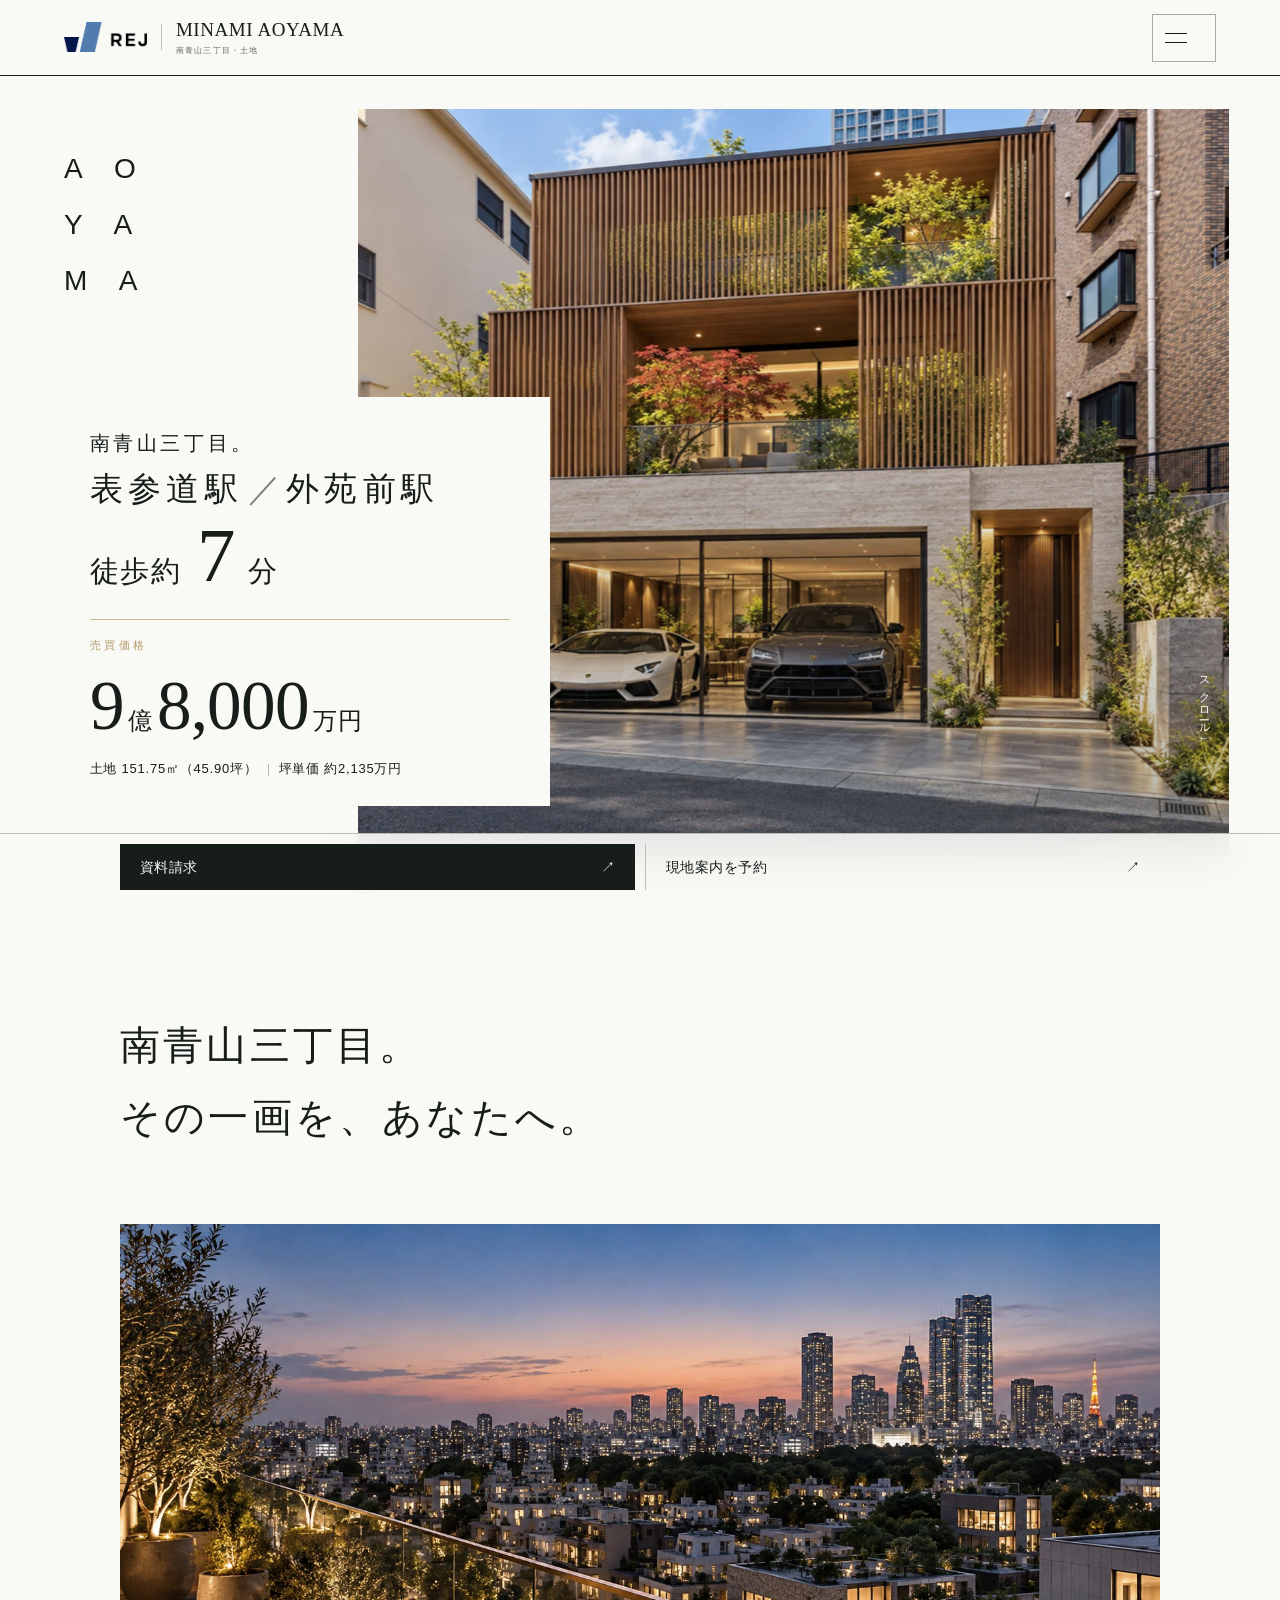
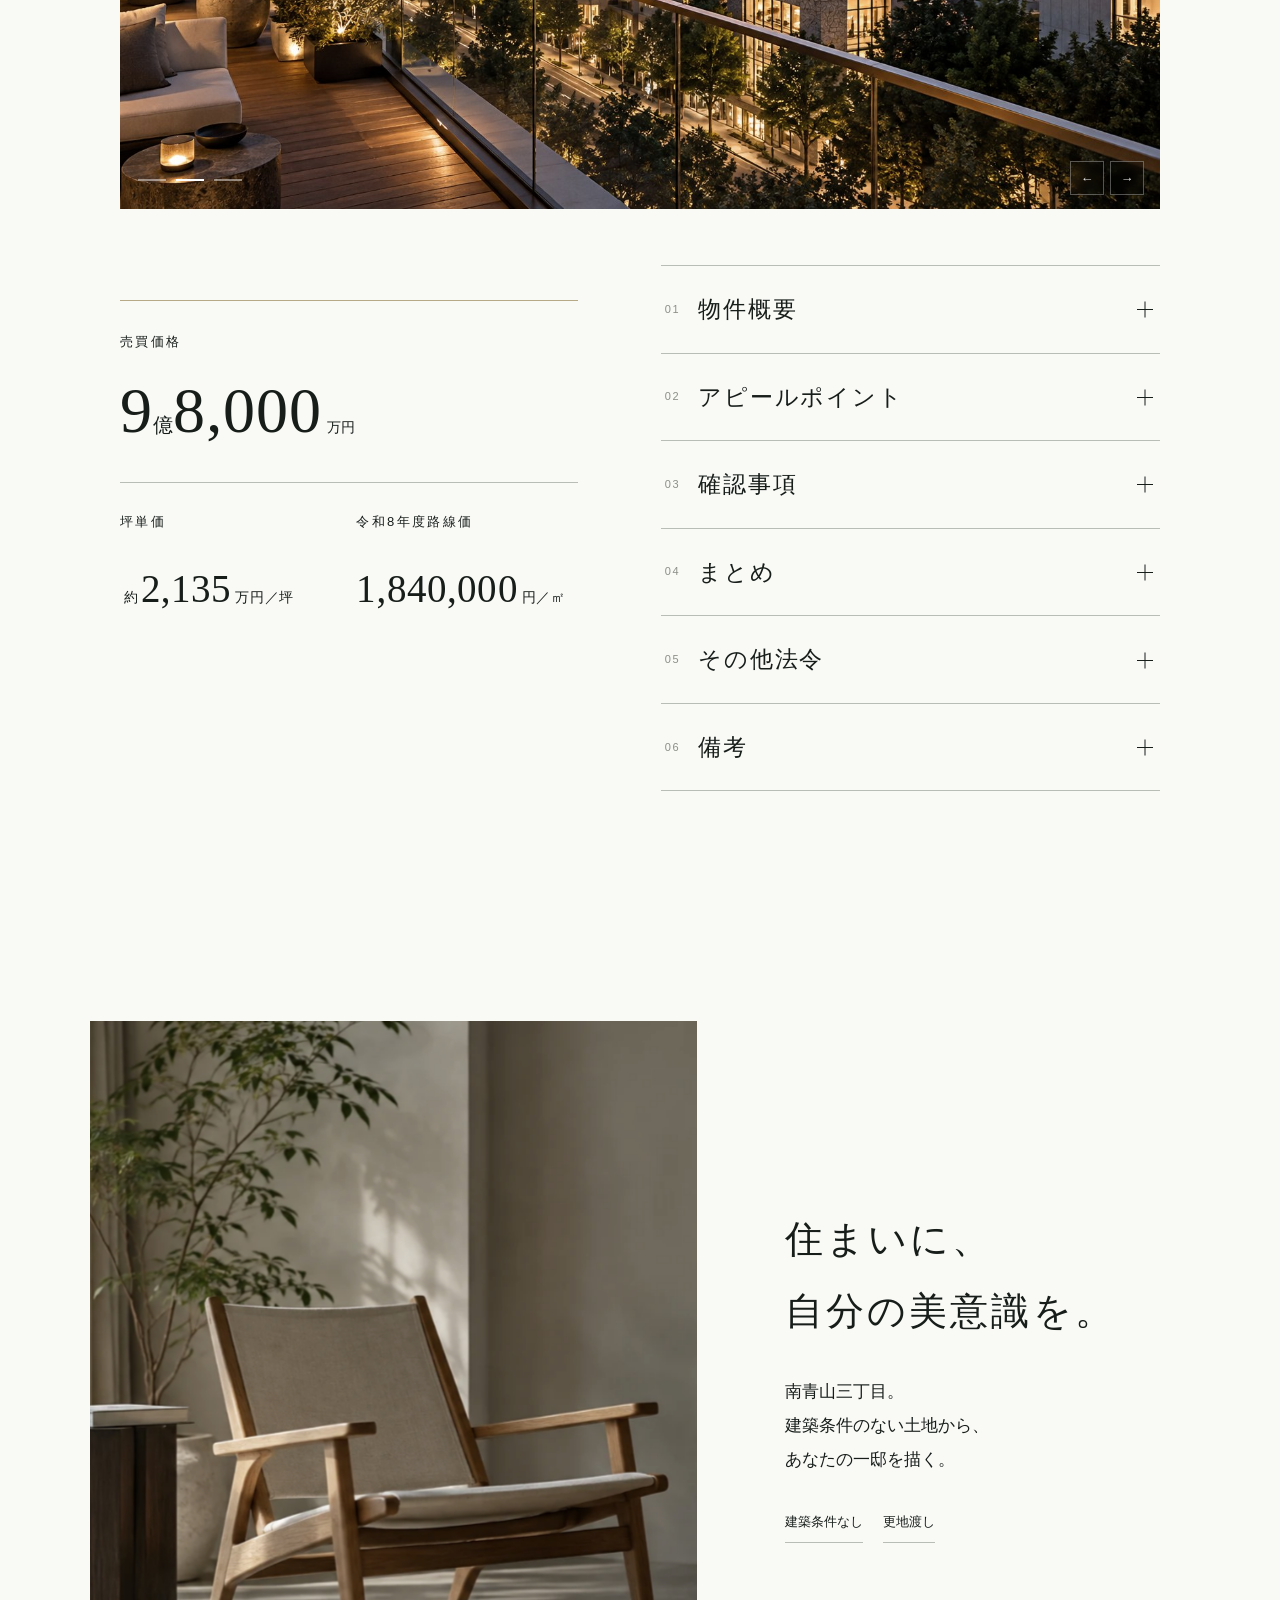
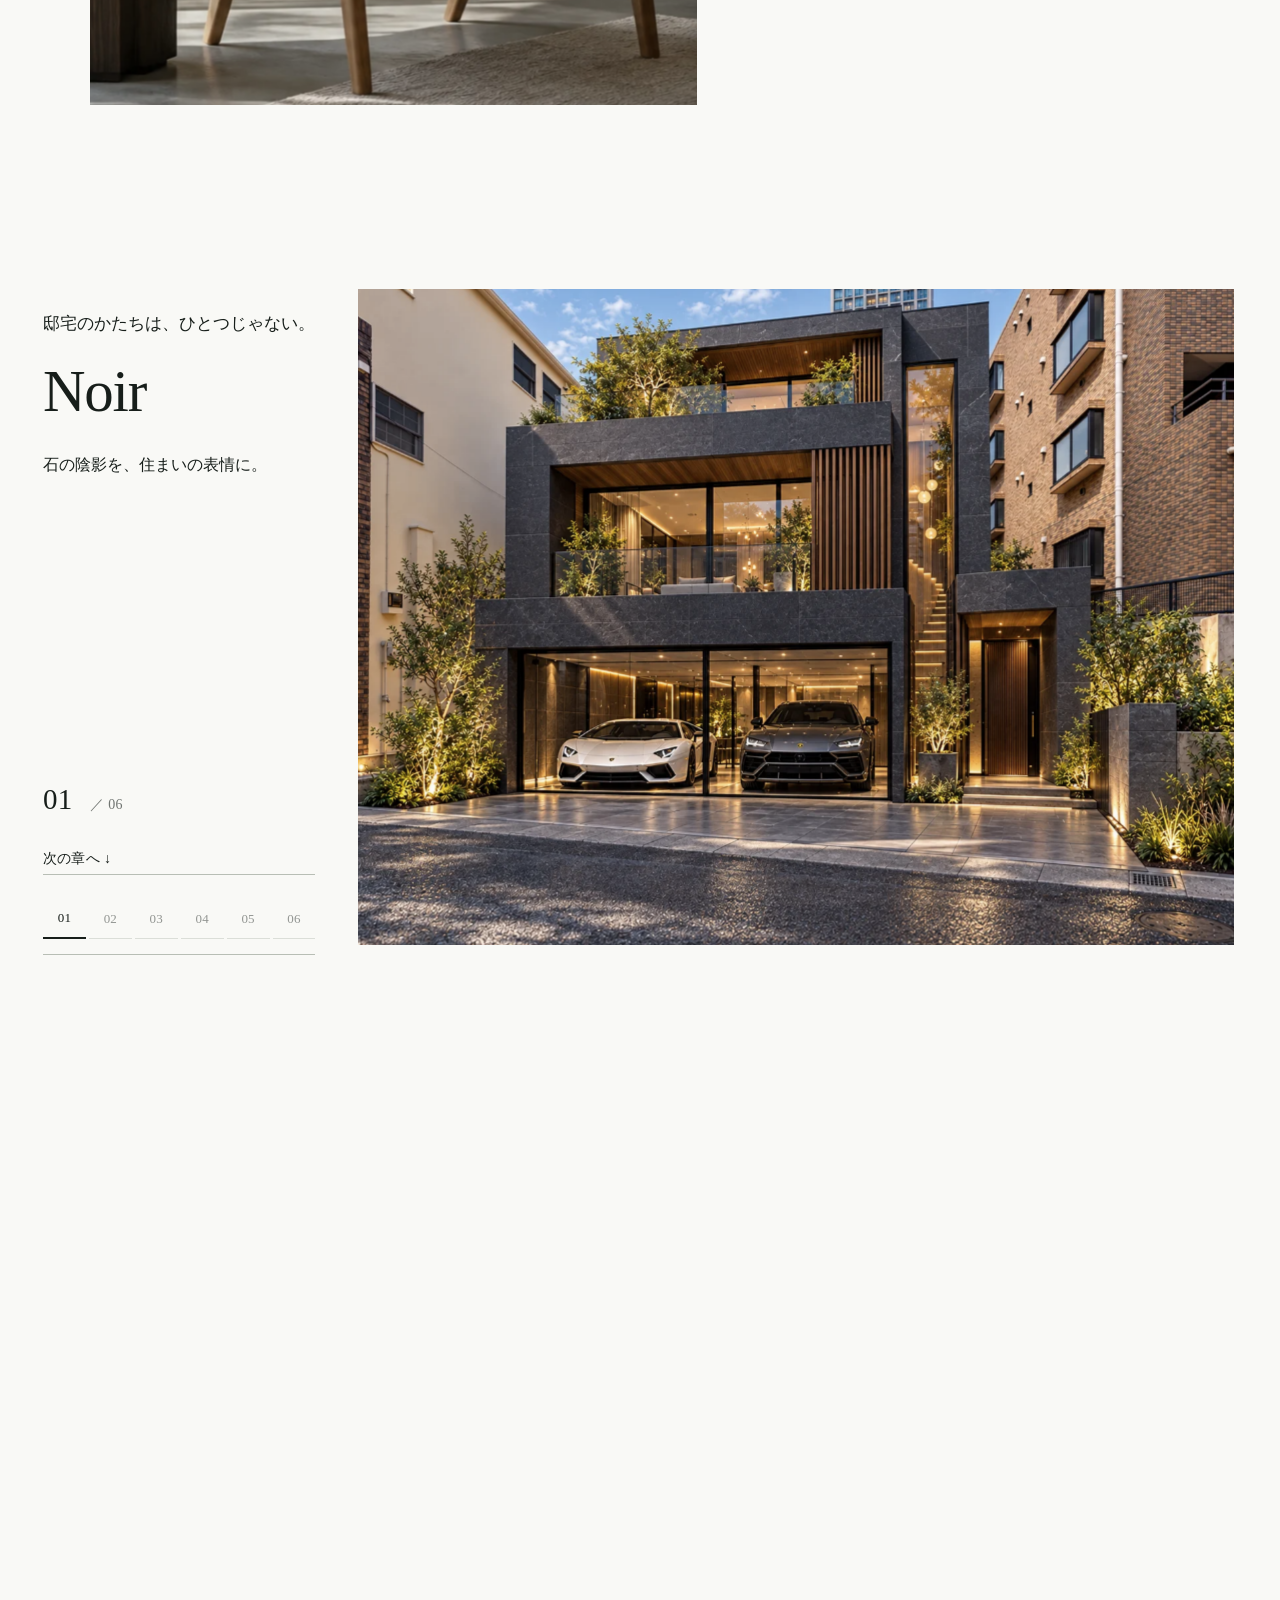
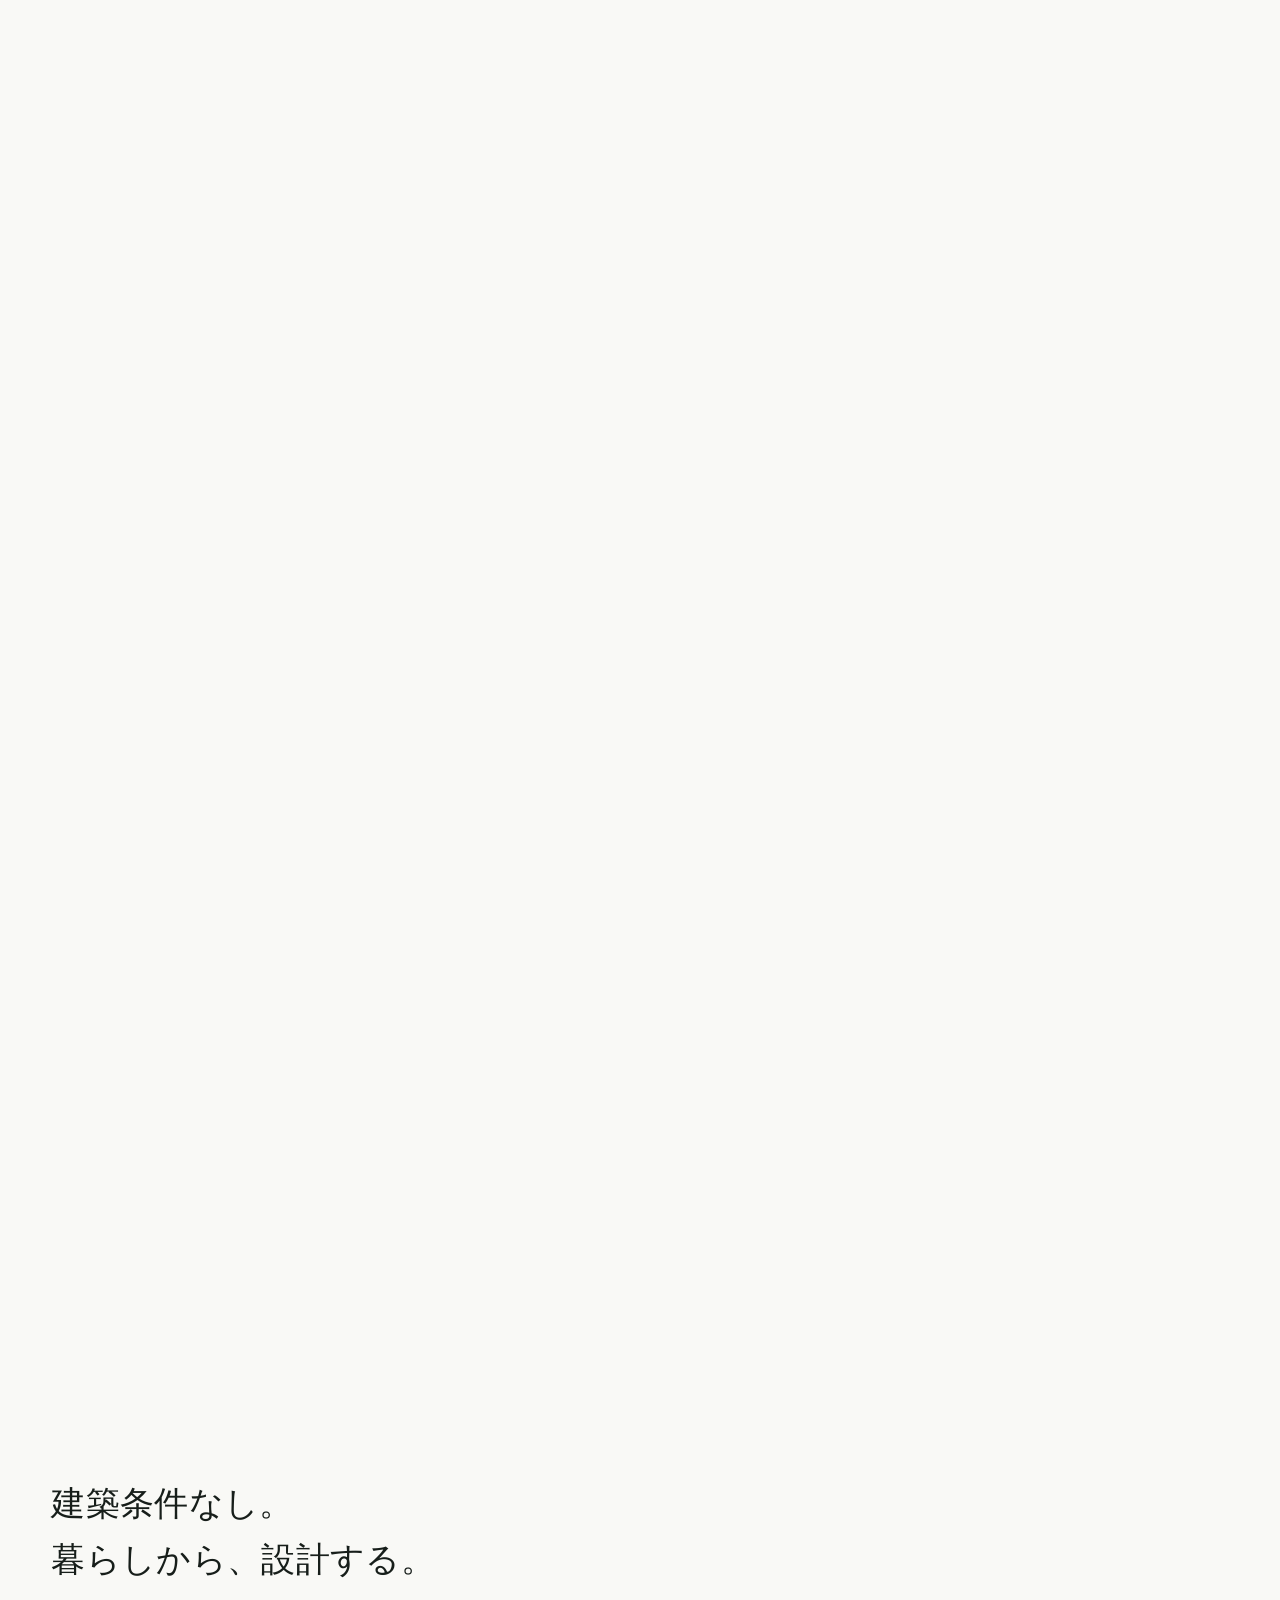
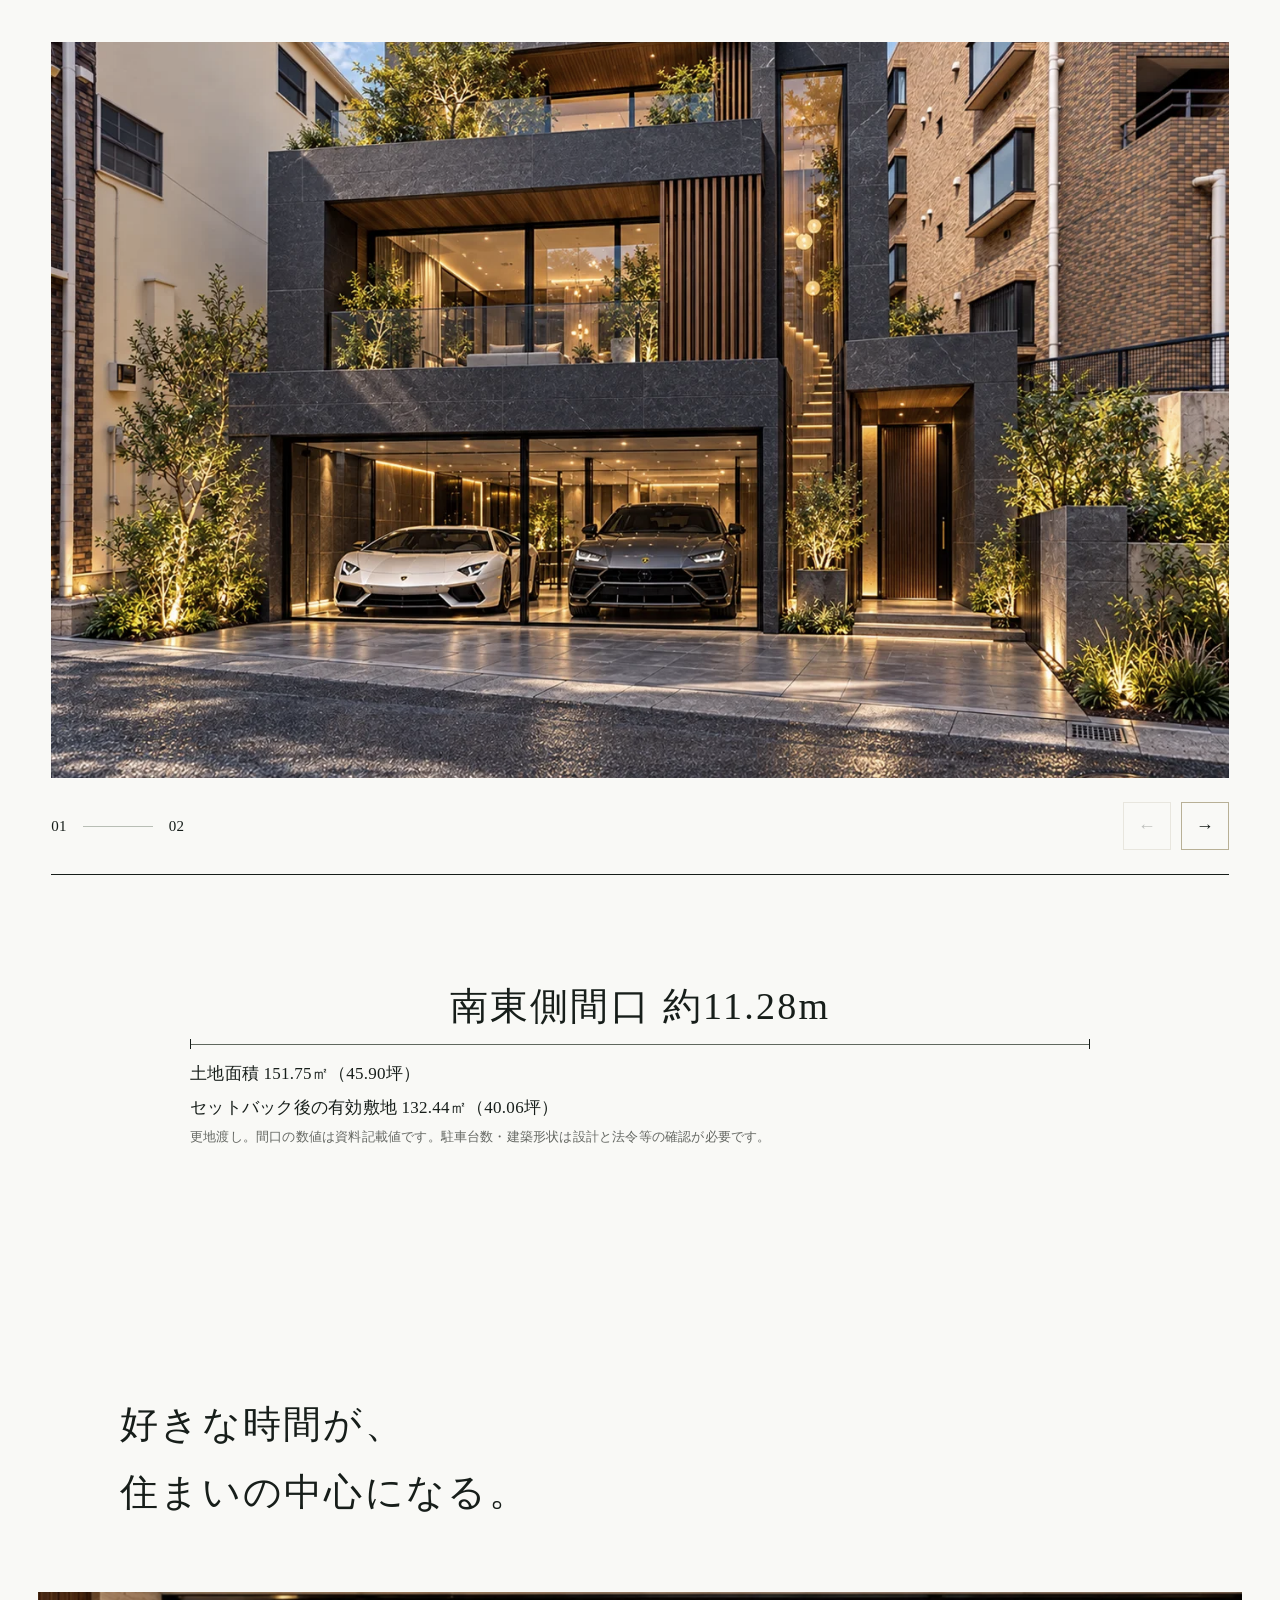
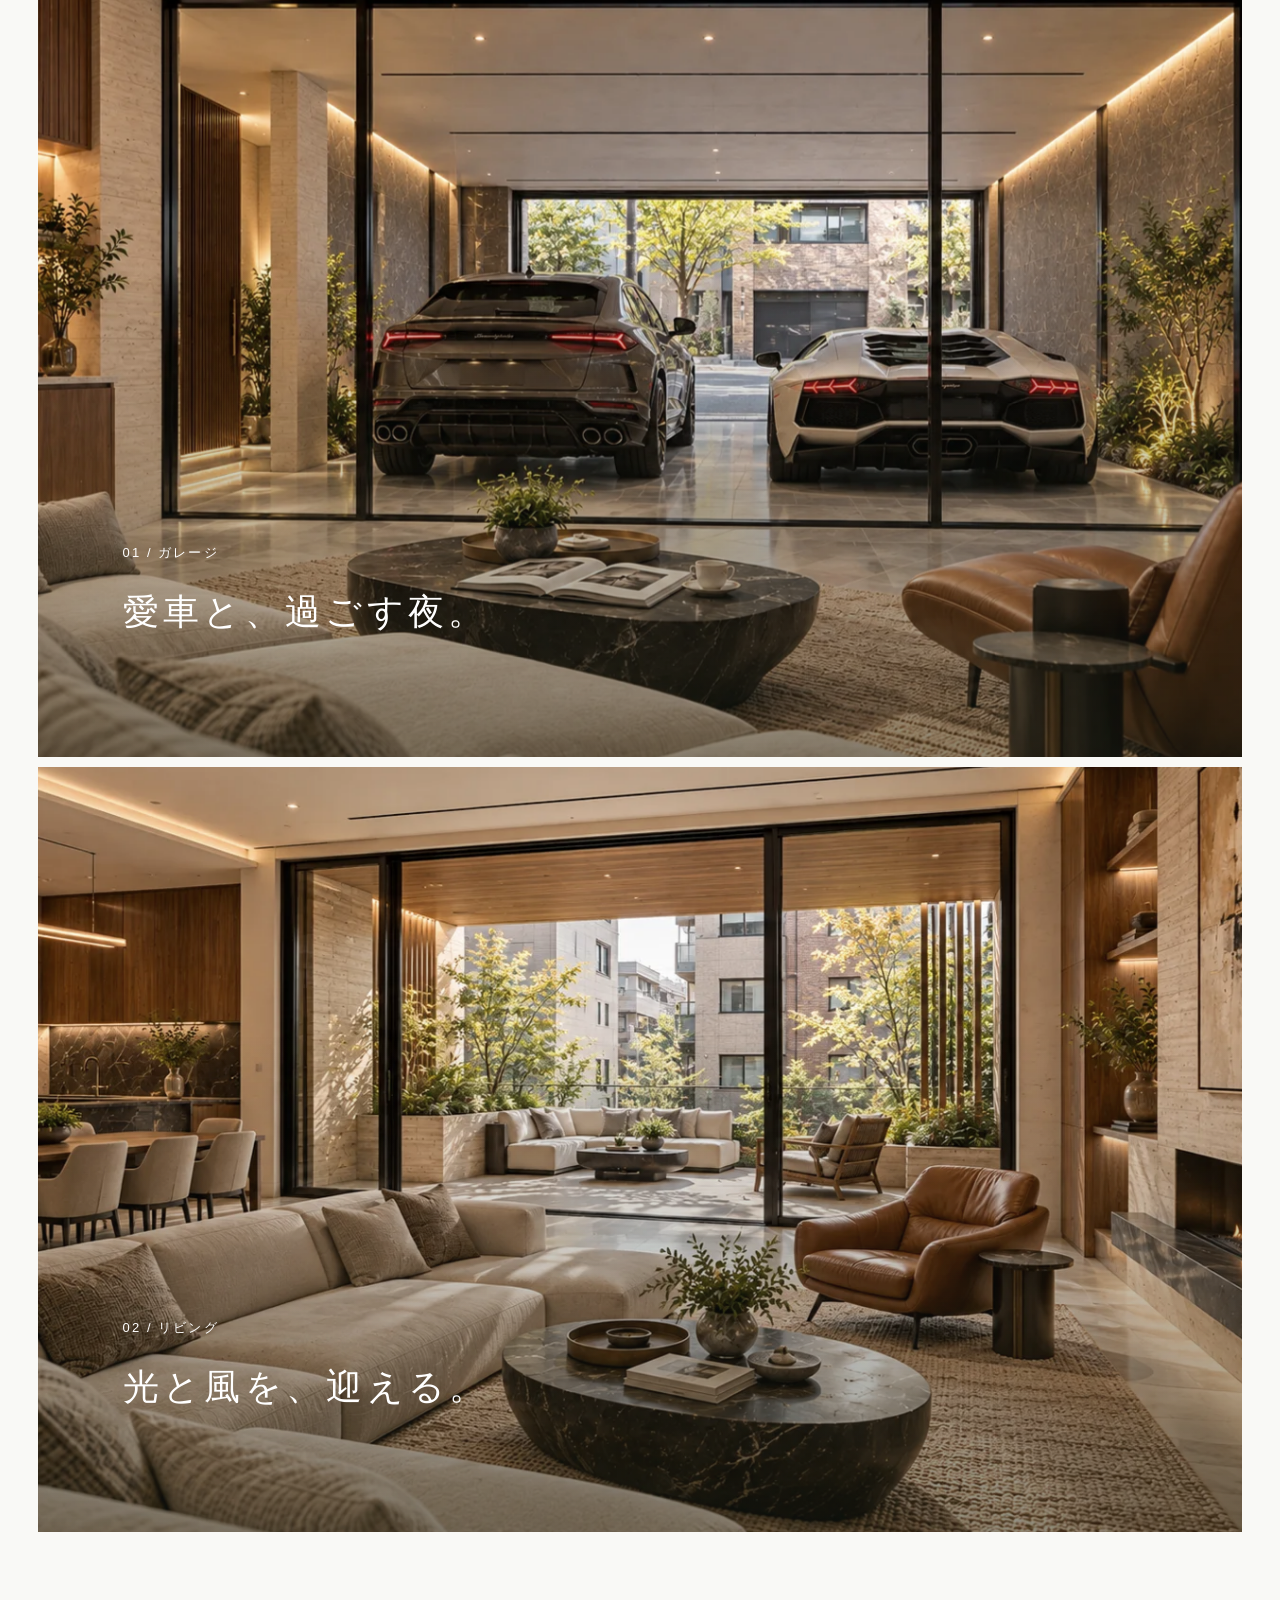
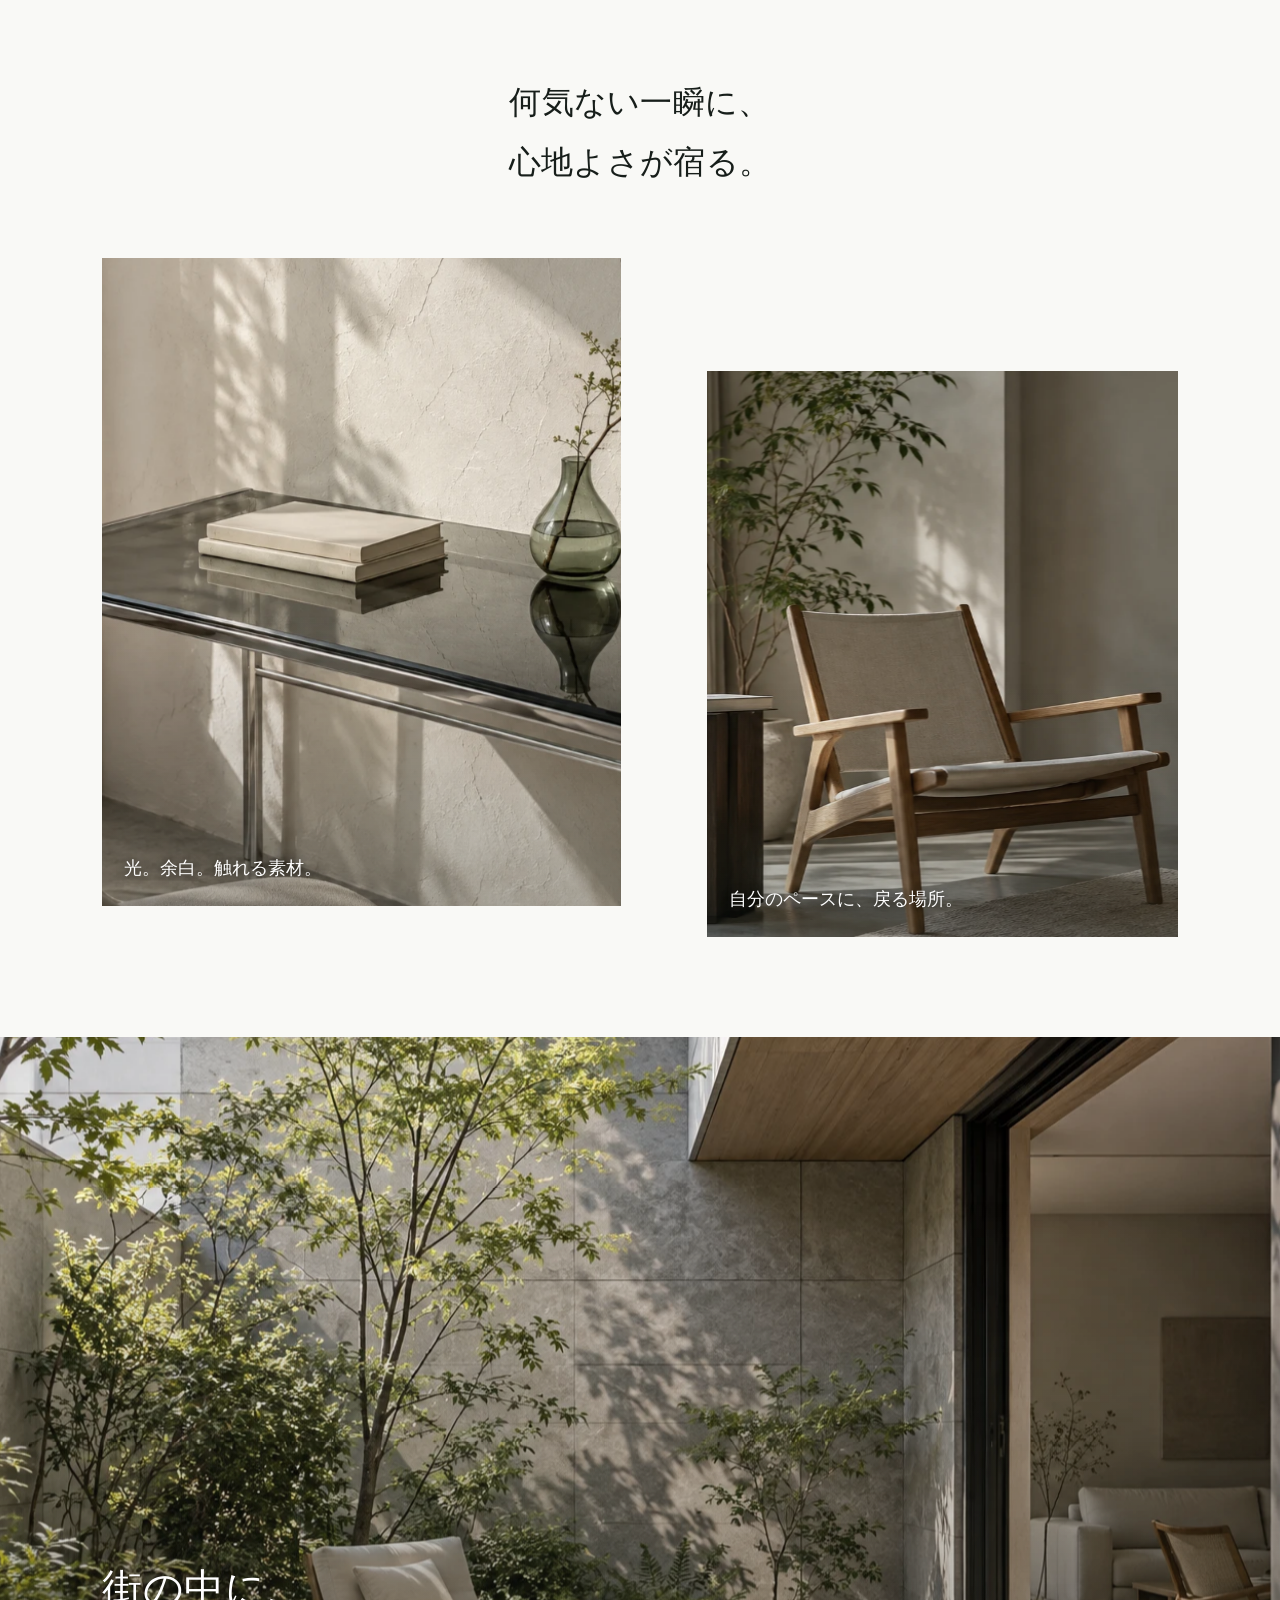
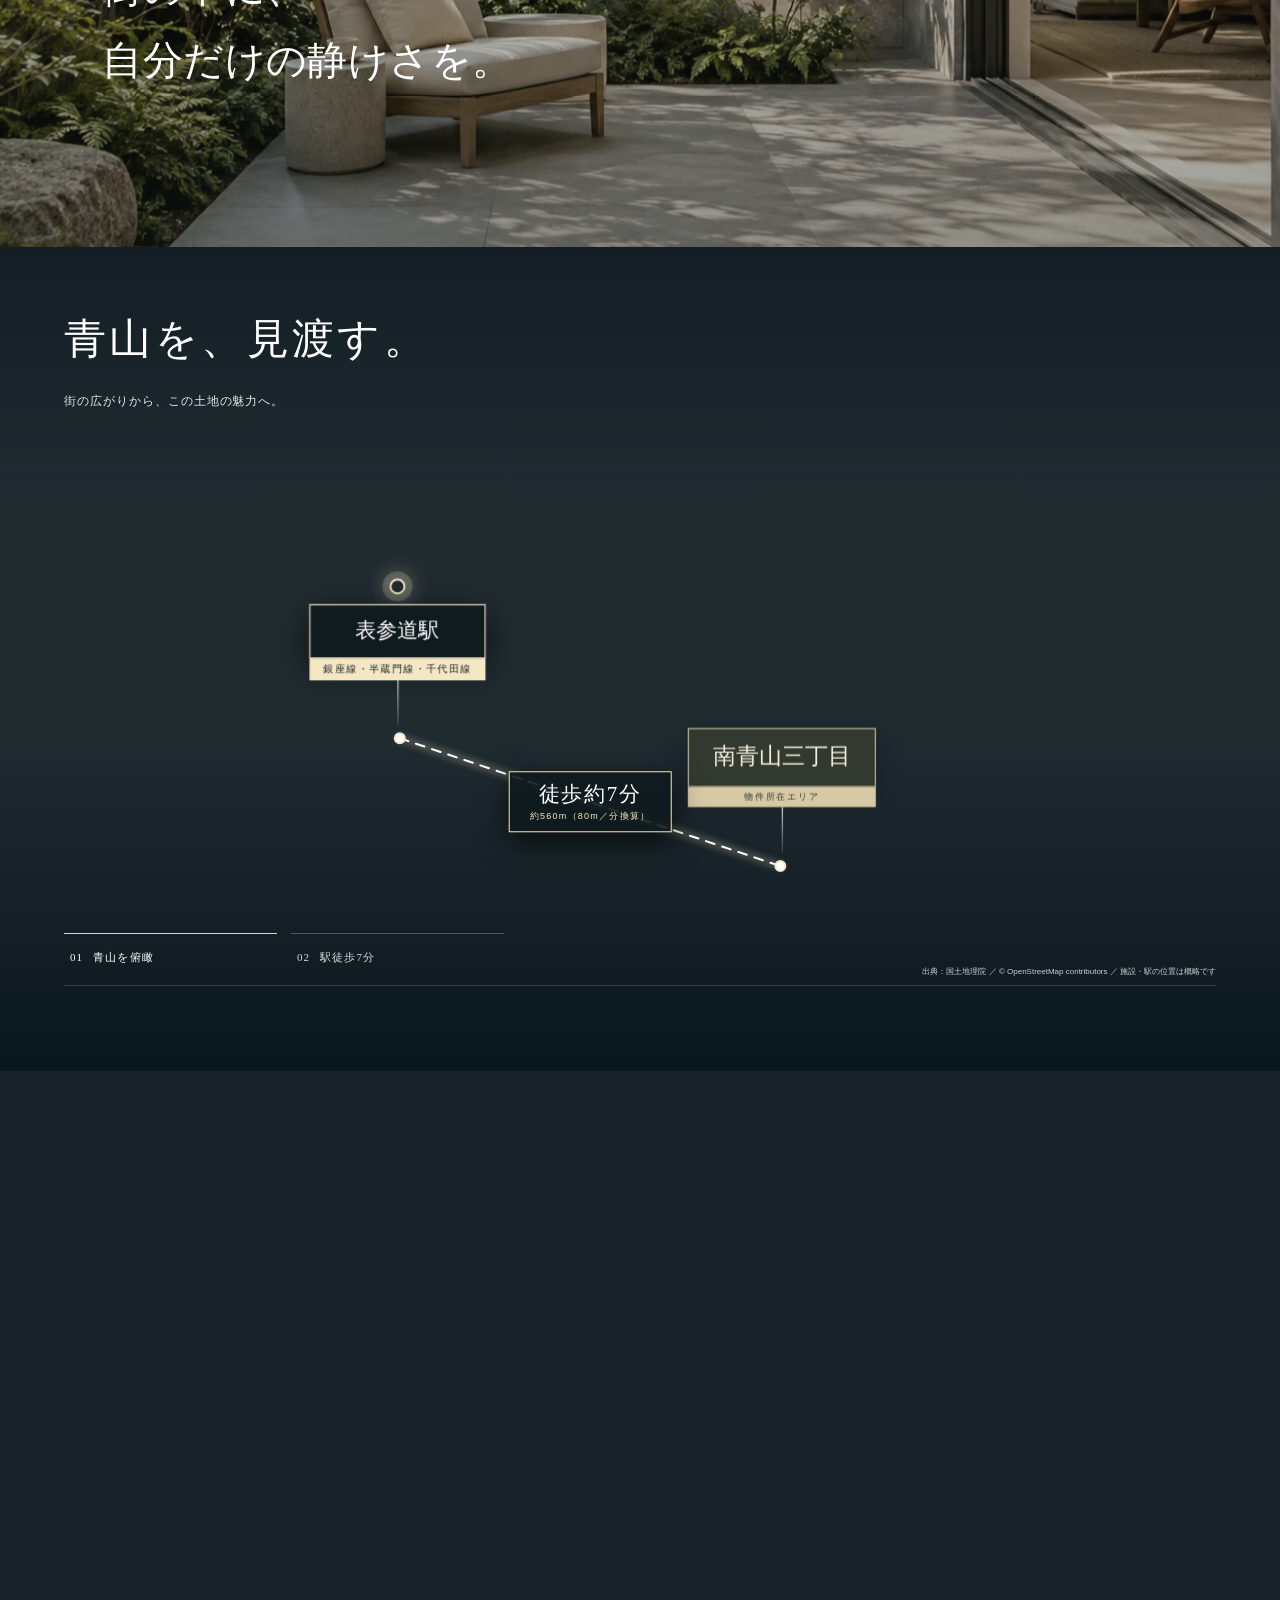
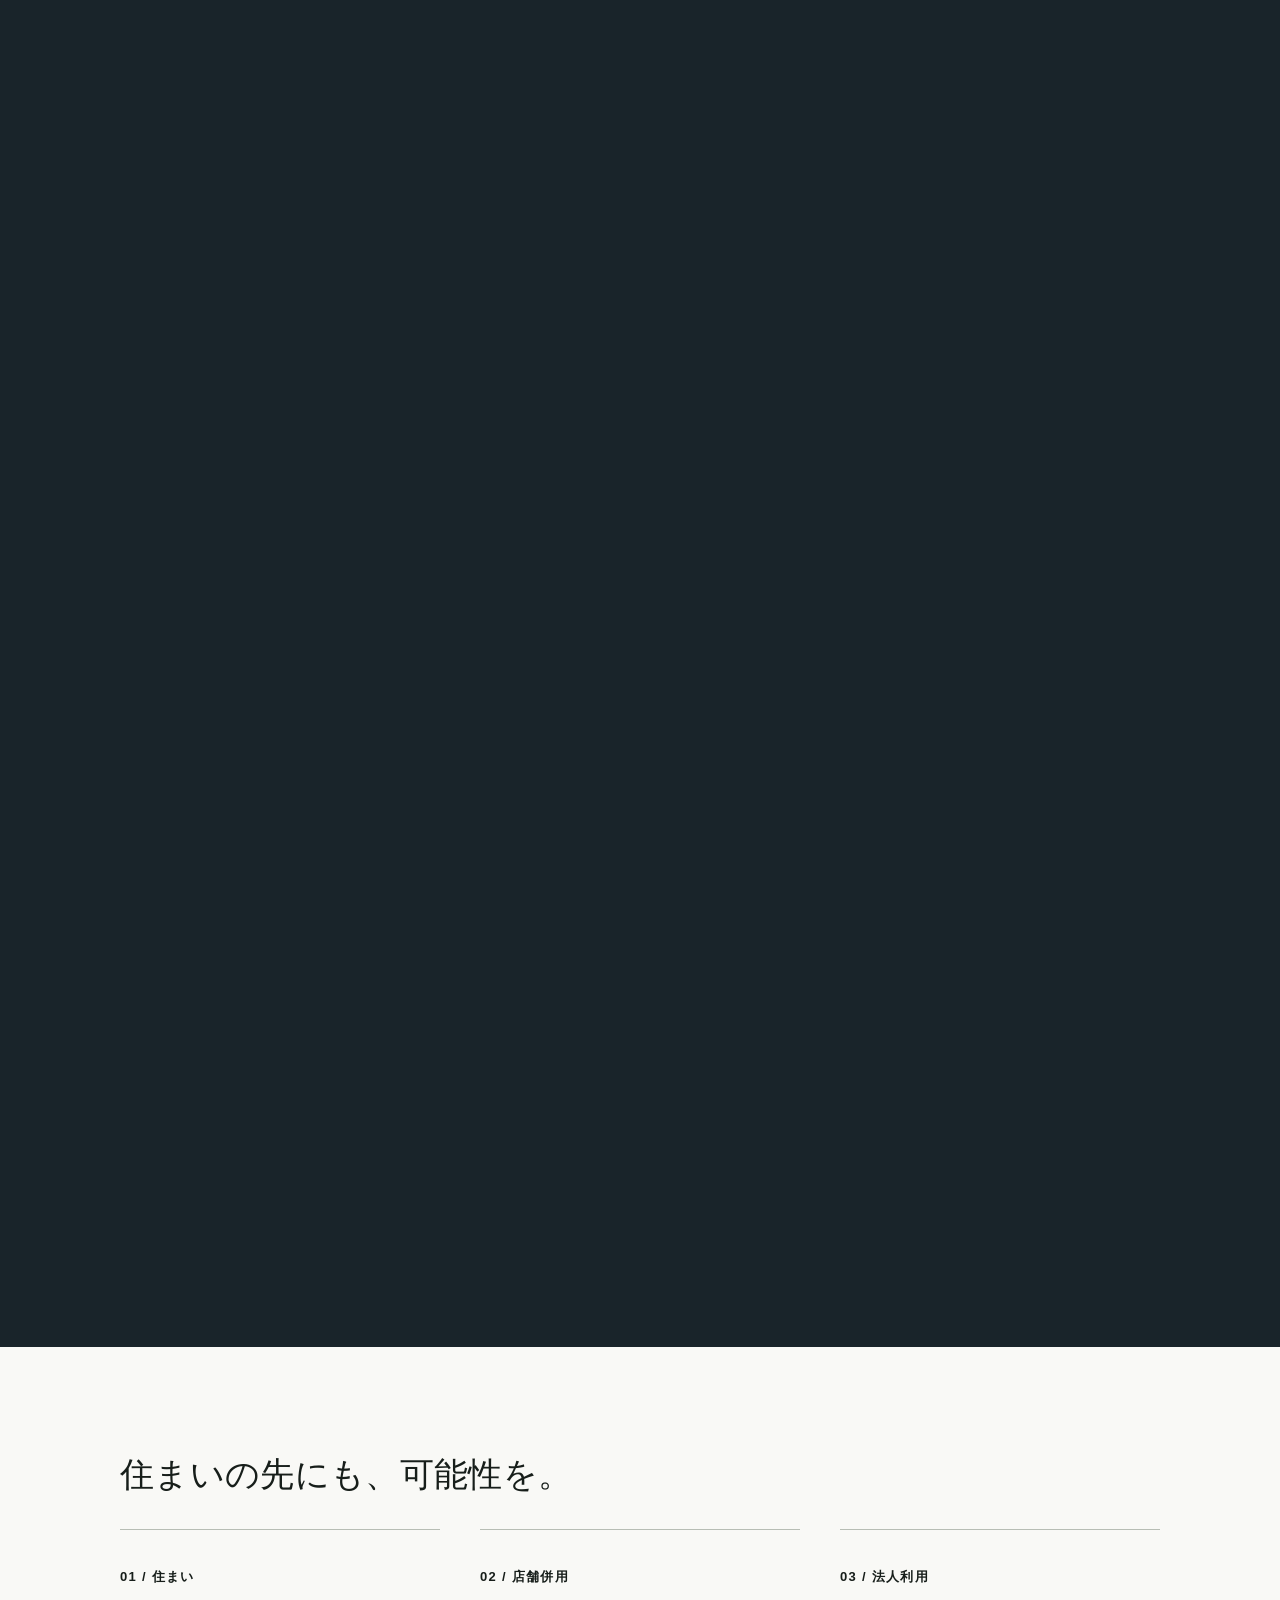
<file: index.html>
<!DOCTYPE html>

<html lang="ja"><head><meta charset="utf-8"/><link rel="icon" type="image/png" sizes="32x32" href="assets/brand/icon-32.png"/><link rel="apple-touch-icon" href="assets/brand/icon-180.png"/><meta name="robots" content="noindex,nofollow"/><meta content="width=device-width,initial-scale=1,viewport-fit=cover" name="viewport"/><title>南青山三丁目｜土地 45.90坪</title><link href="https://fonts.googleapis.com/css2?family=Cormorant+Garamond:wght@400;500&amp;display=swap" rel="stylesheet"/><link href="css/style.css?v=1" rel="stylesheet"/><link href="css/variants.css?v=1" rel="stylesheet"/><link href="css/photo-v2.css?v=1" rel="stylesheet"/><link href="css/design-v3.css?v=1" rel="stylesheet"/><link href="css/luxury-v4.css?v=1" rel="stylesheet"/><link href="css/aerial-v5.css?v=1" rel="stylesheet"/><link href="css/final-ac.css?v=1" rel="stylesheet"/><link href="css/c-final.css?v=22" rel="stylesheet"/></head><body class="variant-c photo-v2 design-v3 luxury-v4 final-ac"><header class="header"><a class="logo logo-brand" href="#" aria-label="REJ 南青山三丁目"><img class="logo-rej" alt="REJ" src="assets/brand/rej-logo.png" width="373" height="135"/><span class="logo-sep" aria-hidden="true"></span><span class="logo-name">MINAMI AOYAMA<small>南青山三丁目・土地</small></span></a><nav><a href="#intro">コンセプト</a><a href="#plans">建築デザイン</a><a href="#location">ロケーション</a><a href="#outline">物件概要</a></nav><button aria-controls="mobile-menu" aria-expanded="false" aria-label="メニューを開く" class="menu-btn" type="button">メニュー ＋</button></header><nav class="mobile-menu" hidden="" id="mobile-menu"><a href="#intro">コンセプト</a><a href="#plans">建築デザイン</a><a href="#location">ロケーション</a><a href="#outline">物件概要</a><a href="contact.html?type=%E8%B3%87%E6%96%99%E8%AB%8B%E6%B1%82">資料請求・現地案内</a><a class="menu-company" href="https://rej-inc.co.jp/about/outline.html" target="_blank" rel="noopener">会社概要 ↗</a></nav><main><section class="hero photo-hero editorial-photo"><div class="photo-hero-media"><img alt="木格子の参考外観CG" fetchpriority="high" src="assets/plan-4.webp"/></div><div aria-hidden="true" class="editorial-mark">A O<br/>Y A<br/>M A</div><div class="minimal-title"><h1>南青山三丁目。</h1><p class="station-hero"><span class="station-name">表参道駅<i>／</i>外苑前駅</span><span class="station-time"><span>徒歩約</span><strong>7</strong><span>分</span></span></p><div class="hero-price"><span class="hero-price-label">売買価格</span><p class="hero-price-num"><strong>9</strong><span class="u">億</span><strong>8,000</strong><span class="u">万円</span></p><p class="hero-price-meta">土地 151.75㎡（45.90坪）<i></i>坪単価 約2,135万円</p></div></div><a class="hero-scroll" href="#outline">スクロール ↓</a></section><section class="estate" id="outline"><div class="estate-heading wrap"><h2>南青山三丁目。<br/>その一画を、あなたへ。</h2></div><div class="site3d-wrap wrap"><div class="view-slider" id="views" aria-roledescription="カルーセル" aria-label="建物と青山の風景イメージ"><div class="view-track"><figure class="view-slide" data-src="assets/views/view-01.jpg"><img alt="南青山の街並みに建つ邸宅の外観イメージ" src="assets/views/view-01.jpg"/></figure><figure class="view-slide" data-src="assets/views/view-02.jpg"><img alt="屋上から望む青山の夕景イメージ" loading="lazy" src="assets/views/view-02.jpg"/></figure><figure class="view-slide" data-src="assets/views/view-03.jpg"><img alt="夜の邸宅の外観イメージ" loading="lazy" src="assets/views/view-03.jpg"/></figure></div><button class="view-arrow prev" type="button" aria-label="前の画像">←</button><button class="view-arrow next" type="button" aria-label="次の画像">→</button><div class="view-dots"></div></div></div><div class="estate-layout wrap"><div class="estate-visual"><div class="estate-price"><span>売買価格</span><p><strong>9</strong>億<strong>8,000</strong><small>万円</small></p></div><div class="estate-area"><div><span>坪単価</span><p><small class="pre">約</small>2,135<small>万円／坪</small></p></div><div><span>令和8年度路線価</span><p>1,840,000<small>円／㎡</small></p></div></div></div><div class="estate-information"><details class="estate-acc"><summary><span class="acc-no">01</span><span class="acc-title">物件概要</span><i class="acc-icon" aria-hidden="true"></i></summary><div class="acc-body"><dl><div><dt>物件種別</dt><dd>土地</dd></div><div><dt>所在地</dt><dd>港区南青山三丁目</dd></div><div><dt>交通</dt><dd>東京メトロ銀座線・半蔵門線・千代田線「表参道」駅 <span class="nw">徒歩約7分</span><br/>東京メトロ銀座線「外苑前」駅 <span class="nw">徒歩約7分</span></dd></div><div><dt>土地面積</dt><dd>151.75㎡（45.90坪）</dd></div><div><dt>実測面積</dt><dd>155.00㎡</dd></div><div><dt>有効敷地面積</dt><dd>132.44㎡（40.06坪）</dd></div><div><dt>セットバック部分</dt><dd>19.38㎡</dd></div><div><dt>地目</dt><dd>宅地</dd></div><div><dt>権利</dt><dd>所有権</dd></div><div><dt>用途地域</dt><dd>第二種中高層住居専用地域</dd></div><div><dt>建ぺい率</dt><dd>60%</dd></div><div><dt>容積率</dt><dd>300%</dd></div><div><dt>幅員</dt><dd>南東側 約4.0m</dd></div><div><dt>間口</dt><dd>南東側 約11.28m</dd></div><div><dt>現況</dt><dd>更地渡し</dd></div><div><dt>取引態様</dt><dd>売主代理</dd></div></dl></div></details><details class="estate-acc"><summary><span class="acc-no">02</span><span class="acc-title">アピールポイント</span><i class="acc-icon" aria-hidden="true"></i></summary><div class="acc-body"><ul class="acc-list"><li>「表参道」駅・「外苑前」駅 徒歩7分、南青山三丁目アドレスの希少な戸建て用地</li><li>建築条件なしの更地渡しで、邸宅を中心に自由度の高い建築計画が可能</li><li>南東側間口約11.28mを確保し、1階店舗・ギャラリー等を取り入れた計画も検討余地</li></ul></div></details><details class="estate-acc"><summary><span class="acc-no">03</span><span class="acc-title">確認事項</span><i class="acc-icon" aria-hidden="true"></i></summary><div class="acc-body"><ul class="acc-list"><li>公簿45.90坪に対してセットバック後の有効敷地面積は40.06坪となり、実質的な建築利用面積が縮小</li><li>前面道路幅員約4.0m、容積率低減係数0.4のため、指定容積率300%をそのまま消化できない点に注意</li><li>販売価格9億8,000万円と高額帯のため、出口は南青山の立地価値を評価する富裕層・法人需要が中心</li></ul></div></details><details class="estate-acc"><summary><span class="acc-no">04</span><span class="acc-title">まとめ</span><i class="acc-icon" aria-hidden="true"></i></summary><div class="acc-body"><ul class="acc-list"><li>表参道・外苑前を生活圏とする南青山三丁目の希少な更地案件</li><li>約46坪の土地に対し、建築条件なし・間口約11.28mという自由度が大きな強み</li><li>取得検討時はセットバック後の有効面積、道路幅員による容積率制限、建築可能ボリュームの精査が重要</li></ul></div></details><details class="estate-acc"><summary><span class="acc-no">05</span><span class="acc-title">その他法令</span><i class="acc-icon" aria-hidden="true"></i></summary><div class="acc-body"><p>準防火地域、24m第三種高度地区、日影規制3時間−2時間／測定面4m、容積率低減係数0.4、道路斜線勾配1.25、隣地斜線勾配1.25・立ち上がり高さ20m</p></div></details><details class="estate-acc"><summary><span class="acc-no">06</span><span class="acc-title">備考</span><i class="acc-icon" aria-hidden="true"></i></summary><div class="acc-body"><p>建築条件なし、土地境界確認書あり、参考建築プラン・建築CGあり</p></div></details></div></div></section><section class="photo-intro" id="intro"><div class="intro-photo" data-parallax="medium"><img alt="自然光と木の家具があるラウンジの暮らしイメージ" loading="lazy" src="assets/mood/quiet-lounge-v2.webp"/></div><div class="intro-copy"><h2>住まいに、<br/>自分の美意識を。</h2><p>南青山三丁目。<br/>建築条件のない土地から、<br/>あなたの一邸を描く。</p><div class="intro-tags"><span>建築条件なし</span><span>更地渡し</span></div></div></section><section aria-label="スクロールで見る6つの参考建築プラン" class="pinned-plans" id="plans"><div class="pin-scene"><div class="pin-visual"><figure aria-hidden="false" class="pin-slide is-active" data-index="0"><img alt="ノワール：参考外観CG" decoding="async" src="assets/plan-1.webp"/></figure><figure aria-hidden="true" class="pin-slide" data-index="1"><img alt="カーブ：参考外観CG" decoding="async" src="assets/plan-2.webp"/></figure><figure aria-hidden="true" class="pin-slide" data-index="2"><img alt="テラス：参考外観CG" decoding="async" src="assets/plan-3.webp"/></figure><figure aria-hidden="true" class="pin-slide" data-index="3"><img alt="格子：参考外観CG" decoding="async" src="assets/plan-4.webp"/></figure><figure aria-hidden="true" class="pin-slide" data-index="4"><img alt="コンクリート：参考外観CG" decoding="async" src="assets/plan-5.webp"/></figure><figure aria-hidden="true" class="pin-slide" data-index="5"><img alt="トラバーチン：参考外観CG" decoding="async" src="assets/plan-6.webp"/></figure></div><div class="pin-copy"><div class="pin-chapter"><p class="pin-kicker">邸宅のかたちは、ひとつじゃない。</p><h2 id="pin-title">Noir</h2><p id="pin-description">石の陰影を、住まいの表情に。</p></div><div class="pin-controls"><div class="pin-counter"><strong id="pin-number">01</strong><span>／ 06</span><a href="#after-plans">次の章へ ↓</a></div><div aria-label="参考プランを選ぶ" class="pin-dots"><button aria-label="1：ノワールを見る" aria-pressed="true" data-chapter="0" type="button"><span>01</span></button><button aria-label="2：カーブを見る" aria-pressed="false" data-chapter="1" type="button"><span>02</span></button><button aria-label="3：テラスを見る" aria-pressed="false" data-chapter="2" type="button"><span>03</span></button><button aria-label="4：格子を見る" aria-pressed="false" data-chapter="3" type="button"><span>04</span></button><button aria-label="5：コンクリートを見る" aria-pressed="false" data-chapter="4" type="button"><span>05</span></button><button aria-label="6：トラバーチンを見る" aria-pressed="false" data-chapter="5" type="button"><span>06</span></button></div><div class="pin-progress"><span></span></div></div></div></div></section><div class="plan-disclaimer wrap" id="after-plans"></div><section class="" id="land"><div class="wrap"><h2>建築条件なし。<br/>暮らしから、設計する。</h2><div aria-label="敷地・建築の3Dイメージ" aria-roledescription="カルーセル" class="site-carousel"><figure aria-label="1 / 2" class="site-slide" id="site-slide-1" role="group"><img alt="ノワールの参考建築CG" loading="eager" src="assets/plan-1.webp"/></figure><figure aria-label="2 / 2" class="site-slide" id="site-slide-2" role="group"><img alt="建築の3D参考イメージ" loading="eager" src="assets/plan-5.webp"/></figure></div><div class="site-controls"><div class="site-pagination"><span aria-live="polite" class="site-current">01</span><span class="site-rule"></span><span>02</span></div><div class="site-arrows"><button aria-label="前の3Dイメージ" data-site-step="-1" type="button">←</button><button aria-label="次の3Dイメージ" data-site-step="1" type="button">→</button></div></div><div class="frontage"><div class="dimension">南東側間口 約11.28m</div><p>土地面積 151.75㎡（45.90坪）<br/>セットバック後の有効敷地 132.44㎡（40.06坪）</p><p class="note">更地渡し。間口の数値は資料記載値です。駐車台数・建築形状は設計と法令等の確認が必要です。</p></div></div></section><section class="cinematic-living" id="living"><div class="living-intro wrap"><h2>好きな時間が、<br/>住まいの中心になる。</h2></div><article class="living-panel" data-parallax="large"><div class="living-image"><img alt="愛車を眺めるガレージリビングの参考CG" loading="lazy" src="assets/garage.webp"/></div><div class="living-caption"><span>01 / ガレージ</span><h3>愛車と、過ごす夜。</h3></div></article><article class="living-panel second" data-parallax="large"><div class="living-image"><img alt="テラス続きのリビング参考CG" loading="lazy" src="assets/living.webp"/></div><div class="living-caption"><span>02 / リビング</span><h3>光と風を、迎える。</h3></div></article></section><section class="atmosphere" id="atmosphere"><div class="atmosphere-head wrap"><h2>何気ない一瞬に、<br/>心地よさが宿る。</h2></div><div class="mood-grid"><figure data-parallax="medium"><img alt="リネン・ガラス・家具の静かな質感を表す生成イメージ" loading="lazy" src="assets/mood/still-life-v2.webp"/><figcaption>光。余白。触れる素材。</figcaption></figure><figure data-parallax="medium"><img alt="自然光に包まれたラウンジの生成イメージ" loading="lazy" src="assets/mood/quiet-lounge-v2.webp"/><figcaption>自分のペースに、戻る場所。</figcaption></figure></div></section><section class="terrace-scene" data-parallax="large" id="terrace"><div class="terrace-image"><img alt="石と植栽に囲まれた小さなテラスの生成イメージ" loading="lazy" src="assets/mood/terrace-soft-v2.webp"/></div><div class="terrace-copy"><h2>街の中に、<br/>自分だけの静けさを。</h2></div></section><section aria-label="青山の航空写真とアクセス" class="aerial-story" id="location"><div class="aerial-stage" data-chapter="0"><div aria-label="実際の航空写真と建物形状を用いた青山周辺の立体ビュー" class="aerial-canvas" role="img"></div><div class="aerial-labels"></div><div class="aerial-heading"><span class="aerial-kicker">AOYAMA, FROM ABOVE</span><h2 class="aerial-title">青山を、見渡す。</h2><p class="aerial-description">街の広がりから、この土地の魅力へ。</p></div><div class="aerial-loading" role="status">AOYAMA / 航空写真を読み込み中</div><div class="aerial-bottom"><div aria-label="航空写真の表示段階" class="aerial-steps"><button aria-pressed="true" data-geo-chapter="0" type="button"><b>01</b>青山を俯瞰</button><button aria-pressed="false" data-geo-chapter="1" type="button"><b>02</b>駅徒歩7分</button></div><p class="aerial-credit">出典：<a href="https://maps.gsi.go.jp/development/ichiran.html" rel="noopener" target="_blank">国土地理院</a> ／ <a href="https://www.openstreetmap.org/copyright" rel="noopener" target="_blank">© OpenStreetMap contributors</a> ／ 施設・駅の位置は概略です</p></div><div class="aerial-progress"><span></span></div></div></section><section class="" id="possibilities"><div class="wrap"><h2>住まいの先にも、可能性を。</h2><div class="possibilities"><article><b>01 / 住まい</b><h3>自邸・役員邸</h3><p>プライベートな暮らしと、ゲストを迎える空間を検討。</p></article><article><b>02 / 店舗併用</b><h3>ギャラリー・店舗併用</h3><p>住居と仕事場を組み合わせる活用を検討。</p></article><article><b>03 / 法人利用</b><h3>法人保有・事業利用</h3><p>自社拠点や将来の売却を含め、保有目的に応じて検討。</p></article></div><p class="note">用途・営業形態によって法令等の制限があります。各用途の可否は個別確認が必要です。将来の資産価値・収益・売却を保証するものではありません。</p></div></section><section class="volume" id="volume"><div class="wrap"><h2>建てられる大きさを、<br/>正確に知ることから。</h2><div class="volume-editorial"><div class="volume-box designed-volume"><figure class="volume-photo"><img alt="建築ボリュームの参考イメージ" loading="lazy" src="assets/plan-6.webp"/></figure><span>セットバック後の有効敷地</span><strong>132.44㎡ / 40.06坪</strong><p>土地面積151.75㎡に対し、セットバック部分は19.38㎡です。</p></div><div class="volume-box designed-volume"><figure class="volume-photo"><img alt="建築の検討イメージ" loading="lazy" src="assets/plan-5.webp"/></figure><span>前面道路と建築ボリューム</span><strong>南東側道路 約4.0m</strong><p>指定容積率300%をそのまま利用できない場合があります。構成資料の延床約210㎡前後は設計確認前の目安です。</p></div></div><p class="note">ガレージ・地下室の床面積の扱いを含め、建築ボリュームは法令、敷地条件、設計により異なります。詳細は設計士等による確認が必要です。数値・適用条件の確認後に検討書をご案内します。</p><a class="btn" data-request="資料請求" href="contact.html?type=%E8%B3%87%E6%96%99%E8%AB%8B%E6%B1%82" style="margin-top:24px">建築ボリューム検討書を請求する</a></div></section><section class="cta-final" id="contact"><div class="cta-grid"><div class="cta-copy"><h2 class="cta-display"><span class="l1">PRIVATE</span><span class="l2"><span class="cta-jp">この土地から始まる、<br/>あなただけの計画を。</span><i class="cta-rule" aria-hidden="true"></i><span>ACCESS</span></span></h2><div class="cta-actions"><a class="cta-row" href="contact.html?type=%E8%B3%87%E6%96%99%E8%AB%8B%E6%B1%82"><span class="cta-label">資料請求</span><span class="cta-arrow" aria-hidden="true"><svg viewBox="0 0 24 24"><path d="M5 19 19 5M9 5h10v10"/></svg></span></a><a class="cta-row" href="contact.html?type=%E7%8F%BE%E5%9C%B0%E6%A1%88%E5%86%85"><span class="cta-label">現地案内を予約</span><span class="cta-arrow" aria-hidden="true"><svg viewBox="0 0 24 24"><path d="M5 19 19 5M9 5h10v10"/></svg></span></a></div></div></div></section></main><footer class="site-footer"><div class="site-footer-inner"><a class="site-footer-logo" href="https://rej-inc.co.jp/" target="_blank" rel="noopener" aria-label="REJ株式会社 公式サイト"><img alt="REJ" src="assets/brand/rej-logo.png" width="373" height="135"/></a><nav class="site-footer-nav" aria-label="フッター"><a href="https://rej-inc.co.jp/about/outline.html" target="_blank" rel="noopener">会社概要 ↗</a><a href="contact.html?type=%E8%B3%87%E6%96%99%E8%AB%8B%E6%B1%82">資料請求・現地案内</a><a href="#outline">物件概要</a></nav><small class="site-footer-copy">© REJ株式会社</small></div></footer><div aria-label="お問い合わせ" class="sticky"><a class="btn primary" data-request="資料請求" href="contact.html?type=%E8%B3%87%E6%96%99%E8%AB%8B%E6%B1%82">資料請求</a><a class="btn" data-request="現地案内" href="contact.html?type=%E7%8F%BE%E5%9C%B0%E6%A1%88%E5%86%85">現地案内を予約</a></div><script src="js/app.js?v=1"></script><script src="js/motion.js?v=3"></script><script src="js/design-v3.js?v=1"></script><script src="js/luxury-v4.js?v=1"></script><script src="js/slot.js?v=2"></script><script src="js/aerial-v5.js?v=2" type="module"></script><script src="js/final-ac.js?v=1"></script><script src="js/view-slider.js?v=1"></script></body></html>
</file>
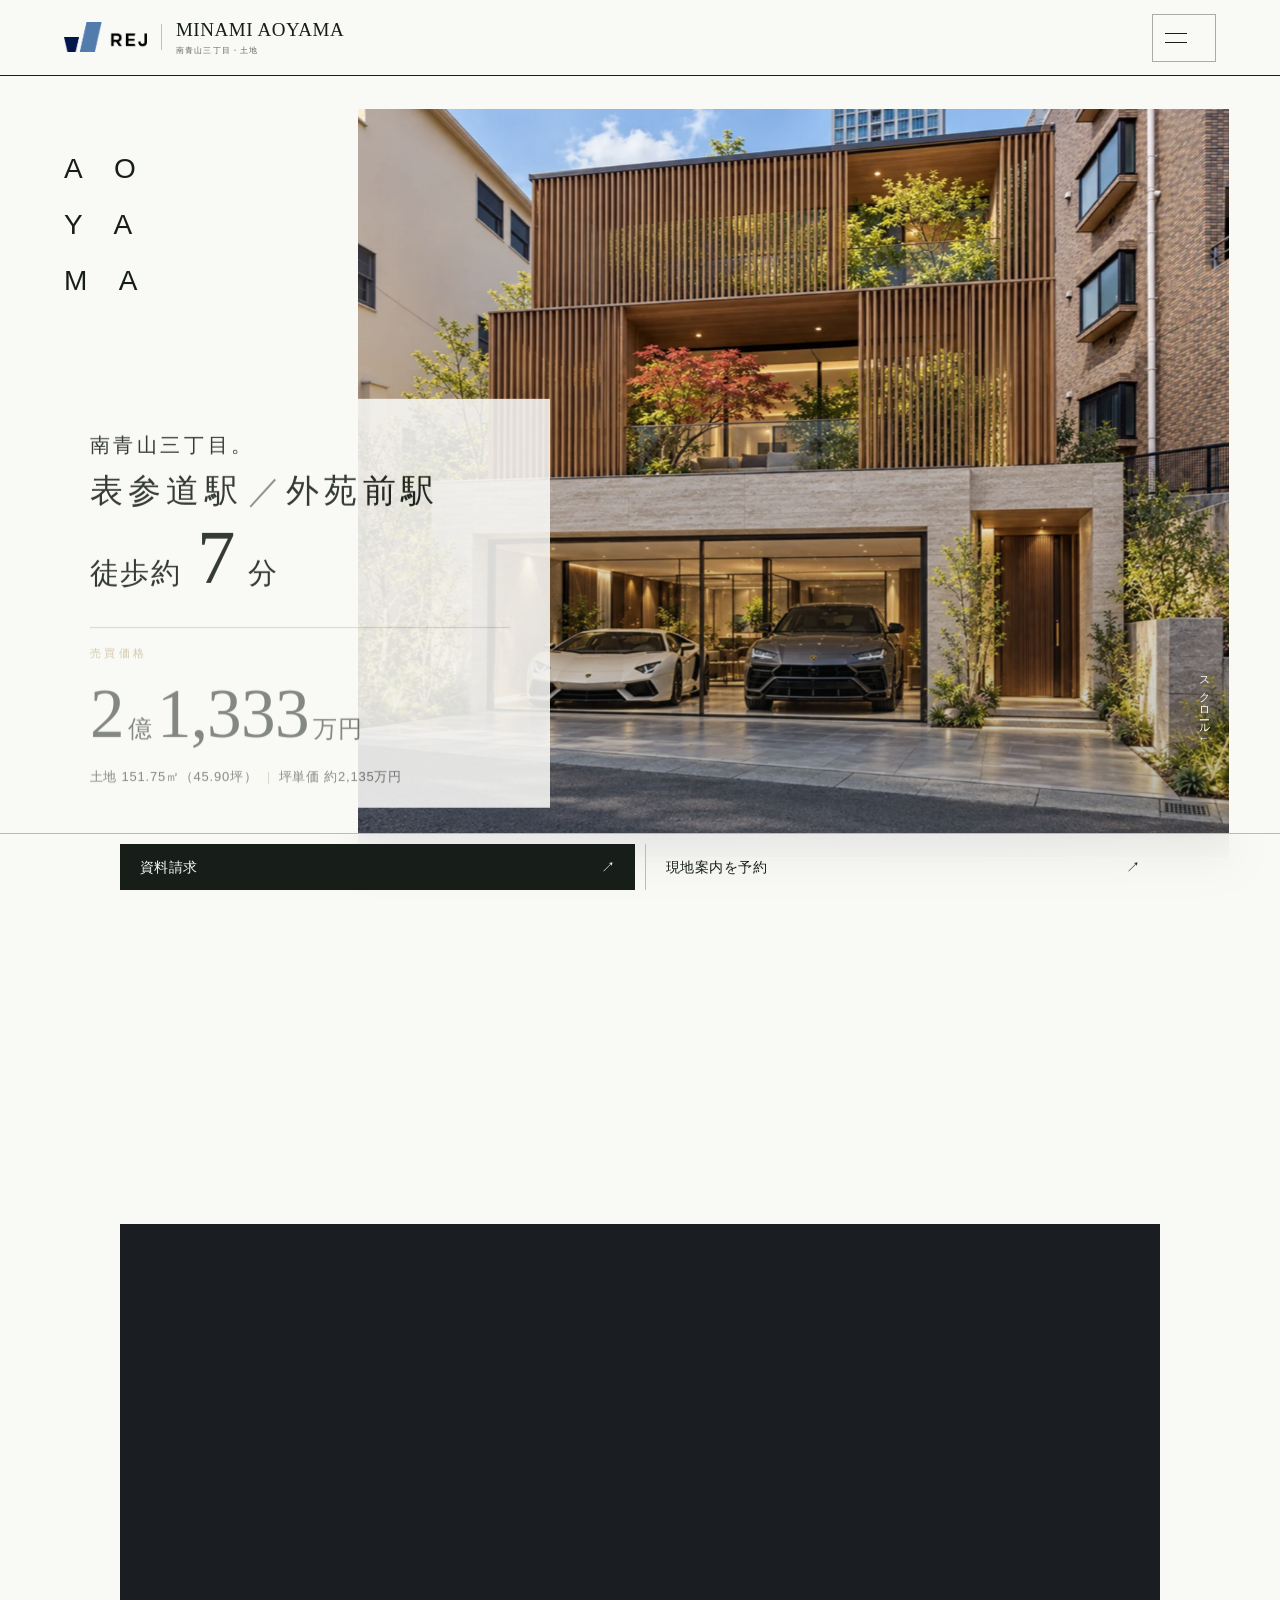
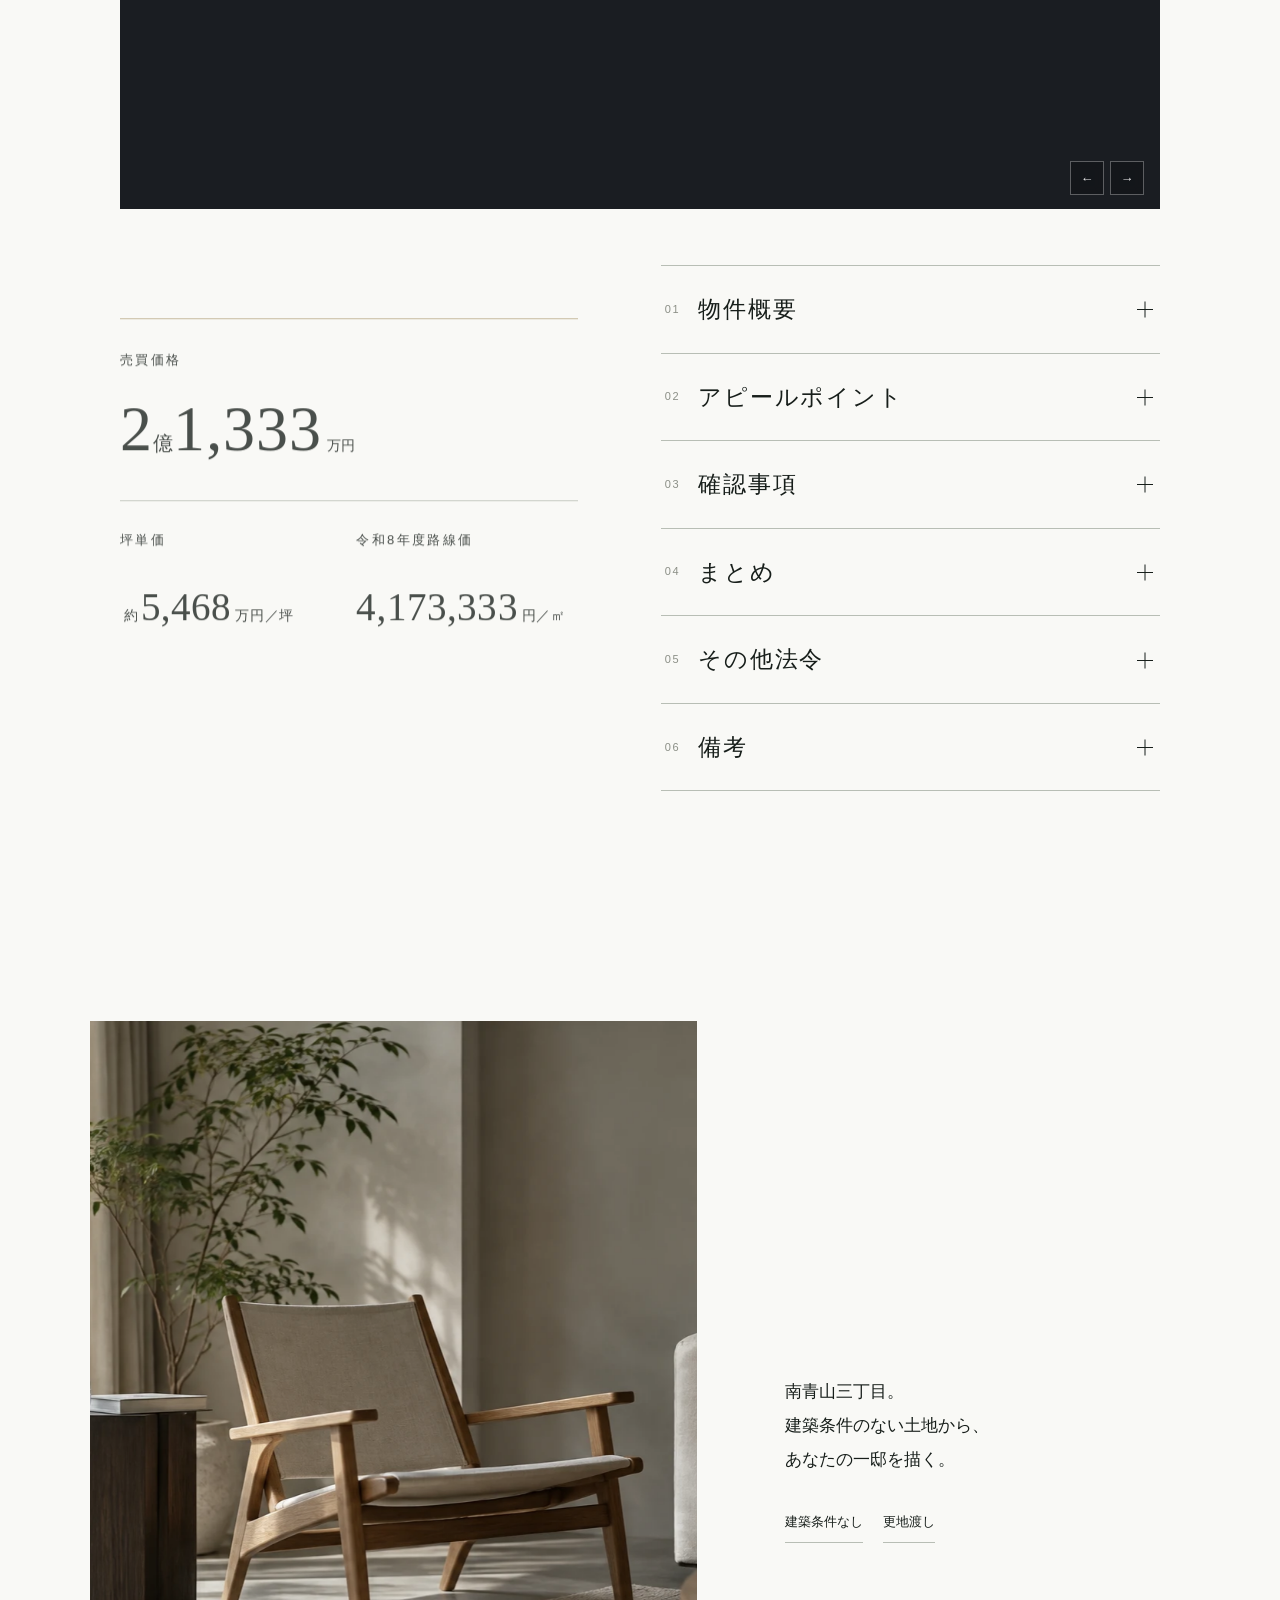
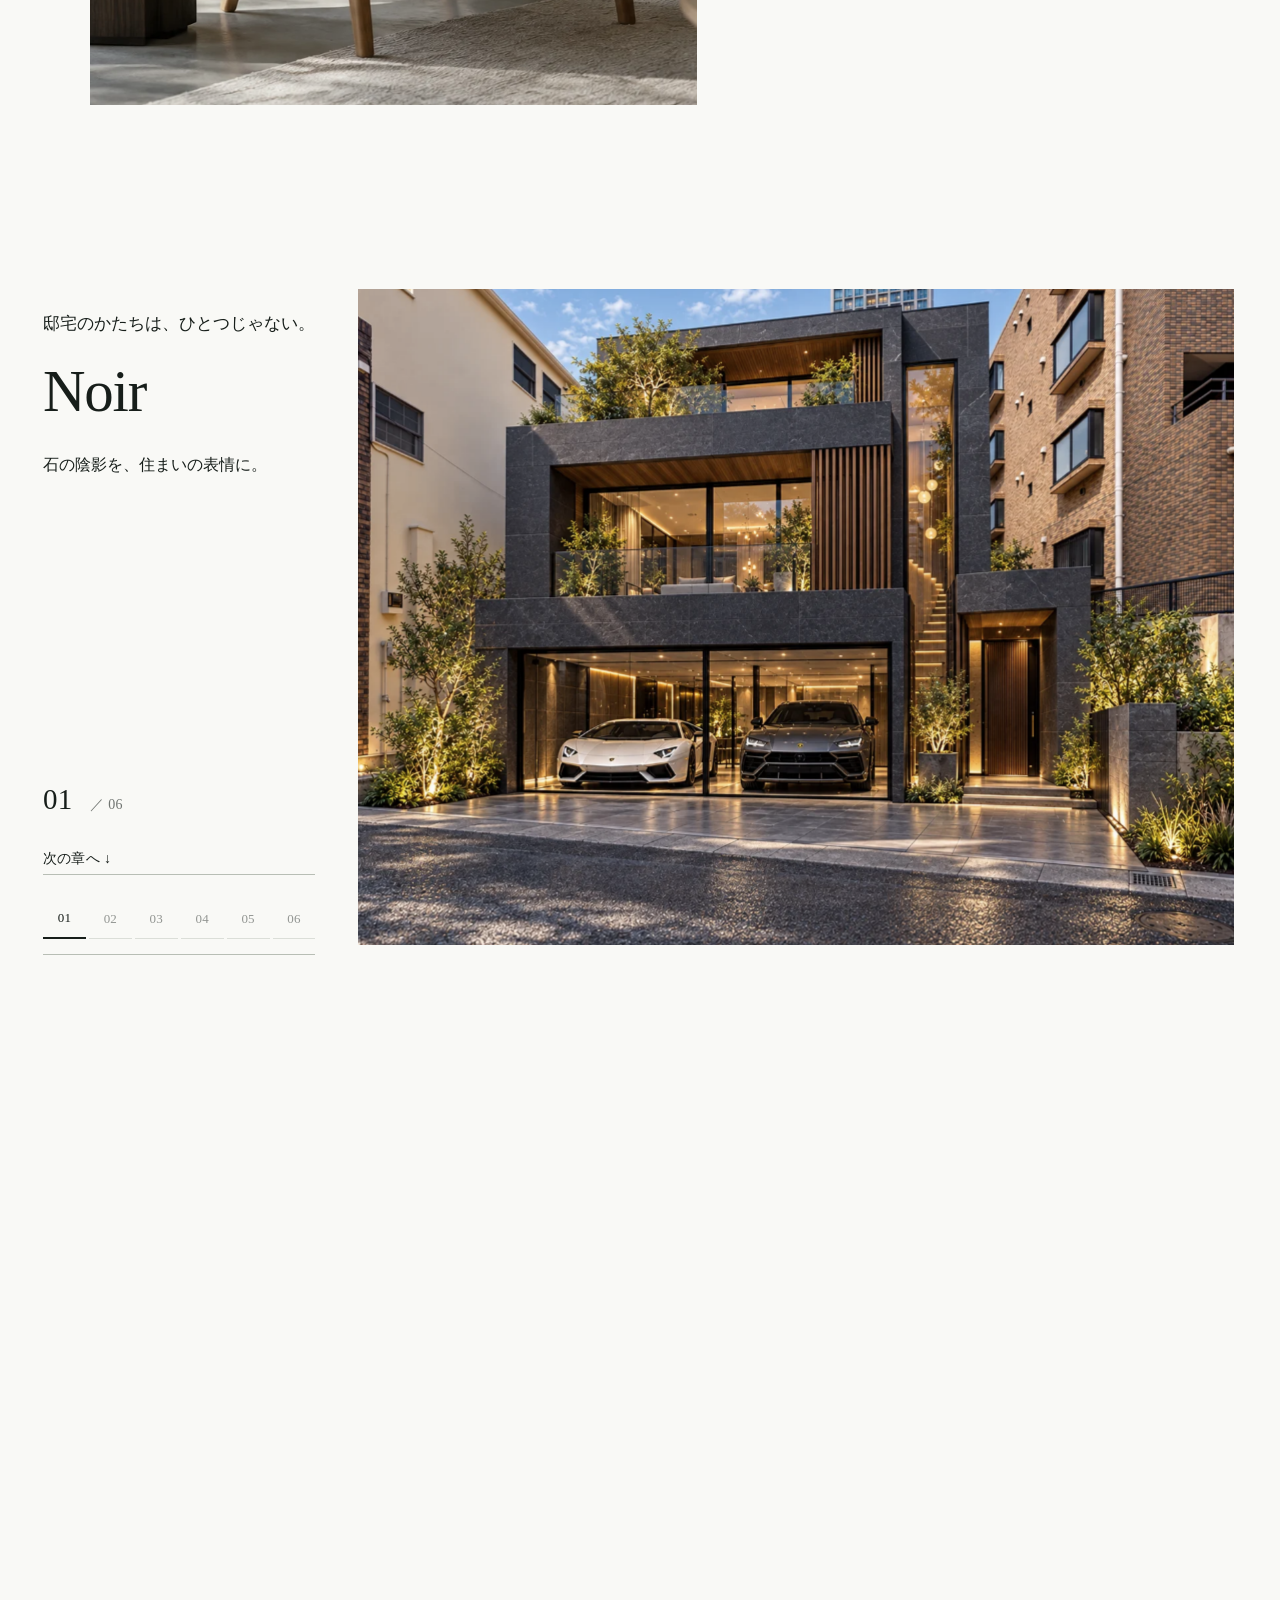
<file: a.html>
<!DOCTYPE html><html lang="ja"><head><meta charset="utf-8"/><meta name="robots" content="noindex,nofollow"/><meta http-equiv="refresh" content="0; url=./"/><title>南青山三丁目</title></head><body><a href="./">南青山三丁目のページへ</a></body></html>
</file>
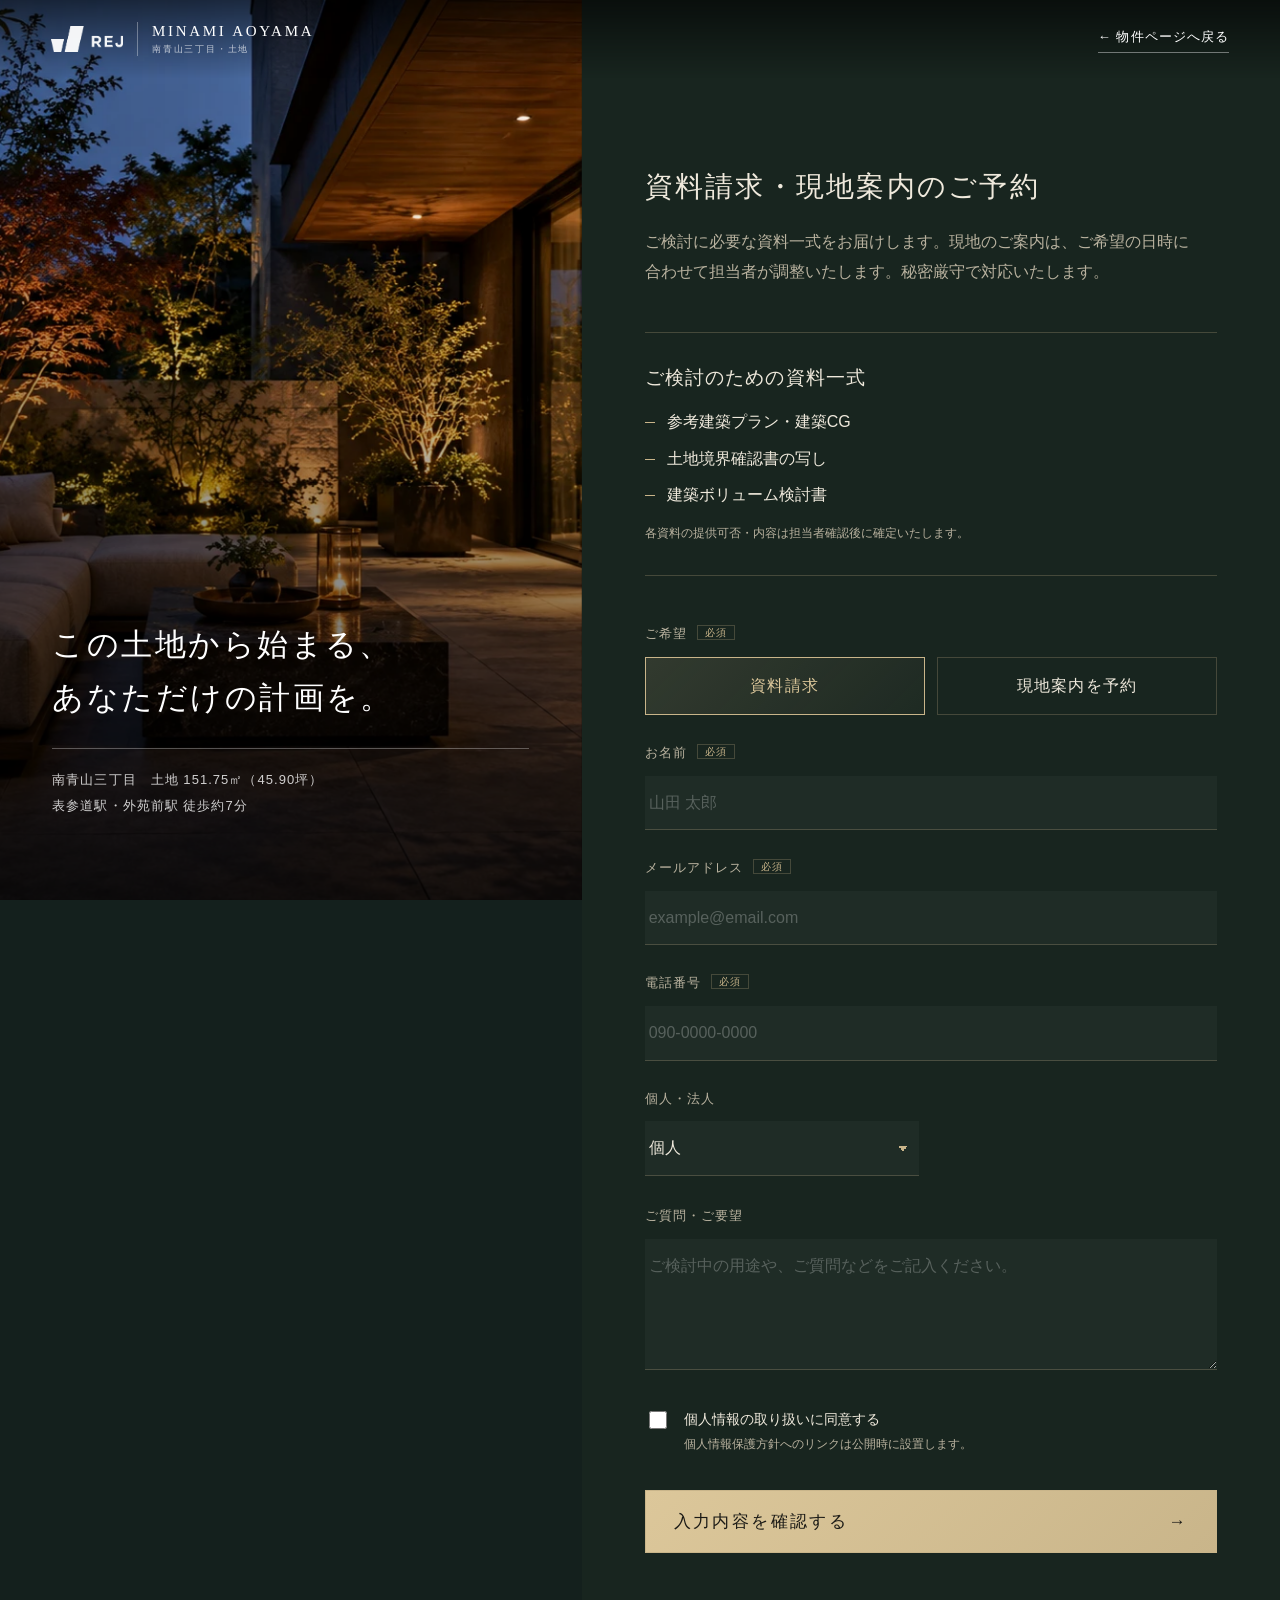
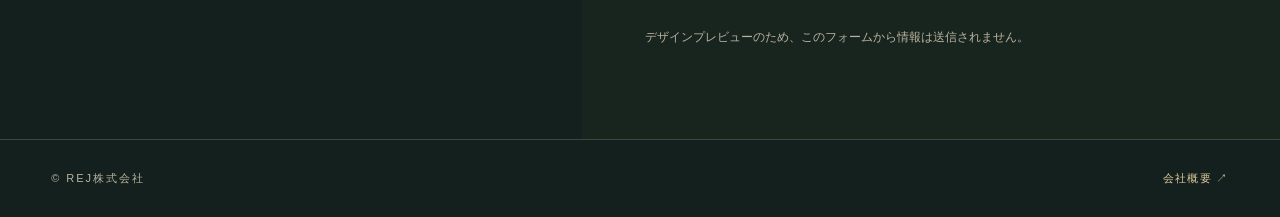
<file: contact.html>
<!DOCTYPE html>
<html lang="ja">
<head>
<meta charset="utf-8"/>
<link rel="icon" type="image/png" sizes="32x32" href="assets/brand/icon-32.png"/>
<link rel="apple-touch-icon" href="assets/brand/icon-180.png"/>
<meta content="width=device-width,initial-scale=1,viewport-fit=cover" name="viewport"/>
<meta name="robots" content="noindex,nofollow"/>
<title>お問い合わせ｜南青山三丁目</title>
<link href="css/contact.css?v=4" rel="stylesheet"/>
<script>
/* デザイン（A/C）を先に決めてチラつきを防ぐ */
document.documentElement.dataset.design='c';
</script>
</head>
<body>
<header class="c-header">
 <a class="c-logo" data-back href="index.html"><img class="c-logo-rej" alt="REJ" src="assets/brand/rej-logo.png" width="373" height="135"/><span class="c-logo-name">MINAMI AOYAMA<small>南青山三丁目・土地</small></span></a>
 <a class="c-back" data-back href="index.html"><span aria-hidden="true">←</span> 物件ページへ戻る</a>
</header>

<main class="c-main">
 <aside class="c-visual" aria-hidden="true">
  <img class="c-visual-img" alt="" src="assets/mood/terrace-dusk.webp"/>
  <div class="c-visual-copy">
   
   <p class="c-visual-title">この土地から始まる、<br/>あなただけの計画を。</p>
   <p class="c-visual-meta">南青山三丁目　土地 151.75㎡（45.90坪）<br/>表参道駅・外苑前駅 徒歩約7分</p>
  </div>
 </aside>

 <section class="c-form-wrap" aria-labelledby="contact-title">
  
  <h1 id="contact-title">資料請求・現地案内のご予約</h1>
  <p class="c-lead">ご検討に必要な資料一式をお届けします。現地のご案内は、ご希望の日時に合わせて担当者が調整いたします。秘密厳守で対応いたします。</p>

  <div class="c-deliverables">
   <h2>ご検討のための資料一式</h2>
   <ul>
    <li>参考建築プラン・建築CG</li>
    <li>土地境界確認書の写し</li>
    <li>建築ボリューム検討書</li>
   </ul>
   <p class="c-note">各資料の提供可否・内容は担当者確認後に確定いたします。</p>
  </div>

  <form class="c-form" novalidate>
   <fieldset class="c-choice">
    <legend>ご希望<em>必須</em></legend>
    <label><input checked name="request" type="radio" value="資料請求"/><span>資料請求</span></label>
    <label><input name="request" type="radio" value="現地案内"/><span>現地案内を予約</span></label>
   </fieldset>

   <label class="c-field"><span>お名前<em>必須</em></span><input autocomplete="name" name="name" placeholder="山田 太郎" required/></label>
   <label class="c-field"><span>メールアドレス<em>必須</em></span><input autocomplete="email" name="email" placeholder="example@email.com" required type="email"/></label>
   <label class="c-field"><span>電話番号<em>必須</em></span><input autocomplete="tel" name="tel" placeholder="090-0000-0000" required type="tel"/></label>
   <div class="c-row">
    <label class="c-field"><span>個人・法人</span>
     <select name="type"><option>個人</option><option>法人</option></select></label>
    <label class="c-field c-visit"><span>現地案内のご希望日</span><input name="date" type="date"/></label>
   </div>
   <label class="c-field"><span>ご質問・ご要望</span><textarea name="message" placeholder="ご検討中の用途や、ご質問などをご記入ください。" rows="4"></textarea></label>

   <label class="c-consent"><input name="consent" required type="checkbox"/><span>個人情報の取り扱いに同意する<small>個人情報保護方針へのリンクは公開時に設置します。</small></span></label>

   <button class="c-submit" type="submit">入力内容を確認する<span aria-hidden="true">→</span></button>
   <p class="c-status" role="status"></p>
   <p class="c-note">デザインプレビューのため、このフォームから情報は送信されません。</p>
  </form>
 </section>
</main>

<footer class="c-footer"><span>© REJ株式会社</span><a href="https://rej-inc.co.jp/about/outline.html" target="_blank" rel="noopener">会社概要 ↗</a></footer>

<script>
(function(){
 var q=new URLSearchParams(location.search),page='index.html';
 document.querySelectorAll('[data-back]').forEach(function(a){a.href=page});
 var t=q.get('type');
 document.querySelectorAll('[name=request]').forEach(function(r){if(r.value===t)r.checked=true});
 var form=document.querySelector('.c-form'),visit=document.querySelector('.c-visit');
 function sync(){var v=form.querySelector('[name=request]:checked').value;visit.hidden=v!=='現地案内'}
 form.addEventListener('change',sync);sync();
 form.addEventListener('submit',function(e){e.preventDefault();
  var bad=[].filter.call(form.querySelectorAll('[required]'),function(el){return !el.checkValidity()});
  form.querySelectorAll('.is-invalid').forEach(function(el){el.classList.remove('is-invalid')});
  bad.forEach(function(el){(el.closest('.c-field,.c-consent')||el).classList.add('is-invalid')});
  document.querySelector('.c-status').textContent=bad.length?'未入力の必須項目があります。':'デモのため送信は行いません。公開時に確認画面と送信処理を接続します。';
  if(bad.length)bad[0].focus();
 });
})();
</script>
</body>
</html>
</file>
<file: css/style.css>
*{box-sizing:border-box}html{scroll-behavior:smooth;scroll-padding-top:90px}body{margin:0;color:#292b29;background:#fafaf7;font-family:-apple-system,BlinkMacSystemFont,'Hiragino Kaku Gothic ProN','Yu Gothic',sans-serif;font-size:14px;line-height:1.9}a{color:inherit;text-decoration:none}button,input,select{font:inherit}button,a,input,select{touch-action:manipulation}button{cursor:pointer}button:focus-visible,a:focus-visible{outline:3px solid #6d8a92;outline-offset:3px}h1,h2,h3,p{margin:0}h1,h2,.serif{font-family:'Yu Mincho','Hiragino Mincho ProN',serif;font-weight:400}h1{font-size:clamp(30px,4.5vw,64px);line-height:1.6;letter-spacing:.06em}h2{font-size:clamp(26px,3vw,40px);line-height:1.65;letter-spacing:.04em;margin:10px 0 26px}h3{font-weight:500;font-size:18px;line-height:1.8;margin:14px 0 8px}small,.note{font-size:11px;line-height:1.8;color:#646762}.eyebrow{display:block;font-size:10px;letter-spacing:.18em;margin-bottom:12px;font-weight:600}.wf-tag{background:#eceee9;color:#555a54;padding:6px 14px;text-align:center;font-size:10px;letter-spacing:.08em;border-bottom:1px solid #d7dad3}.header{height:72px;display:flex;align-items:center;justify-content:space-between;gap:16px;padding:0 6%;border-bottom:1px solid #d5d8d1;background:#fafaf7}.logo{font-size:15px;letter-spacing:.14em;line-height:1.4}.logo small{font-size:8px;letter-spacing:.2em;display:block}.header nav{display:flex;gap:26px;align-items:center;font-size:12px}.btn{display:flex;justify-content:space-between;gap:18px;align-items:center;min-height:52px;padding:12px 20px;border:1px solid #343b35;background:transparent;font-size:13px;text-align:center;line-height:1.5}.btn:after{content:'↗'}.btn.primary{background:#343b35;color:#fff}.actions{display:grid;grid-template-columns:1fr 1fr;gap:10px;margin-top:24px}.wrap{width:min(1040px,88%);margin:auto}section{padding:80px 0;border-bottom:1px solid #dedfd9}.hero{padding:0}.hero-a{position:relative}.hero-a .hero-image{height:650px;width:100%;object-fit:cover;object-position:center 60%;filter:grayscale(1) brightness(.65)}.hero-a .hero-copy{position:absolute;left:8%;bottom:90px;color:#fff}.hero-a .hero-copy .note{color:#eee}.hero-a .btn{border-color:#fff}.hero-a .primary{background:#fafaf7;color:#292b29}.hero-a .actions{max-width:490px}.caption{display:block;font-size:10px;line-height:1.7;color:#5c605a;margin-top:8px}.hero-a .caption{position:absolute;right:15px;bottom:12px;color:#fff;background:#252925b8;padding:4px 8px}.facts{display:grid;grid-template-columns:repeat(3,1fr);border-bottom:1px solid #d5d8d1;text-align:center}.facts div{padding:25px 10px;border-right:1px solid #d5d8d1;font-size:11px}.facts strong{display:block;font-size:24px;font-weight:400;line-height:1.7}.lead{max-width:660px;text-align:center;margin:auto}.lead p{line-height:2.4}.grid{display:grid;grid-template-columns:1fr 1fr;gap:32px}.align{align-items:center}figure{margin:0}figure img,.photo{width:100%;display:block;object-fit:cover;filter:grayscale(1)}.landpics img{aspect-ratio:4/3}.section-head{display:flex;justify-content:space-between;align-items:end;gap:20px}.section-head .note{max-width:280px;margin-bottom:32px}.map-placeholder{min-height:270px;background:repeating-linear-gradient(0deg,transparent,transparent 42px,#dce0d7 43px,#dce0d7 45px),repeating-linear-gradient(90deg,#eceee8,#eceee8 65px,#dce0d7 66px,#dce0d7 68px);display:flex;flex-direction:column;align-items:center;justify-content:center;padding:35px;text-align:center;border:1px solid #d5d8d1}.map-placeholder strong{background:#fafaf7;padding:10px 20px;border:1px solid #a7ada2}.map-placeholder span{background:#fafaf7;margin-top:20px;padding:4px 12px;font-size:11px}.list{padding:0;list-style:none}.list li{border-bottom:1px solid #ddd;padding:14px 0}.list strong{font-size:22px;font-weight:400}.frontage{margin-top:24px;padding:22px;background:#eceee9}.dimension{margin:12px 0;border-bottom:1px solid #60685e;text-align:center;position:relative}.dimension:before,.dimension:after{content:'';position:absolute;bottom:-5px;height:10px;border-left:1px solid}.dimension:before{left:0}.dimension:after{right:0}.gallery{background:#eeefe9}.plan-image{aspect-ratio:4/3;width:100%;object-fit:cover;display:block;filter:grayscale(1)}.plan-controls{display:grid;grid-template-columns:repeat(6,1fr);gap:6px;margin-top:20px}.plan-controls button{padding:12px 4px;background:transparent;border:1px solid #afb4a9;min-height:46px;font-size:11px}.plan-controls button[aria-pressed=true]{background:#343b35;color:#fff;border-color:#343b35}.plan-meta{display:flex;justify-content:space-between;gap:20px;margin-top:16px;align-items:center}.plan-meta h3{margin:0}.plan-count{font-size:12px;white-space:nowrap}.gallery .actions{max-width:540px}.scene-grid img{aspect-ratio:4/3}.possibilities{display:grid;grid-template-columns:repeat(3,1fr);gap:24px}.possibilities article{border-top:1px solid #6e7569;padding:20px 0}.possibilities b{font-size:11px;letter-spacing:.1em}.volume{background:#e7eae2}.volume-box{border:1px solid #aeb5a8;padding:25px}.volume-box strong{display:block;font-size:26px;font-weight:400}.volume-box p{margin-top:12px}.volume .note{margin-top:20px}.specs{margin:0}.specs div{display:grid;grid-template-columns:155px 1fr;padding:14px 0;border-bottom:1px solid #ddd}.specs dt{color:#6b6f66}.specs dd{margin:0}.form-section{background:#e6e9e0}.deliverables{padding:25px;background:#fafaf7;border:1px solid #c7ccbf;margin-bottom:28px}.deliverables ul{padding-left:20px;margin-bottom:0}.form{max-width:660px;margin:auto}.field{display:block;margin-bottom:18px}.field span{display:block;margin-bottom:6px;font-size:12px}.field input,.field select{width:100%;min-height:48px;background:#fafaf7;border:1px solid #b9c0b1;padding:10px 12px;font-size:16px;border-radius:0}.form button{width:100%;margin-top:22px}.consent{display:flex;gap:10px;font-size:12px;align-items:start}.consent input{margin-top:7px}.form-status{margin-top:16px;font-size:12px}.company-placeholder{border:1px dashed #8d9684;background:#eceee6;width:100px;min-height:120px;display:flex;align-items:center;text-align:center;padding:10px;font-size:11px}.company-grid{display:flex;gap:25px}.company p{margin-bottom:10px}footer{padding:30px 6% 110px;font-size:10px;color:#656c60}.sticky{position:fixed;bottom:0;left:0;right:0;background:#fafaf7ed;backdrop-filter:blur(12px);border-top:1px solid #c2c8b9;padding:10px max(6%,calc((100% - 1040px)/2));display:grid;grid-template-columns:1fr 1fr;gap:10px;z-index:20;padding-bottom:max(10px,env(safe-area-inset-bottom))}.sticky .btn{min-height:46px}.hero-b{padding:56px 0}.hero-b .grid{grid-template-columns:1fr 1fr;gap:48px}.hero-b h1{font-size:clamp(28px,3.6vw,48px)}.hero-b img{aspect-ratio:4/4.5}.price{font-size:28px;line-height:1.7;margin-top:20px}.price small{display:block}.chips{display:flex;gap:8px;flex-wrap:wrap;margin:20px 0}.chips span{border:1px solid #adb3a6;padding:5px 10px;font-size:11px}.jump{display:flex;gap:0;border-top:1px solid #bbb;border-bottom:1px solid #bbb;margin-top:28px}.jump a{flex:1;text-align:center;font-size:11px;padding:12px 4px;border-right:1px solid #bbb}.hero-c{padding:50px 0 0}.hero-c h1{text-align:center}.hero-c .eyebrow{text-align:center}.hero-c .sub{text-align:center;font-size:12px;margin:18px auto 25px}.hero-c .hero-mosaic{display:grid;grid-template-columns:1fr 1fr 1fr;gap:8px}.hero-c .hero-mosaic img{width:100%;aspect-ratio:3/4;object-fit:cover;filter:grayscale(1)}.hero-c .hero-mosaic figure:nth-child(2){padding-top:35px}.hero-c .actions{max-width:600px;margin:24px auto 35px}.hero-c .caption{text-align:center}.c .gallery{background:#e7e9e1}.b h2{font-family:inherit;font-size:28px;letter-spacing:0}.b .eyebrow{letter-spacing:.1em}.b .facts{background:#eceee8}.c .scene-grid{grid-template-columns:1fr}.c .scene-grid figure{display:grid;grid-template-columns:1.3fr 1fr;align-items:center;gap:30px}.c .scene-grid figure:nth-child(2){direction:rtl}.c .scene-grid figure:nth-child(2)>*{direction:ltr}.c .scene-grid img{aspect-ratio:4/3}
@media(max-width:600px){body{font-size:13px}.header{height:62px;padding:0 6%}.header nav a:not(:last-child){display:none}.header nav .btn{min-height:36px;padding:8px 10px;font-size:10px}.logo{font-size:12px}.logo small{font-size:7px}.wf-tag{font-size:9px;padding:5px}section{padding:50px 0}h1{font-size:31px;line-height:1.7}h2{font-size:25px;margin:9px 0 22px}h3{font-size:17px}.hero-a .hero-image{height:580px;object-position:48% center}.hero-a .hero-copy{left:6%;right:6%;bottom:55px}.hero-a .hero-copy h1{font-size:32px}.hero-a .actions{grid-template-columns:1fr}.hero-a .hero-copy>p{font-size:11px}.hero-a .caption{font-size:9px;left:6%;right:auto;bottom:15px}.facts strong{font-size:18px}.facts div{padding:19px 4px;font-size:9px}.facts .unit{font-size:12px}.grid{grid-template-columns:1fr;gap:25px}.wrap{width:88%}.section-head{display:block}.section-head .note{margin:0 0 22px;max-width:none}.lead{text-align:left}.lead h2{font-size:25px}.lead p{line-height:2.2}.landpics{grid-template-columns:1fr 1fr;gap:10px}.landpics img{aspect-ratio:3/4}.caption{font-size:10px}.plan-controls{grid-template-columns:repeat(3,1fr);gap:6px}.plan-controls button{font-size:11px;padding:10px 3px}.plan-meta{align-items:start}.plan-meta h3{font-size:16px}.plan-meta p{font-size:12px}.plan-image{aspect-ratio:1/1}.possibilities{grid-template-columns:1fr;gap:4px}.possibilities article{padding:15px 0}.volume-box{padding:20px}.volume-box strong{font-size:23px}.specs div{grid-template-columns:102px 1fr;font-size:12px;gap:10px}.deliverables{padding:20px}.actions{grid-template-columns:1fr}.sticky{padding-left:4%;padding-right:4%;gap:8px}.sticky .btn{font-size:12px;padding:10px 12px}.hero-b{padding:34px 0}.hero-b .grid{grid-template-columns:1fr;gap:28px}.hero-b h1{font-size:29px}.hero-b .hero-visual{order:2}.hero-b img{aspect-ratio:4/3}.hero-b .price{font-size:25px}.hero-b .actions{grid-template-columns:1fr}.hero-c{padding-top:36px}.hero-c h1{font-size:29px;text-align:left}.hero-c .eyebrow{text-align:left}.hero-c .sub{text-align:left}.hero-c .hero-mosaic{gap:5px;margin-left:-6.8%;margin-right:-6.8%}.hero-c .hero-mosaic img{aspect-ratio:2/3}.hero-c .hero-mosaic figure:nth-child(2){padding-top:22px}.hero-c .actions{margin-bottom:25px}.c .scene-grid figure{display:block}.c .scene-grid figure:nth-child(2){direction:ltr}.company-grid{gap:18px}.company-placeholder{min-width:80px;width:80px}.map-placeholder{min-height:230px}.b h2{font-size:25px}.form-section h2 br{display:none}}
@media(prefers-reduced-motion:reduce){html{scroll-behavior:auto}}
</file>
<file: css/variants.css>
/* Reference-led composition. All asset files are supplied property materials. */
:root{--ink:#2e3730;--paper:#f9f9f5;--muted:#e8ebe3;--line:#c9cfc1}body{background:var(--paper);color:var(--ink)}img{filter:none!important}.monochrome img{filter:grayscale(1)!important}.hero{position:relative;overflow:hidden}.hero-cg-note{font-size:10px;line-height:1.7;display:block}.hero-property{font-size:12px;line-height:1.9;margin-top:24px;letter-spacing:.04em}.scroll-cue{position:absolute;bottom:75px;left:6%;font-size:10px;letter-spacing:.16em}.hero-media{position:absolute;inset:0;overflow:hidden}.hero-media img{width:100%;height:100%;object-fit:cover}.hero-media:after{content:'';position:absolute;inset:0;background:linear-gradient(180deg,#1c241a15,#1c241a70)}.header{position:relative;z-index:30;background:var(--paper);color:var(--ink);border-color:var(--line)}.header nav{gap:24px;font-size:10px;letter-spacing:.1em}.menu-btn{min-width:64px;min-height:44px;font-size:10px;background:transparent;color:inherit;border:1px solid currentColor;padding:8px}.mobile-menu{position:absolute;left:0;right:0;top:100px;background:var(--paper);color:var(--ink);border-bottom:1px solid var(--line);padding:26px 6%;z-index:50}.mobile-menu a{display:block;padding:12px;border-bottom:1px solid var(--line);font-size:13px}.btn,.plan-controls button{border-color:var(--ink);color:var(--ink)}.btn.primary,.plan-controls button[aria-pressed=true]{background:var(--ink);color:var(--paper)}.sticky{background:var(--paper);border-color:var(--line)}.text-link{display:inline-block;border-bottom:1px solid currentColor;margin-top:26px;padding-bottom:8px;font-size:12px}.hero-rise{height:calc(100svh - 102px);min-height:630px;max-height:1050px;color:#fff}.hero-rise .hero-media img{object-position:center 55%}.rise-center{position:absolute;top:40%;left:0;right:0;text-align:center;transform:translateY(-25%)}.rise-center>span{display:block;font:clamp(36px,6vw,84px)/1.2 'Times New Roman',serif;letter-spacing:.09em;white-space:nowrap}.rise-center h1{font-size:clamp(20px,2.5vw,34px);margin-top:32px}.rise-center .hero-property{margin-top:18px}.hero-rise .hero-cg-note,.hero-residence .hero-cg-note,.hero-mizota .hero-cg-note{position:absolute;left:6%;bottom:26px;right:6%;color:#fff}.variant-a{--ink:#eceee7;--paper:#242824;--muted:#333a32;--line:#51584f}.variant-a .wf-tag{background:#343b32;color:#d9ded5;border-color:#555}.variant-a .hero-rise .hero-media img{opacity:.78}.variant-a .hero-media:after{background:linear-gradient(180deg,#24282400,#24282410 50%,#24282475)}.variant-a section{border-color:var(--line);padding-top:110px;padding-bottom:110px}.variant-a .hero{padding:0}.variant-a .intro .wrap{text-align:left;max-width:1040px}.variant-a .intro h2{font-size:clamp(32px,4vw,57px);padding-bottom:28px;border-bottom:1px solid var(--line)}.variant-a .intro p{margin-left:50%;line-height:2.6}.variant-a .gallery{background:#30362e}.variant-a .volume,.variant-a .form-section{background:#30362e}.variant-a .frontage,.variant-a .deliverables{background:#242824;border-color:var(--line)}.variant-a .note,.variant-a small,.variant-a .caption,.variant-a .specs dt{color:#bdc5b6}.variant-a .field input,.variant-a .field select{background:#242824;border-color:var(--line);color:#eceee7}.variant-a .specs div,.variant-a .facts,.variant-a .facts div,.variant-a .list li{border-color:var(--line)}.variant-a .volume-box{border-color:var(--line)}.variant-a .map-placeholder{background:repeating-linear-gradient(0deg,transparent,transparent 42px,#414c3c 43px,#414c3c 45px),repeating-linear-gradient(90deg,#30392c,#30392c 65px,#414c3c 66px,#414c3c 68px);border-color:var(--line)}.variant-a .map-placeholder strong,.variant-a .map-placeholder span{background:#242824}.variant-a .company-placeholder{background:#30362e}.variant-a footer{color:#bdc5b6}.variant-a .header{transition:background .35s}.variant-a .plan-controls button:not([aria-pressed=true]){border-color:#87917c}.variant-a .plan-controls button[aria-pressed=true]{background:#eceee7;color:#242824}.hero-residence{height:calc(100svh - 102px);min-height:650px;margin:8px;border-radius:3px;color:white}.residence-montage{position:absolute;inset:0;display:grid;grid-template-columns:1fr 1fr;grid-template-rows:1fr 1fr;gap:0}.residence-montage img{width:100%;height:100%;min-height:0;object-fit:cover}.residence-montage img:first-child{grid-row:1 / 3}.residence-montage:after{content:'';position:absolute;inset:0;background:linear-gradient(transparent 20%,#102015a0)}.residence-title{position:absolute;left:8%;right:8%;bottom:115px;text-align:center}.residence-title>span{font-size:20px;letter-spacing:.1em;font-family:'Yu Mincho',serif}.residence-title h1{font-family:Arial,sans-serif;font-size:clamp(40px,6vw,80px);font-weight:500;line-height:1.1;letter-spacing:-.04em;margin-top:20px}.residence-title h1 br{display:none}.hero-residence .scroll-cue{left:50%;bottom:68px;transform:translateX(-50%)}.variant-b .lead{max-width:660px}.variant-b .intro{padding:110px 0}.variant-b #living{background:linear-gradient(#fafaf7,#e8e8e2)}.variant-b .scene-grid{display:block}.variant-b .scene-grid>figure{display:grid;grid-template-columns:1.6fr 1fr;gap:40px;position:relative;margin-bottom:75px;align-items:center}.variant-b .scene-grid>figure:nth-child(2){direction:rtl}.variant-b .scene-grid>figure:nth-child(2)>*{direction:ltr}.variant-b .scene-grid>figure>.caption{position:absolute;left:0;bottom:-42px;width:58%}.variant-b .scene-grid>figure h3{font-family:'Yu Mincho',serif;font-size:27px;writing-mode:vertical-rl;max-height:310px;margin:0 0 20px 0}.variant-b .gallery>.wrap{display:grid;grid-template-columns:1.5fr 1fr;column-gap:50px}.variant-b .gallery>.wrap>.eyebrow,.variant-b .gallery>.wrap>h2,.variant-b .gallery>.wrap>p:first-of-type{grid-column:2}.variant-b .gallery>.wrap>figure{grid-column:1;grid-row:1 / 6;position:sticky;top:24px;align-self:start}.variant-b .gallery>.wrap>figure img{aspect-ratio:3/4}.variant-b .gallery>.wrap>.plan-controls,.variant-b .gallery>.wrap>.plan-meta,.variant-b .gallery>.wrap>.note,.variant-b .gallery>.wrap>.actions{grid-column:2}.variant-b .plan-controls{grid-template-columns:repeat(2,1fr)}.variant-b .gallery .actions{grid-template-columns:1fr}.variant-b .sticky{width:420px;left:50%;right:auto;transform:translateX(-50%);bottom:14px;padding:6px;border-radius:40px;border:1px solid #b6bbaf;background:#f9f9f5df;gap:6px;backdrop-filter:blur(12px)}.variant-b .sticky .btn{border-radius:30px;font-size:11px;min-height:46px}.hero-cabo{min-height:780px;display:grid;grid-template-columns:40% 60%;padding:50px 5% 70px;background:#fff}.cabo-lockup{display:grid;grid-template-columns:90px 90px;grid-auto-rows:100px;gap:0 55px;align-content:start;font:52px/1 Arial,sans-serif}.cabo-intro{padding-top:0}.cabo-intro h1{font:400 clamp(32px,4vw,55px)/1.6 -apple-system,sans-serif;letter-spacing:-.03em}.cabo-en{font:clamp(20px,3vw,38px)/1.4 Arial,sans-serif;margin-top:12px}.cabo-photo{max-width:370px;margin-top:32px}.cabo-photo img{width:100%;aspect-ratio:1/1;object-fit:cover}.hero-cabo .hero-cg-note{color:#646762;margin-top:8px}.variant-c{--paper:#fff;--ink:#151b18;--line:#c3c9be}.variant-c h1,.variant-c h2,.variant-c h3{font-family:-apple-system,sans-serif}.variant-c h2{font-size:34px;letter-spacing:-.03em}.variant-c .header .logo{letter-spacing:.03em}.variant-c .intro .wrap{max-width:1040px;text-align:left;display:grid;grid-template-columns:1fr 1fr;gap:0 60px}.variant-c .intro .eyebrow{grid-column:1/3}.variant-c .intro p{font-size:17px;line-height:2}.variant-c .gallery{background:#f2f4ee}.variant-c #architecture-index{padding-top:30px}.architecture-index a{display:grid;grid-template-columns:60px 1fr 25px;align-items:center;border-top:1px solid currentColor;padding:25px 10px;font-size:24px}.architecture-index a:last-child{border-bottom:1px solid currentColor}.architecture-index a span:first-child{font-size:12px}.variant-c .plan-image{aspect-ratio:4/3}.variant-c .plan-controls button{border:0;border-bottom:1px solid #747c6b}.variant-c .sticky .btn{border:0}.variant-c .sticky .btn:not(.primary){border-left:1px solid var(--line)}.variant-c .possibilities{gap:40px}.variant-c .volume{background:#f0f3eb}.variant-c .form-section{background:#f0f3eb}.hero-grande{height:780px;background:#f7f5ed}.grande-visual{position:absolute;width:57%;left:24%;top:35px;padding:32px;background:#fff;overflow:hidden}.grande-visual img{width:100%;aspect-ratio:1.38;object-fit:cover;display:block}.grande-visual .hero-cg-note{margin-top:8px;color:#61695c;font-size:9px}.grande-heading{position:absolute;bottom:90px;left:5%;max-width:90%}.grande-heading h1{font-size:clamp(48px,6vw,78px);color:#45664c;line-height:1.45;letter-spacing:.04em}.grande-heading .hero-property{font-size:12px;color:#3b4237}.hero-slide-control{position:absolute;right:4%;top:330px;display:flex;gap:7px;align-items:center}.hero-slide-control>span{font-size:11px;margin-right:10px}.hero-slide-control button{width:38px;height:38px;border:1px solid #547053;background:#45664c;color:#fff;border-radius:50%}.hero-slide-control #hero-pause{width:auto;min-width:44px;font-size:11px;border-radius:0;background:transparent;color:#45664c}.grande-link{position:absolute;bottom:170px;right:10%;color:#45664c}.variant-d{--ink:#45664c;--paper:#f7f5ed;--line:#c5c9b7}.variant-d p,.variant-d .specs dd{color:#343c31}.variant-d .hero{padding:0}.variant-d .header .logo{font:26px/1.2 Georgia,serif;letter-spacing:-.03em}.variant-d .header .logo small{font:8px/1.8 sans-serif;letter-spacing:.1em}.variant-d h2{font-size:40px}.variant-d .intro{text-align:left}.variant-d .lead{max-width:1040px;text-align:left;display:grid;grid-template-columns:1fr 1fr;gap:0 60px}.variant-d .lead>.eyebrow{grid-column:1/3}.variant-d .gallery{background:#eceee4}.variant-d .gallery figure{padding:25px;background:#fff}.variant-d .plan-image{aspect-ratio:1.5}.variant-d .plan-controls button{border-radius:0}.variant-d .possibilities article{border-top-style:dotted}.variant-d .form-section,.variant-d .volume{background:#e9eddf}.variant-d .sticky{left:auto;width:390px;right:24px;bottom:20px;padding:0;gap:5px;border:0;background:transparent}.variant-d .sticky .btn{background:#45664c;color:#fff;border:0;border-radius:4px}.hero-mizota{height:calc(100svh - 102px);min-height:680px;color:#fff}.mizota-images img{position:absolute;inset:0;opacity:0;transition:opacity 1600ms ease-in-out,transform 6500ms linear;transform:scale(1.04)}.mizota-images img.active{opacity:1;transform:scale(1)}.mizota-copy{position:absolute;left:7%;bottom:110px}.mizota-copy h1{font-size:clamp(36px,5vw,65px);line-height:1.7;letter-spacing:.13em}.mizota-copy>p:not(.hero-property){margin-top:22px;letter-spacing:.1em;line-height:2.2}.hero-mizota .hero-media:after{background:linear-gradient(90deg,#1f2b2370,#1f2b230a)}.mizota-pause{position:absolute;right:5%;bottom:80px;background:#26332755;border:1px solid #fff8;color:#fff;padding:7px 15px;font-size:11px;min-height:44px}.variant-e{--ink:#3d493d;--paper:#f5f5ee;--muted:#e6e9df;--line:#bdc7b5}.variant-e h2{letter-spacing:.12em;line-height:1.9}.variant-e .intro .lead{text-align:left;max-width:900px;display:grid;grid-template-columns:1fr 1fr;gap:0 60px}.variant-e .intro .eyebrow{grid-column:1/3}.variant-e .intro p{padding-top:10px;line-height:2.7}.variant-e .gallery{background:#e8ebe1}.variant-e .scene-grid{display:block}.variant-e .scene-grid>figure{margin-bottom:55px}.variant-e .scene-grid img{aspect-ratio:1.8}.variant-e .scene-grid>figure:nth-child(2){width:75%;margin-left:auto}.variant-e .scene-grid h3{font-family:'Yu Mincho',serif;font-size:24px}.variant-e .form-section{background:#e1e7d9}.variant-e .plan-controls{display:flex;gap:8px;overflow:auto;padding-bottom:6px}.variant-e .plan-controls button{flex:0 0 140px;background:#f5f5ee}.variant-e .plan-controls button[aria-pressed=true]{background:var(--ink);color:var(--paper)}.variant-e .plan-controls button{border-radius:2px}.variant-e .possibilities article{border-top:0;border-left:1px solid var(--line);padding:10px 22px}.reveal-ready{transition:opacity 850ms cubic-bezier(.2,.65,.3,1),translate 850ms cubic-bezier(.2,.65,.3,1);opacity:0;translate:0 22px}.reveal-ready.is-visible{opacity:1;translate:0 0}.variant-c .reveal-ready{translate:0 12px;transition-duration:550ms}.variant-c .reveal-ready.is-visible{translate:0 0}.variant-d .reveal-ready{transition-duration:1000ms}.media-enter{animation:mediaIn 850ms cubic-bezier(.2,.65,.3,1) both}.variant-c .media-enter{animation:mediaFade 500ms ease both}.rise-center,.residence-title,.grande-heading,.mizota-copy,.cabo-intro{animation:heroCopy 1200ms ease both}.hero-slide-control button{touch-action:manipulation}.grande-visual img.media-enter{animation:mediaIn 900ms cubic-bezier(.2,.65,.3,1) both}.variant-a .hero-rise .hero-media img{transform:scale(1.03);will-change:transform}.variant-b .residence-montage img:nth-child(2){animation:montageIn 1400ms ease both}.variant-b .residence-montage img:nth-child(3){animation:montageIn 1600ms ease both}.variant-d .hero-grande{padding-top:0}@keyframes mediaIn{from{opacity:.3;transform:scale(1.035)}to{opacity:1;transform:scale(1)}}@keyframes mediaFade{from{opacity:.2}to{opacity:1}}@keyframes heroCopy{from{opacity:0;translate:0 15px}to{opacity:1;translate:0 0}}@keyframes montageIn{from{clip-path:inset(100% 0 0 0)}to{clip-path:inset(0)}}
@media(max-width:760px){.header nav{display:none}.mobile-menu{top:92px}.hero-property{font-size:11px;line-height:1.9;margin-top:20px}.hero-cg-note{font-size:9px}.hero-rise{height:740px;min-height:0;max-height:none}.rise-center{top:38%;text-align:left;left:6%;right:6%}.rise-center>span{font-size:30px;letter-spacing:.06em}.rise-center h1{font-size:29px;margin-top:26px;line-height:1.8}.hero-rise .hero-media img{object-position:50% center}.hero-rise .scroll-cue{bottom:105px}.hero-rise .hero-cg-note,.hero-residence .hero-cg-note,.hero-mizota .hero-cg-note{bottom:30px;line-height:1.8}.variant-a section{padding-top:60px;padding-bottom:60px}.variant-a .hero{padding:0}.variant-a .intro h2{font-size:29px}.variant-a .intro p{margin-left:0}.variant-a h2{font-size:26px}.hero-residence{height:720px;min-height:0;margin:5px}.residence-montage{grid-template-columns:1fr 1fr;grid-template-rows:55% 45%}.residence-montage img:first-child{grid-column:1/3;grid-row:1}.residence-montage img:nth-child(2),.residence-montage img:nth-child(3){grid-row:2}.residence-title{left:6%;right:6%;bottom:150px;text-align:left}.residence-title>span{font-size:13px}.residence-title h1{font-size:44px;line-height:1.13;letter-spacing:-.03em}.residence-title h1 br{display:block}.hero-residence .scroll-cue{bottom:95px;left:6%;transform:none}.variant-b .intro{padding:65px 0}.variant-b .scene-grid>figure{display:flex;flex-direction:column;gap:18px;margin-bottom:45px;align-items:stretch}.variant-b .scene-grid>figure>.caption{position:static;width:auto;order:1;margin-top:-15px}.variant-b .scene-grid>figure>div{order:2}.variant-b .scene-grid>figure h3{writing-mode:horizontal-tb;font-size:23px;max-height:none;margin:0 0 10px}.variant-b .gallery>.wrap{display:block}.variant-b .gallery>.wrap>figure{position:static;margin:24px 0}.variant-b .gallery>.wrap>figure img{aspect-ratio:1/1}.variant-b .plan-controls{grid-template-columns:repeat(3,1fr)}.variant-b .sticky{width:94%;bottom:8px}.variant-b .sticky .btn{font-size:12px}.hero-cabo{display:block;padding:30px 6% 44px;min-height:0}.cabo-lockup{grid-template-columns:30px 30px 30px;grid-auto-rows:30px;gap:0 20px;font-size:24px;margin-bottom:30px}.cabo-intro h1{font-size:31px;line-height:1.5}.cabo-en{font-size:19px;line-height:1.4;margin-top:18px}.cabo-photo{width:75%;margin:30px 0 0 auto}.cabo-photo img{aspect-ratio:3/4}.hero-cabo .hero-cg-note{font-size:9px}.hero-cabo .text-link{display:block;margin-top:30px}.variant-c h2{font-size:26px}.variant-c .intro .wrap{display:block}.variant-c .intro p{font-size:14px;line-height:2.1}.architecture-index a{font-size:19px;padding:20px 0;grid-template-columns:40px 1fr 25px}.variant-c .possibilities{gap:0}.hero-grande{height:770px;min-height:0}.grande-visual{width:82%;left:12%;top:25px;padding:13px}.grande-visual img{aspect-ratio:3/4}.grande-visual .hero-cg-note{font-size:9px;line-height:1.7}.grande-heading{left:6%;bottom:100px;max-width:88%}.grande-heading h1{font-size:45px;line-height:1.5}.grande-heading .eyebrow{font-size:9px;margin-bottom:10px}.grande-heading .hero-property{font-size:11px;margin-top:15px}.hero-slide-control{top:auto;bottom:35px;left:6%;right:6%;gap:8px}.hero-slide-control button{width:44px;height:44px}.hero-slide-control #hero-pause{min-width:44px}.hero-slide-control>span{margin-right:auto}.grande-link{display:none}.variant-d .header .logo{font-size:18px}.variant-d h2{font-size:28px}.variant-d .lead{display:block}.variant-d .gallery figure{padding:12px}.variant-d .plan-image{aspect-ratio:1/1}.variant-d .sticky{right:4%;left:4%;width:auto;bottom:10px}.hero-mizota{height:740px;min-height:0}.mizota-copy{left:6%;right:6%;bottom:150px}.mizota-copy h1{font-size:31px;line-height:1.9;letter-spacing:.07em}.mizota-copy>p:not(.hero-property){font-size:12px;letter-spacing:0;margin-top:15px}.mizota-pause{bottom:74px;right:6%;min-height:40px;padding:5px 10px;font-size:10px}.hero-mizota .hero-cg-note{right:6%}.variant-e h2{font-size:25px}.variant-e .intro .lead{display:block}.variant-e .intro p{line-height:2.3}.variant-e .scene-grid img{aspect-ratio:4/3}.variant-e .scene-grid>figure:nth-child(2){width:90%}.variant-e .scene-grid h3{font-size:21px}.variant-e .plan-controls button{flex-basis:110px;min-height:48px}.variant-e .possibilities article{border-left:0;border-top:1px solid var(--line);padding:20px 0}}
@media(max-width:360px){.rise-center>span{font-size:26px}.rise-center h1{font-size:26px}.residence-title h1{font-size:38px}.grande-heading h1{font-size:39px}.hero-grande{height:720px}.mizota-copy h1{font-size:27px}.cabo-intro h1{font-size:28px}.logo{font-size:10px}}
@media(prefers-reduced-motion:reduce){*,*:before,*:after{animation:none!important;transition:none!important;scroll-behavior:auto!important}.reveal-ready{opacity:1;translate:none}}
@media print{.header,.sticky,.wf-tag,.mobile-menu{display:none!important}.hero{height:600px!important;min-height:0!important}.reveal-ready{opacity:1!important;translate:none!important}section{break-inside:avoid}.hero-media img{transform:none!important}body{print-color-adjust:exact;-webkit-print-color-adjust:exact}}
@media(max-width:360px){.rise-center h1{font-size:24px;letter-spacing:.025em}.mizota-copy h1{font-size:26px;letter-spacing:.02em}}
</file>
<file: css/photo-v2.css>
/* Photo-led revision: genuine scroll progress, reference-led neutral materials. */
.photo-v2{font-size:14px;line-height:2;--paper:#f4f3ef;--ink:#343732;--line:#c7cac1}.photo-v2.variant-a{--paper:#222426;--ink:#f0f0e9;--line:#4a4e4a}.photo-v2.variant-b{--paper:#f6f5f1;--ink:#383b34}.photo-v2.variant-c{--paper:#fafaf8;--ink:#222823}.photo-v2.variant-d{--paper:#f5f2e9;--ink:#4c5c49}.photo-v2.variant-e{--paper:#f0f1eb;--ink:#39443b}.photo-v2 img{filter:saturate(.84)!important}.photo-v2.monochrome img{filter:grayscale(1)!important}.photo-v2 .wf-tag{background:var(--paper);color:var(--ink);border-color:var(--line);opacity:.7;font-size:8px;padding:4px 12px}.photo-v2 .header{height:72px;padding:0 4%}.photo-v2 .logo{font:16px/1.4 Georgia,serif;letter-spacing:.12em}.photo-v2 .logo small{font:8px/1.8 sans-serif;letter-spacing:.15em}.photo-v2 .header nav{font-size:9px}.photo-v2 .menu-btn{border:0;min-height:44px}.photo-v2 .mobile-menu{top:98px}.photo-v2 .photo-hero{padding:0!important;margin:0;border:0;height:calc(100svh - 98px);min-height:580px;max-height:1050px;isolation:isolate;background:#d2d4cb}.photo-hero-media{position:absolute;inset:0;overflow:hidden}.photo-hero-media>img{width:100%;height:100%;display:block;object-fit:cover;object-position:50% 54%;transform:scale(1.04);will-change:transform}.photo-hero:after{content:'';position:absolute;inset:0;background:linear-gradient(180deg,#141b1a00 30%,#141b1a26 70%,#141b1a58);pointer-events:none;z-index:1}.minimal-title{position:absolute;left:7%;bottom:18%;z-index:3;color:#fff;animation:heroCopy 1.3s ease both}.minimal-title h1{font:400 clamp(30px,3vw,46px)/1.6 'Yu Mincho','Hiragino Mincho ProN',serif;letter-spacing:.14em}.minimal-title p{font-size:14px;letter-spacing:.12em;color:inherit!important;margin-top:14px}.photo-note{position:absolute;bottom:26px;left:4%;right:4%;z-index:3;color:#fff;font-size:10px;line-height:1.8;text-shadow:0 1px 4px #0005}.hero-scroll{position:absolute;right:5%;bottom:18%;z-index:3;color:#fff;font-size:9px;letter-spacing:.18em;writing-mode:vertical-rl}.hero-scroll span{margin-top:12px}.photo-montage{height:100%;display:grid;grid-template-columns:1.25fr 1fr;grid-template-rows:1fr 1fr;gap:5px}.photo-montage img{width:100%;height:100%;min-height:0;object-fit:cover}.photo-montage img:first-child{grid-row:1/3}.montage-photo .minimal-title{left:7%;bottom:15%}.photo-v2 .editorial-photo{background:var(--paper);color:var(--ink)}.editorial-photo .photo-hero-media{left:28%;right:4%;top:4%;bottom:4%}.editorial-photo .photo-hero-media img{object-position:50% 50%}.editorial-photo:after{left:28%;right:4%;top:4%;bottom:4%}.editorial-mark{position:absolute;top:8%;left:5%;font:28px/2 Arial,sans-serif;letter-spacing:.45em}.editorial-photo .minimal-title{left:5%;bottom:10%;color:var(--ink);padding:16px 24px 16px 0;background:var(--paper);max-width:40%;}.editorial-photo .minimal-title h1{font-family:-apple-system,sans-serif;font-size:30px;letter-spacing:.02em}.editorial-photo .photo-note{left:31%;bottom:6%;right:6%}.framed-photo .photo-hero-media{inset:5% 12% 14%;border:20px solid #fff}.photo-v2 .framed-photo{background:var(--paper)}.framed-photo:after{display:none}.framed-photo .minimal-title{left:5%;bottom:13%;color:var(--ink);background:var(--paper);padding:16px 24px 16px 0}.framed-photo .minimal-title h1{font-size:36px;letter-spacing:.1em}.framed-photo .hero-slide-control{top:auto;bottom:5%;right:7%;z-index:5;left:auto}.framed-photo .hero-slide-control button{border-color:var(--ink);color:var(--paper);background:var(--ink)}.framed-photo .hero-slide-control #hero-pause{color:var(--ink)}.framed-photo .photo-note{left:14%;bottom:15%;color:#e8e9e3}.living-photo .mizota-images{position:absolute}.living-photo .mizota-images img{position:absolute;inset:0;opacity:0;transform:scale(1.06);transition:opacity 1800ms ease,transform 7000ms linear}.living-photo .mizota-images img.active{opacity:1;transform:scale(1)}.living-photo .mizota-pause{z-index:3;bottom:9%;right:6%;font-size:10px;min-height:38px;color:white}.photo-v2 #intro{display:grid;grid-template-columns:1.5fr 1fr;align-items:center;gap:8%;padding:120px 7%;border:0;text-align:left;background:var(--paper)}.intro-photo{position:relative;aspect-ratio:4/4.5;overflow:hidden}.intro-photo img{width:100%;height:115%;position:absolute;top:-7.5%;object-fit:cover;will-change:transform}.intro-copy .eyebrow{font-size:9px;letter-spacing:.18em}.photo-v2 #intro h2{font-family:'Yu Mincho',serif;font-size:38px;line-height:1.9;border:0;padding:0;margin:20px 0 28px;letter-spacing:.08em}.photo-v2 #intro p{margin:0;line-height:2.5;font-size:14px;color:var(--ink)}.intro-tags{display:flex;gap:20px;margin-top:32px;font-size:11px}.intro-tags span{border-bottom:1px solid var(--line);padding-bottom:7px}.image-caption{position:absolute;left:20px;bottom:16px;right:20px;z-index:3;color:#fff!important;font-size:10px;line-height:1.8;text-shadow:0 1px 4px #0008;margin:0}.intro-photo .image-caption{background:#2228;padding:7px 10px;font-size:9px;left:12px;right:12px;bottom:12px}.photo-v2 #plans{padding:0;height:480svh;position:relative;border:0;background:var(--paper);scroll-margin-top:0}.pin-scene{position:sticky;top:0;height:100svh;max-height:1100px;display:grid;grid-template-columns:43% 57%;overflow:hidden;padding-bottom:76px;background:var(--paper)}.pin-visual{position:relative;grid-column:2;grid-row:1;min-height:0;overflow:hidden;background:#8c9188}.pin-slide{position:absolute;inset:0;margin:0;opacity:0;overflow:hidden;will-change:opacity,transform}.pin-slide:first-child{opacity:1}.pin-slide img{width:100%;height:100%;object-fit:cover;object-position:50% 55%;transform:scale(1.06);will-change:transform}.pin-image-note{position:absolute;bottom:20px;left:24px;right:24px;color:white!important;font-size:10px;line-height:1.8;margin:0;text-shadow:0 1px 4px #0009;z-index:10}.pin-copy{grid-column:1;grid-row:1;display:flex;flex-direction:column;justify-content:space-between;padding:7% 12%;min-height:0}.pin-copy>.eyebrow{font-size:10px;line-height:2;letter-spacing:.16em;position:relative;padding-bottom:22px}.pin-copy>.eyebrow:after{content:'';display:block;width:80px;height:1px;background:var(--line);transform:rotate(-9deg);transform-origin:left;position:absolute;bottom:0;left:0}.pin-kicker{font-size:12px;margin-bottom:12px!important;color:var(--ink)!important}.photo-v2 #pin-title{font:400 clamp(40px,5.6vw,80px)/1.2 Georgia,'Times New Roman',serif;letter-spacing:-.02em;margin:16px 0 22px;padding:0;overflow-wrap:anywhere}.photo-v2 #pin-description{font-family:'Yu Mincho',serif;font-size:16px;line-height:1.9;color:var(--ink)!important;min-height:3.8em}.pin-counter{display:flex;gap:18px;align-items:baseline;font-family:Georgia,serif}.pin-counter strong{font-size:29px;font-weight:400}.pin-counter>span{font-size:13px;opacity:.6}.pin-counter a{margin-left:auto;font:10px/1.8 sans-serif;white-space:nowrap;border-bottom:1px solid var(--line);padding-bottom:3px}.pin-dots{display:flex;gap:8px;margin-top:24px}.pin-dots button{flex:1;min-width:0;min-height:40px;padding:0;background:transparent;color:var(--ink);font:11px/1.5 Georgia,serif;border:0;border-bottom:1px solid var(--line);cursor:pointer;opacity:.45}.pin-dots button[aria-pressed=true]{opacity:1;border-bottom:2px solid currentColor}.pin-progress{height:1px;background:var(--line);margin-top:15px;overflow:hidden}.pin-progress span{height:1px;display:block;background:var(--ink);transform:scaleX(0);transform-origin:left}.pin-instruction{font-size:8px;letter-spacing:.18em;opacity:.6;margin-top:13px;color:var(--ink)!important}.plan-disclaimer{padding:32px 0 0;font-size:10px;line-height:1.9;opacity:.7}.variant-b .pin-scene{grid-template-columns:35% 65%;background:#ebe9e1}.variant-b .pin-copy{padding:9% 12%}.variant-b .pin-visual{margin:4% 5% 3% 0}.variant-c .pin-scene{grid-template-columns:28% 72%;padding-top:5%}.variant-c .pin-visual{margin:0 5% 3% 0}.variant-c .pin-copy{padding:5% 12%}.variant-c #pin-title{font-family:Arial,sans-serif;font-size:clamp(36px,4.6vw,62px)}.variant-c .pin-dots{gap:3px}.variant-c .pin-counter{flex-wrap:wrap}.variant-c .pin-counter a{margin-left:0;flex-basis:100%}.variant-d .pin-scene{grid-template-columns:38% 62%;background:#e9ebe2}.variant-d .pin-visual{margin:5% 8% 5% 0;border:18px solid #fafaf6}.variant-d .pin-copy{padding:10% 12%}.variant-e .pin-scene{grid-template-columns:1fr}.variant-e .pin-visual{grid-column:1;grid-row:1;margin:0}.variant-e .pin-visual:after{content:'';position:absolute;inset:0;background:linear-gradient(90deg,#10191280,#10191200);z-index:8}.variant-e .pin-copy{grid-column:1;grid-row:1;position:relative;z-index:12;color:#fff;width:42%;padding:5% 6%;--ink:#fff;--line:#ffffff55}.variant-e .pin-image-note{left:50%}.photo-v2 #living{padding:110px 0 0;border:0;background:var(--paper)}.living-intro{margin-bottom:65px}.photo-v2 #living h2{font-size:38px;line-height:1.8;letter-spacing:.06em}.living-panel{position:relative;height:85svh;min-height:460px;max-height:1000px;overflow:hidden;margin:0 3%;isolation:isolate}.living-panel.second{margin:10px 3% 0}.living-image{position:absolute;inset:-9% 0;overflow:hidden;will-change:transform}.living-image img{width:100%;height:100%;object-fit:cover;object-position:50% 53%}.living-panel:after{content:'';position:absolute;inset:0;background:linear-gradient(transparent 35%,#1921187a)}.living-caption{position:absolute;z-index:2;left:7%;bottom:14%;color:#fff}.living-caption>span{font-size:10px;letter-spacing:.16em}.living-caption h3{font:400 36px/1.6 'Yu Mincho',serif;letter-spacing:.12em;margin-top:18px}.photo-v2 #atmosphere{padding:130px 0 100px;border:0;background:var(--paper)}.atmosphere-head{text-align:center;margin-bottom:65px}.photo-v2 .atmosphere-head h2{font-size:32px;line-height:1.9}.mood-grid{display:grid;grid-template-columns:1.1fr 1fr;gap:8%;padding:0 8%;align-items:start}.mood-grid figure{position:relative;overflow:hidden;aspect-ratio:4/5}.mood-grid figure:nth-child(2){margin-top:24%;aspect-ratio:4/4.8}.mood-grid img{position:absolute;width:100%;height:115%;top:-7.5%;object-fit:cover}.mood-grid figcaption{position:absolute;z-index:2;left:22px;bottom:20px;right:22px;font-family:'Yu Mincho',serif;color:#fff;font-size:18px;text-shadow:0 1px 8px #0009}.mood-grid figure:after{content:'';position:absolute;inset:55% 0 0;background:linear-gradient(transparent,#20251f50);pointer-events:none}.mood-disclaimer{font-size:10px!important;margin-top:30px!important;text-align:center;color:var(--ink)!important;opacity:.65}.photo-v2 #terrace{padding:0;height:90svh;min-height:500px;max-height:1000px;position:relative;overflow:hidden;border:0;isolation:isolate}.terrace-image{position:absolute;inset:-9% 0;will-change:transform}.terrace-image img{width:100%;height:100%;object-fit:cover;object-position:center}.terrace-scene:after{content:'';position:absolute;inset:0;background:linear-gradient(transparent 20%,#1a21196b)}.terrace-copy{position:absolute;left:8%;bottom:17%;color:#fff;z-index:3}.photo-v2 .terrace-copy h2{font:400 40px/1.8 'Yu Mincho',serif;letter-spacing:.08em;margin:12px 0}.photo-v2 .terrace-copy .eyebrow{font-size:10px}.photo-v2 #land{padding:100px 0;border:0}.photo-v2 #land .wrap{width:92%;max-width:1200px}.photo-v2 #land .landpics{gap:16px}.photo-v2 #land .landpics img{aspect-ratio:5/4;object-position:50% 65%}.land-photo-reveal{overflow:hidden}.photo-v2 #land .frontage{max-width:900px;margin:45px auto 0;background:transparent;padding:0}.photo-v2 #land .frontage p{font-size:13px}.photo-v2 #land .frontage .note{font-size:10px}.photo-v2 #location{border:0;padding:100px 0;background:var(--paper)}.photo-v2 #location h2{font-size:36px}.photo-v2 #possibilities{border:0;padding:90px 0}.photo-v2 #volume{padding:90px 0;border:0}.photo-v2 #outline{padding:110px 0;border:0;background:var(--paper)}.estate-heading{margin-bottom:70px}.photo-v2 #outline h2{font:400 40px/1.8 'Yu Mincho',serif;letter-spacing:.08em;margin:10px 0}.estate-layout{display:grid;grid-template-columns:44% 1fr;gap:8%;align-items:start;max-width:1180px}.estate-visual{position:sticky;top:30px}.estate-visual figure{position:relative}.estate-visual img{width:100%;aspect-ratio:1.25;object-fit:cover;object-position:50% 65%;display:block}.estate-visual figcaption{font-size:9px;letter-spacing:.09em;margin-top:10px;opacity:.65}.estate-price{border-top:1px solid var(--line);padding-top:28px;margin-top:35px}.estate-price>span,.estate-area>div>span{font-size:9px;letter-spacing:.18em;display:block}.estate-price>p{color:var(--ink)!important;font-size:20px;margin-top:14px;line-height:1.3;white-space:nowrap}.estate-price strong{font:400 55px/1.3 Georgia,serif;letter-spacing:-.03em}.estate-price p small{font-size:14px;margin-left:5px;color:var(--ink)}.estate-price>small{display:block;font-size:10px;margin-top:12px;color:var(--ink);opacity:.6}.estate-area{display:grid;grid-template-columns:1fr 1fr;gap:15px;margin-top:30px;border-top:1px solid var(--line);padding-top:26px}.estate-area p{font:400 32px/1.4 Georgia,serif;margin-top:13px;color:var(--ink)!important}.estate-area p small{font:14px/1.4 sans-serif;color:var(--ink);margin-left:4px}.estate-area>div>small{font-size:10px;opacity:.65;color:var(--ink)}.estate-group{padding:0 0 32px;border-top:1px solid var(--line)}.estate-group-title{display:flex;gap:20px;align-items:baseline;padding:18px 0 12px}.estate-group-title>span{font:11px/1.8 Georgia,serif;opacity:.6}.estate-group-title h3{font:400 18px/1.7 'Yu Mincho',serif;letter-spacing:.08em;margin:0}.estate-group dl{margin:0;padding-left:35px}.estate-group dl>div{display:block;margin-top:15px}.estate-group dt{font-size:10px;letter-spacing:.04em;opacity:.6}.estate-group dd{font-size:13px;line-height:1.9;margin:3px 0 0}.estate-laws{border-top:1px solid var(--line);padding:16px 0}.estate-laws summary{font-size:12px;list-style:none;display:flex;justify-content:space-between;gap:20px;cursor:pointer;min-height:30px;align-items:center}.estate-laws summary::-webkit-details-marker{display:none}.estate-laws p{font-size:11px;line-height:2;margin-top:20px;color:var(--ink)!important;opacity:.75}.estate-laws[open] summary span{transform:rotate(45deg)}.estate-note{font-size:10px!important;line-height:2;color:var(--ink)!important;opacity:.65;margin:20px 0}.editorial-check{opacity:.6}.photo-v2 #contact{padding:100px 0;border:0}.photo-v2 #contact h2{font-size:35px;line-height:1.8}.photo-v2 #contact .deliverables{background:transparent;border:0;border-top:1px solid var(--line);border-bottom:1px solid var(--line);padding:25px 0}.photo-v2 footer{padding:70px 6% 120px;border-top:1px solid var(--line);background:var(--paper);color:var(--ink)}.footer-brand{font:24px/1.5 Georgia,serif;letter-spacing:.08em}.footer-brand small{display:block;font:8px/2 sans-serif;letter-spacing:.16em;color:var(--ink);margin-top:5px;opacity:.7}.footer-details{display:flex;flex-wrap:wrap;gap:12px 25px;font-size:10px;margin-top:28px}.footer-note{font-size:10px;color:var(--ink)!important;opacity:.6;margin-top:24px}.photo-v2 .sticky{z-index:60}.photo-v2 .sticky .btn{font-size:12px;letter-spacing:.03em}.photo-v2 .volume{background:#e6e9e0}.photo-v2.variant-a .volume,.photo-v2.variant-a .form-section{background:#2b2e2f}.photo-v2.variant-a .volume-box{border-color:#585d56}.photo-v2.variant-a .field input,.photo-v2.variant-a .field select{background:#222426}.photo-v2.variant-a .map-placeholder{filter:grayscale(1)}.photo-v2.variant-a .note,.photo-v2.variant-a small{color:#c8cec3}.photo-v2.variant-a .header{background:#222426}.photo-v2 .photo-hero .hero-slide-control button{min-height:40px;min-width:40px}.photo-v2 .photo-hero .hero-slide-control #hero-pause{background:transparent}.photo-v2 .cinematic-living,.photo-v2 .atmosphere,.photo-v2 .terrace-scene{scroll-margin-top:20px}
@media(max-width:760px){.photo-v2{font-size:13px}.photo-v2 .header{height:62px;padding:0 5%}.photo-v2 .logo{font-size:13px}.photo-v2 .logo small{font-size:7px}.photo-v2 .wf-tag{font-size:7px;padding:3px}.photo-v2 .mobile-menu{top:82px}.photo-v2 .photo-hero{height:calc(100svh - 82px);min-height:540px;max-height:860px}.minimal-title{left:7%;bottom:26%;}.minimal-title h1{font-size:28px;letter-spacing:.12em;white-space:nowrap}.minimal-title p{font-size:12px;margin-top:12px;letter-spacing:.08em}.photo-note{left:6%;right:6%;bottom:88px;font-size:9px;line-height:1.8}.hero-scroll{bottom:26%;right:5%;font-size:8px}.photo-montage{grid-template-columns:1fr 1fr;grid-template-rows:59% 41%;gap:3px}.photo-montage img:first-child{grid-column:1/3;grid-row:1}.montage-photo .minimal-title{bottom:26%;left:6%}.editorial-photo .photo-hero-media{left:17%;right:4%;top:6%;bottom:15%}.editorial-photo:after{left:17%;right:4%;top:6%;bottom:15%}.editorial-mark{top:7%;left:4%;font-size:17px;line-height:2;letter-spacing:.2em}.editorial-photo .minimal-title{left:5%;bottom:22%;max-width:90%;padding:12px 18px 12px 0}.editorial-photo .minimal-title h1{font-size:26px}.editorial-photo .photo-note{left:18%;right:5%;bottom:16%;font-size:8px}.editorial-photo .hero-scroll{display:none}.framed-photo .photo-hero-media{inset:4% 7% 25%;border:10px solid #fff}.framed-photo .minimal-title{left:6%;bottom:27%;padding:12px 20px 10px 0}.framed-photo .minimal-title h1{font-size:28px;letter-spacing:.08em}.framed-photo .hero-slide-control{left:6%;right:6%;bottom:11%;gap:7px}.framed-photo .hero-slide-control>span{margin-right:auto;font-size:10px}.framed-photo .hero-slide-control #hero-pause{font-size:10px}.framed-photo .photo-note{left:10%;bottom:26%;font-size:8px;color:#fff}.living-photo .mizota-pause{bottom:16%;font-size:9px;min-height:36px}.photo-v2 #intro{display:flex;flex-direction:column;padding:65px 0 75px;gap:0}.intro-photo{width:87%;align-self:flex-start;aspect-ratio:4/4.4}.intro-copy{padding:40px 8% 0;align-self:stretch}.photo-v2 #intro h2{font-size:28px;line-height:1.8;margin:15px 0 20px}.photo-v2 #intro p{font-size:13px;line-height:2.4}.intro-tags{font-size:10px;margin-top:24px}.photo-v2 #plans{height:460svh}.pin-scene{display:flex;flex-direction:column;height:100svh;max-height:none;padding:0 0 74px;min-height:580px}.pin-visual{flex:0 0 54%;margin:0!important;border:0!important;order:0;width:100%;min-height:245px}.pin-slide img{object-position:50% 56%}.pin-image-note{left:16px;right:16px;bottom:10px;font-size:8px;background:#161d1655;padding:5px 7px}.pin-copy{flex:1;order:1;padding:19px 7% 12px!important;display:grid;grid-template-columns:1fr;gap:0;justify-content:initial;min-height:0;width:100%!important}.pin-copy>.eyebrow{font-size:8px;margin:0;padding:0;line-height:1.5}.pin-copy>.eyebrow:after{display:none}.pin-kicker{font-size:10px;margin:8px 0 0!important}.photo-v2 #pin-title{font-size:37px;line-height:1.15;margin:7px 0 9px}.photo-v2 #pin-description{font-size:12px;line-height:1.8;min-height:0;margin:0}.pin-controls{margin-top:14px;position:relative}.pin-counter{position:absolute;right:0;top:-61px;gap:7px}.pin-counter strong{font-size:18px}.pin-counter>span{font-size:9px}.pin-counter a{display:none}.pin-dots{margin:0;gap:6px}.pin-dots button{min-height:35px;font-size:10px}.pin-progress{margin-top:8px}.pin-instruction{display:none}.variant-b .pin-scene{background:#efede6}.variant-b .pin-visual{flex-basis:56%}.variant-c .pin-scene{padding-top:0}.variant-c #pin-title{font-size:34px}.variant-c .pin-counter{flex-wrap:nowrap}.variant-d .pin-visual{margin:10px 4% 0!important;width:92%;flex-basis:51%;border:8px solid #fff!important}.variant-e .pin-scene{display:flex}.variant-e .pin-copy{position:static;color:var(--ink);--ink:#39443b;--line:#bdc7b5;background:var(--paper)}.variant-e .pin-visual:after{display:none}.variant-e .pin-image-note{left:16px}.plan-disclaimer{padding-top:25px;font-size:9px;line-height:1.9}.photo-v2 #living{padding-top:70px}.living-intro{margin-bottom:35px}.photo-v2 #living h2{font-size:27px;line-height:1.8}.living-panel{height:78svh;min-height:480px;margin:0;max-height:850px}.living-panel.second{margin:6px 0 0}.living-image{inset:-7% 0}.living-image img{object-position:50% 50%}.living-caption{left:7%;bottom:14%}.living-caption>span{font-size:8px}.living-caption h3{font-size:25px;letter-spacing:.07em;margin-top:12px}.image-caption{left:6%;right:6%;bottom:20px;font-size:9px}.photo-v2 #atmosphere{padding:75px 0 65px}.atmosphere-head{text-align:left;margin-bottom:35px}.photo-v2 .atmosphere-head h2{font-size:26px;line-height:1.8}.mood-grid{display:block;padding:0 6%}.mood-grid figure{width:88%;aspect-ratio:4/5}.mood-grid figure:nth-child(2){width:86%;margin:35px 0 0 auto;aspect-ratio:4/4.6}.mood-grid figcaption{font-size:15px;left:16px;bottom:16px}.mood-disclaimer{font-size:9px!important;line-height:1.9;text-align:left;margin-top:20px!important}.photo-v2 #terrace{height:78svh;min-height:480px}.terrace-copy{left:7%;bottom:18%}.photo-v2 .terrace-copy h2{font-size:29px;line-height:1.8;letter-spacing:.05em}.terrace-copy .eyebrow{font-size:8px!important}.terrace-scene .image-caption{font-size:9px}.photo-v2 #land,.photo-v2 #location,.photo-v2 #possibilities,.photo-v2 #volume{padding:65px 0}.photo-v2 #land .wrap{width:88%}.photo-v2 #land .landpics{gap:10px}.photo-v2 #land .landpics img{aspect-ratio:3/4}.photo-v2 #land .frontage{margin-top:25px}.photo-v2 #land .frontage p{font-size:12px}.photo-v2 #location h2{font-size:27px}.photo-v2 #outline{padding:70px 0}.estate-heading{margin-bottom:35px}.photo-v2 #outline h2{font-size:28px;line-height:1.8}.estate-layout{display:block}.estate-visual{position:static}.estate-visual img{aspect-ratio:4/3}.estate-visual figcaption{font-size:8px}.estate-price{margin-top:26px;padding-top:25px}.estate-price>span,.estate-area>div>span{font-size:8px}.estate-price>p{font-size:17px}.estate-price strong{font-size:47px}.estate-price>p small{font-size:12px}.estate-price>small{font-size:9px}.estate-area{gap:16px;margin-top:25px;padding-top:22px}.estate-area p{font-size:29px}.estate-area p small{font-size:12px}.estate-area>div>small{font-size:9px;display:block;line-height:1.9;margin-top:6px}.estate-information{margin-top:45px}.estate-group{padding-bottom:25px}.estate-group-title{padding-top:18px;gap:15px}.estate-group-title h3{font-size:17px}.estate-group dl{padding-left:28px}.estate-group dd{font-size:12px}.estate-group dt{font-size:9px}.estate-group dl>div{margin-top:15px}.estate-note{font-size:9px!important}.photo-v2 #contact{padding:65px 0}.photo-v2 #contact h2{font-size:27px}.photo-v2 footer{padding:45px 6% 115px}.footer-brand{font-size:21px}.footer-details{display:grid;gap:10px;font-size:9px}.footer-note{font-size:9px;line-height:1.9}.photo-v2 .sticky .btn{font-size:11px;min-height:46px}.photo-v2 .sticky{padding-top:8px;padding-bottom:max(8px,env(safe-area-inset-bottom))}.photo-v2.variant-b .sticky{padding:5px}.photo-v2.variant-d .sticky{padding:0}.photo-v2 .volume-box strong{font-size:22px}.photo-v2 .volume-box p{font-size:12px}}
@media(max-width:360px){.minimal-title h1{font-size:25px}.minimal-title p{font-size:11px}.photo-v2 #pin-title{font-size:32px}.pin-copy{padding-left:6%!important;padding-right:6%!important}.pin-copy>.eyebrow{font-size:7px}.pin-kicker{font-size:9px}.photo-v2 #pin-description{font-size:11px}.pin-visual{flex-basis:51%}.pin-counter{top:-54px}.pin-counter strong{font-size:16px}.estate-price strong{font-size:42px}.estate-area p{font-size:25px}}
@media(max-height:680px) and (max-width:760px){.pin-scene{min-height:0}.pin-visual{flex-basis:48%;min-height:180px}.pin-copy{padding-top:12px!important;padding-bottom:5px!important}.pin-copy>.eyebrow{display:none}.photo-v2 #pin-title{font-size:29px;margin:5px 0}.pin-kicker{margin:0!important}.pin-controls{margin-top:8px}.pin-dots button{min-height:28px}.pin-counter{top:-45px}}
@media(prefers-reduced-motion:reduce){.photo-v2 #plans{height:auto!important}.pin-scene{position:relative;max-height:none}.pin-slide,.pin-slide img{transition:none!important;will-change:auto}.photo-hero-media img,.intro-photo img,.living-image,.mood-grid img,.terrace-image{transform:none!important}.photo-v2 .reveal-ready{opacity:1;translate:none}.hero-scroll{display:none}}
@media print{.photo-v2 #plans{height:auto}.pin-scene{position:relative;height:600px}.photo-v2 .photo-hero{height:600px}.estate-visual{position:static}.pin-dots,.hero-scroll{display:none}}
</file>
<file: css/design-v3.css>
/* Design refinement: five reference-specific visual systems. */
.design-v3{--ease:cubic-bezier(.22,.61,.36,1);-webkit-font-smoothing:antialiased}.design-v3 .header{height:86px;border-bottom:1px solid color-mix(in srgb,var(--ink) 18%,transparent);padding:0 5%}.design-v3 .logo{font-size:19px;letter-spacing:.15em}.design-v3 .header nav{letter-spacing:.15em;gap:34px}.design-v3 .mobile-menu{top:86px;padding:25px 6%;z-index:90;background:var(--paper)}.design-v3 .photo-hero{height:calc(100svh - 86px)}.design-v3 .eyebrow{font-size:10px;letter-spacing:.24em;font-weight:500}.design-v3 h2{font-weight:400;letter-spacing:.09em}.design-v3 p{line-height:2.1}.design-v3 .btn{transition:background .3s,color .3s,border-color .3s}.design-v3 .btn:hover{background:var(--ink);color:var(--paper)}.design-v3 .minimal-title h1{font-weight:400}.design-v3 .pin-copy{border:0}.design-v3 .pin-chapter{max-width:100%}.design-v3 #land{padding:120px 0}.design-v3 #land h2{margin-bottom:54px}.design-v3 #land .site-carousel{display:flex;gap:0;overflow-x:auto;overflow-y:hidden;scroll-snap-type:x mandatory;scrollbar-width:none;width:100%;overscroll-behavior-x:contain;outline-offset:6px}.site-carousel::-webkit-scrollbar{display:none}.design-v3 #land .site-slide{margin:0;flex:0 0 100%;min-width:0;scroll-snap-align:start;scroll-snap-stop:always;position:relative}.design-v3 #land .site-slide img{display:block;width:100%;height:auto;aspect-ratio:16/10;object-fit:cover;object-position:center 60%}.design-v3 #land .site-slide figcaption{position:absolute;bottom:22px;left:28px;color:white;font:10px/1.7 sans-serif;letter-spacing:.1em;background:#161b18a8;padding:7px 14px}.site-controls{display:flex;align-items:center;justify-content:space-between;gap:20px;padding:24px 0;border-bottom:1px solid var(--line);color:var(--ink)}.site-pagination{display:flex;align-items:center;gap:16px;font:15px Georgia,serif}.site-rule{width:70px;height:1px;background:var(--line)}.site-hint{font-size:8px;letter-spacing:.2em;opacity:.55}.site-arrows{display:flex;gap:10px}.site-arrows button{width:48px;height:48px;border:1px solid var(--line);border-radius:50%;background:transparent;color:inherit;cursor:pointer;font-size:18px;transition:background .3s,color .3s}.site-arrows button:hover:not(:disabled){background:var(--ink);color:var(--paper)}.site-arrows button:disabled{opacity:.25;cursor:default}.design-v3 #land .frontage{border:0;padding:36px 0 0}.design-v3 .frontage .dimension{font-family:'Yu Mincho',serif;font-weight:400;font-size:38px}.design-v3 #volume{padding:120px 0;background:color-mix(in srgb,var(--paper) 93%,var(--ink))}.design-v3 #volume h2{margin-bottom:54px}.volume-editorial{display:grid;grid-template-columns:1fr 1fr;gap:6%}.design-v3 .designed-volume{padding:0;border:0;background:none}.volume-photo{margin:0 0 28px;position:relative;overflow:hidden}.volume-photo img{width:100%;aspect-ratio:4/3;object-fit:cover;display:block;transition:transform 1.4s var(--ease)}.volume-photo:hover img{transform:scale(1.035)}.volume-photo figcaption{position:absolute;bottom:16px;left:20px;color:#fff;font:8px/1.7 sans-serif;letter-spacing:.13em;text-shadow:0 1px 6px #000;background:#13171380;padding:5px 9px}.design-v3 .designed-volume>span{font-size:11px;letter-spacing:.08em;opacity:.7}.design-v3 .designed-volume strong{font-family:'Yu Mincho',serif;font-weight:400;font-size:27px;line-height:1.65;display:block;margin:12px 0}.design-v3 .designed-volume p{font-size:12px;opacity:.8}.design-v3 #volume .note{margin-top:32px;font-size:10px}.design-v3 #volume .btn{margin-top:32px!important}.design-v3 .estate-group{border-top:1px solid var(--line)}.design-v3 .estate-group-title{border-top:0}.design-v3 .estate-price strong{letter-spacing:-.04em}.design-v3 .possibilities article{border:0;border-top:1px solid var(--line);padding:32px 0;background:none}.design-v3 .field input,.design-v3 .field select{border-radius:0;border:0;border-bottom:1px solid var(--line);padding:16px;background:color-mix(in srgb,var(--paper) 90%,var(--ink));color:var(--ink)}.design-v3 .form-section .deliverables{border:0;border-top:1px solid var(--line);padding-top:30px}.design-v3 .sticky{backdrop-filter:blur(20px);background:color-mix(in srgb,var(--paper) 90%,transparent)}
.design-v3.variant-a{--paper:#222426;--ink:#f3f1eb;--line:#535653}.design-v3.variant-a .minimal-title{bottom:20%}.design-v3.variant-a #intro{padding-top:170px;padding-bottom:170px}.design-v3.variant-a .intro-copy h2{font-size:42px}.design-v3.variant-a .estate-heading h2{font-size:48px}.design-v3.variant-b{--paper:#fff;--ink:#282923;--line:#d8d6cf}.design-v3.variant-b .photo-montage{gap:12px}.design-v3.variant-b #intro{padding-top:150px;padding-bottom:150px}.design-v3.variant-b .intro-copy h2{writing-mode:vertical-rl;line-height:2.1;letter-spacing:.18em}.design-v3.variant-b .living-intro{text-align:center}.design-v3.variant-b .living-panel{width:90%;margin-left:auto;margin-right:auto}.design-v3.variant-c{--paper:#f9f9f6;--ink:#171e1a;--line:#b8beb5}.design-v3.variant-c .header,.design-v3.variant-c .site-controls{border-color:var(--ink)}.design-v3.variant-c h2{font-family:Arial,'Hiragino Kaku Gothic ProN',sans-serif;letter-spacing:.01em}.design-v3.variant-c .estate-group-title h3{font-family:sans-serif;font-size:17px}.design-v3.variant-c .site-arrows button{border-radius:0}.design-v3.variant-c .intro-copy h2{font-size:38px}.design-v3.variant-d{--paper:#f3f0e7;--ink:#40543e;--line:#c8cdbd}.design-v3.variant-d .photo-hero-media{box-shadow:0 20px 50px #3a493710}.design-v3.variant-d .site-carousel{border:14px solid #fff}.design-v3.variant-d .site-arrows button{background:var(--ink);color:var(--paper)}.design-v3.variant-d .estate-heading{text-align:center}.design-v3.variant-e{--paper:#f5f5ef;--ink:#38453b;--line:#c9d0c4}.design-v3.variant-e #intro{gap:10%}.design-v3.variant-e .atmosphere{background:#e9ede4}.design-v3.variant-e .volume-photo{border-radius:2px}.design-v3.variant-e .estate-price strong{font-family:Georgia,serif}
@media(max-width:760px){.design-v3 .header{height:70px;padding:0 6%}.design-v3 .logo{font-size:15px}.design-v3 .mobile-menu{top:70px}.design-v3 .photo-hero{height:calc(100svh - 70px);min-height:540px}.design-v3 .minimal-title{bottom:25%}.design-v3.variant-a #intro,.design-v3.variant-b #intro{padding-top:85px;padding-bottom:85px}.design-v3.variant-a .intro-copy h2,.design-v3.variant-c .intro-copy h2{font-size:29px}.design-v3.variant-b .intro-copy h2{writing-mode:horizontal-tb;letter-spacing:.09em}.design-v3.variant-b .photo-montage{gap:4px}.design-v3.variant-b .living-panel{width:100%}.design-v3 #land,.design-v3 #volume{padding:75px 0}.design-v3 #land h2,.design-v3 #volume h2{margin-bottom:32px;font-size:27px}.design-v3 #land .site-slide img{aspect-ratio:4/5;object-position:center}.design-v3 #land .site-slide figcaption{left:15px;bottom:16px;font-size:9px}.site-controls{padding:18px 0;gap:10px}.site-rule{width:38px}.site-hint{font-size:6px;letter-spacing:.12em}.site-pagination{font-size:13px;gap:10px}.site-arrows button{height:42px;width:42px}.design-v3 #land .frontage{padding-top:28px}.design-v3 .frontage .dimension{font-size:24px}.volume-editorial{grid-template-columns:1fr;gap:42px}.volume-photo{margin-bottom:22px}.volume-photo img{aspect-ratio:4/3}.design-v3 .designed-volume strong{font-size:25px}.design-v3 .designed-volume p{font-size:12px}.design-v3.variant-d .site-carousel{border:7px solid #fff}.design-v3.variant-a .estate-heading h2{font-size:28px}.design-v3 .estate-heading{margin-bottom:38px}.design-v3 .eyebrow{font-size:8px}.design-v3 .sticky .btn{letter-spacing:.04em}.design-v3 .pin-image-note:empty{display:none}}
@media(prefers-reduced-motion:reduce){.site-carousel{scroll-behavior:auto}.volume-photo img{transition:none}.design-v3 .btn{transition:none}}
</file>
<file: css/luxury-v4.css>
.luxury-v4{--mincho:'Yu Mincho','Hiragino Mincho ProN','Noto Serif JP',serif;--gold:#b8a986;scroll-behavior:smooth}.luxury-v4 .minimal-title{bottom:20%;left:7%;max-width:80%}.luxury-v4 .minimal-title h1{font:400 20px/1.8 var(--mincho)!important;letter-spacing:.18em;margin:0 0 17px}.luxury-v4 .minimal-title .station-hero{font-family:var(--mincho);margin:0;display:flex;flex-direction:column;align-items:flex-start;gap:8px;line-height:1.3;text-shadow:0 2px 26px #0004}.station-name{font-size:clamp(28px,3.4vw,50px);letter-spacing:.16em}.station-time{display:flex;align-items:baseline;gap:16px;font-size:clamp(21px,2.3vw,34px);letter-spacing:.05em;line-height:1}.station-time strong{font:400 clamp(90px,10vw,148px)/1.1 var(--mincho);letter-spacing:-.05em}.luxury-v4.variant-c .minimal-title,.luxury-v4.variant-d .minimal-title{padding:25px 35px 25px 0;bottom:13%;text-shadow:none;max-width:52%}.luxury-v4.variant-c .station-hero,.luxury-v4.variant-d .station-hero{text-shadow:none}.luxury-v4 .estate-price strong,.luxury-v4 .estate-price p,.luxury-v4 .estate-area p,.luxury-v4 .dimension,.luxury-v4 .designed-volume strong,.luxury-v4 .pin-counter,.luxury-v4 .site-pagination,.luxury-v4 .hero-slide-control,.luxury-v4 .frontage p,.luxury-v4 .estate-group dd,.luxury-v4 .pin-dots button{font-family:var(--mincho)!important;font-weight:400;font-variant-numeric:lining-nums;letter-spacing:.015em}.luxury-v4 .estate-price strong{font-size:clamp(44px,5vw,76px)}.luxury-v4 .estate-area p{font-size:39px}.luxury-v4 .estate-price{border-top-color:var(--gold)}.luxury-v4 .dimension{letter-spacing:.06em}.luxury-v4 .site-slide img{aspect-ratio:16/10!important;object-fit:cover;transform:scale(1.01);transition:transform 1.8s cubic-bezier(.22,1,.36,1)}.luxury-v4 .site-slide:hover img{transform:scale(1.04)}.luxury-v4 .site-slide{overflow:hidden}.luxury-v4 .site-slide figcaption{font-size:9px!important;letter-spacing:.16em!important;background:#1b1d1ac2!important}.luxury-v4 .site-carousel{background:#252724}.model-note{font-size:9px!important;opacity:.55;line-height:1.8!important;margin:15px 0 0}.luxury-v4 .frontage{position:relative}.luxury-v4 .frontage .dimension:after{transform-origin:left;animation:none;transition:transform 1.4s ease}.luxury-v4 #location{padding:140px 0}.luxury-v4 #location .grid{grid-template-columns:1.35fr 1fr;gap:7%}.area-model{margin:0;position:relative;overflow:hidden;isolation:isolate;background:#242622;perspective:1000px}.area-model img{display:block;width:100%;aspect-ratio:1/1;object-fit:cover;transform:scale(1.04);will-change:transform}.area-model:after{content:'';position:absolute;inset:50% 0 0;background:linear-gradient(transparent,#101510ce);pointer-events:none}.area-model figcaption{position:absolute;left:7%;right:7%;bottom:18%;color:#fff;z-index:2}.area-model figcaption span{font:10px/2 sans-serif;letter-spacing:.22em}.area-model figcaption small{font:9px/1.8 sans-serif;display:block;opacity:.7;margin-top:9px}.area-model>a{position:absolute;left:7%;bottom:6%;color:white;z-index:3;font-size:11px;border-bottom:1px solid #ffffff60;padding-bottom:8px;text-decoration:none;letter-spacing:.1em}.luxury-v4 #location .list li{padding:28px 0}.luxury-v4 .location-walk{font:400 27px/1.6 var(--mincho);display:block}.location-walk b{font:400 86px/1.4 var(--mincho)}.luxury-v4 .list li>span{font-size:12px;letter-spacing:.1em}.reading-progress{position:fixed;top:0;left:0;right:0;height:2px;z-index:150;pointer-events:none;transform-origin:left;background:var(--gold);transform:scaleX(0)}.luxury-reveal{opacity:0;transform:translateY(36px);transition:opacity 1.2s ease,transform 1.5s cubic-bezier(.22,1,.36,1)}.luxury-reveal.is-shown{opacity:1;transform:none}.luxury-image-reveal{clip-path:inset(12% 0 0 0);opacity:.25;transition:clip-path 1.6s cubic-bezier(.22,1,.36,1),opacity 1.2s}.luxury-image-reveal.is-shown{clip-path:inset(0);opacity:1}.luxury-v4 .btn:after{transition:transform .5s}.luxury-v4 .btn:hover:after{transform:translate(3px,-3px)}.luxury-v4 .site-arrows button{border-color:color-mix(in srgb,var(--gold) 65%,var(--line))}.luxury-v4 .volume-photo img{aspect-ratio:4/3}.luxury-v4 .hero-scroll span{display:inline-block;animation:scrollHint 2s ease-in-out infinite}@keyframes scrollHint{0%,100%{transform:translateY(-4px);opacity:.4}50%{transform:translateY(5px);opacity:1}}
@media(max-width:760px){.luxury-v4 .minimal-title{left:7%;bottom:24%;max-width:88%}.luxury-v4 .minimal-title h1{font-size:16px!important;margin-bottom:18px;letter-spacing:.1em}.luxury-v4 .station-name{font-size:29px;letter-spacing:.13em}.luxury-v4 .station-time{font-size:24px;gap:12px}.luxury-v4 .station-time strong{font-size:92px}.luxury-v4 .minimal-title .station-hero{gap:10px}.luxury-v4.variant-c .minimal-title,.luxury-v4.variant-d .minimal-title{bottom:20%;left:6%;padding:20px 24px 18px 0;max-width:88%}.luxury-v4.variant-c .station-name,.luxury-v4.variant-d .station-name{font-size:25px}.luxury-v4.variant-c .station-time strong,.luxury-v4.variant-d .station-time strong{font-size:70px}.luxury-v4.variant-c .minimal-title h1,.luxury-v4.variant-d .minimal-title h1{font-size:13px!important;margin-bottom:9px}.luxury-v4.variant-d .hero-slide-control{bottom:10%}.luxury-v4 .site-slide img{aspect-ratio:4/5!important}.luxury-v4 .site-slide figcaption{font-size:7px!important;left:12px!important;right:12px;bottom:14px!important}.luxury-v4 #location{padding:85px 0}.luxury-v4 #location .grid{grid-template-columns:1fr;gap:30px}.area-model img{aspect-ratio:4/5}.area-model figcaption{bottom:20%}.area-model figcaption small{font-size:8px}.luxury-v4 .location-walk{font-size:25px}.location-walk b{font-size:74px}.luxury-v4 .estate-price strong{font-size:49px}.luxury-v4 .estate-area p{font-size:30px}.luxury-v4 .frontage p{font-size:12px}.luxury-v4 .dimension{font-size:23px!important}.luxury-v4 .hero-scroll{right:6%;bottom:26%}}
@media(max-width:360px){.luxury-v4 .station-name{font-size:26px}.luxury-v4 .station-time strong{font-size:82px}.luxury-v4 .station-time{font-size:22px}.luxury-v4 .estate-price strong{font-size:42px}.luxury-v4 .estate-area p{font-size:27px}.luxury-v4 .dimension{font-size:20px!important}}
@media(prefers-reduced-motion:reduce){.luxury-reveal,.luxury-image-reveal{opacity:1;transform:none;clip-path:none;transition:none}.luxury-v4 .hero-scroll span{animation:none}.area-model img{transform:none!important}.reading-progress{display:none}}
</file>
<file: css/aerial-v5.css>
.luxury-v4 #location.aerial-story{height:300svh;padding:0!important;position:relative;background:#19242a;color:#fff;border:0}.aerial-stage{position:sticky;top:0;height:100svh;min-height:600px;overflow:hidden;isolation:isolate}.aerial-canvas{position:absolute;inset:0;background:#202b30}.aerial-canvas canvas{display:block;width:100%;height:100%}.aerial-stage:after{content:'';position:absolute;inset:0;z-index:1;background:linear-gradient(180deg,#08151b8c,transparent 30%,transparent 60%,#08151be8);pointer-events:none}.aerial-heading{position:absolute;left:5%;top:7%;z-index:5;color:white;pointer-events:none}.aerial-kicker{font:9px/1.5 sans-serif;letter-spacing:.24em}.luxury-v4 .aerial-title{font:400 clamp(28px,3.3vw,49px)/1.65 var(--mincho)!important;color:white!important;letter-spacing:.08em!important;margin:15px 0!important}.aerial-description{font:12px/1.8 var(--mincho);margin:0!important;color:#e4e8e7!important;letter-spacing:.08em}.aerial-labels{position:absolute;inset:0;z-index:3;pointer-events:none}.geo-label{position:absolute;top:0;left:0;opacity:0;transition:opacity .7s ease;white-space:nowrap;font:17px/1.6 var(--mincho);text-align:center;will-change:transform}.geo-label span{padding:7px 16px;display:block;background:#f4f1e6f0;color:#172626;border:1px solid #ffffffb0;box-shadow:0 6px 26px #07131c55}.geo-label.station:after,.geo-label.primary:after,.geo-label.place:after{content:'';display:block;width:1px;height:46px;margin:auto;background:linear-gradient(#fff,#fff2)}.geo-label span em{display:block;font:9px/1.6 sans-serif;letter-spacing:.22em;font-style:normal;opacity:.75;margin-bottom:2px}.geo-label.station{font-size:21px}.geo-label.station span{background:#0f1a1fe8;color:#fff;border-color:#f5e6c4;padding:9px 22px;box-shadow:0 0 0 1px #f5e6c433,0 10px 34px #000a}.geo-label.station small{display:block;font:10px/1.6 sans-serif;letter-spacing:.14em;color:#172626;background:#f5e6c4;padding:3px 14px}.geo-label.station .pin{display:block;width:16px;height:16px;margin:0 auto 10px;border-radius:50%;border:2px solid #f5e6c4;box-shadow:0 0 0 7px #f5e6c433,0 0 24px #f5e6c4;animation:geo-pulse 2.2s ease-out infinite}@keyframes geo-pulse{0%{box-shadow:0 0 0 0 #f5e6c4aa,0 0 24px #f5e6c4}100%{box-shadow:0 0 0 22px #f5e6c400,0 0 24px #f5e6c4}}.geo-label.primary{font-size:23px}.geo-label.primary span{background:#343b31f2;color:#f9f3df;border-color:#d7c9a4;padding:10px 24px}.geo-label.primary span em{color:#d7c9a4;opacity:1}.geo-label.primary small{display:block;font:9px/1.6 sans-serif;letter-spacing:.2em;color:#343b31;background:#d7c9a4;padding:3px 14px}.geo-label.area span{background:#e8eaddb5;font-size:19px;padding:15px 20px}.geo-label.place{font-size:15px}.geo-label.place span{padding:6px 14px 5px;background:#ffffffee;border-color:#fff}.geo-label.place span small{display:block;font:8px/1.5 sans-serif;letter-spacing:.18em;color:#5f6b63}.geo-label.place:after{height:30px}.geo-label.street{font-size:13px}.geo-label.street span{background:#0f1a1fcc;color:#fff;border-color:#ffffff66;padding:4px 12px}.geo-label.street span small{color:#cfd8d3}.geo-label.street:after{display:none}.geo-route{position:absolute;inset:0;width:100%;height:100%;opacity:0;transition:opacity .7s ease;overflow:visible}.geo-route-glow{stroke:#f5e6c4;stroke-width:8;stroke-linecap:round;opacity:.22;filter:blur(3px)}.geo-route-line{stroke:#fff;stroke-width:2;stroke-dasharray:9 8;stroke-linecap:round;animation:geo-dash 1.6s linear infinite}@keyframes geo-dash{to{stroke-dashoffset:-34}}.geo-route-dot{fill:#fff;stroke:#f5e6c4;stroke-width:2}.geo-route-label{position:absolute;top:0;left:0;opacity:0;transition:opacity .7s ease;white-space:nowrap;text-align:center;background:#0f1a1fe6;color:#fff;border:1px solid #f5e6c4;padding:8px 20px;box-shadow:0 10px 30px #000a}.geo-route-label b{display:block;font:400 21px/1.4 var(--mincho);letter-spacing:.08em}.geo-route-label small{display:block;font:9px/1.6 sans-serif;letter-spacing:.14em;color:#f5e6c4}.aerial-bottom{position:absolute;bottom:90px;left:5%;right:5%;z-index:5;display:flex;gap:28px;align-items:flex-end;justify-content:space-between}.aerial-steps{display:flex;gap:16px}.aerial-steps button{background:transparent;border:0;border-top:1px solid #ffffff40;color:#d4dbdb;min-height:48px;padding:12px 6px;font:11px var(--mincho);letter-spacing:.1em;cursor:pointer}.aerial-steps button[aria-pressed=true]{border-color:#e5d5ae;color:#fff}.aerial-steps b{font-weight:400;margin-right:10px}.aerial-credit{max-width:440px;font:8px/1.8 sans-serif;color:#c8d0d1!important;margin:0!important;text-align:right}.aerial-credit a{color:inherit}.aerial-progress{height:1px;position:absolute;left:5%;right:5%;bottom:85px;background:#ffffff25;z-index:5}.aerial-progress span{display:block;height:100%;background:#e6d9bb;width:0}.aerial-loading{position:absolute;top:50%;left:50%;transform:translate(-50%,-50%);z-index:7;font:11px/1.8 sans-serif;letter-spacing:.1em;background:#1b262acc;padding:14px 24px;color:white;pointer-events:none}.aerial-fallback{transform-origin:50% 70%;transition:transform .2s}.aerial-fallback canvas{object-fit:cover}.fallback-map .aerial-labels{display:none}.aerial-stage[data-chapter='1'] .aerial-title{font-size:clamp(32px,4vw,60px)!important}.aerial-stage[data-chapter='2'] .geo-label.station{font-size:13px}
@media(max-width:760px){.luxury-v4 #location.aerial-story{height:280svh}.aerial-stage{min-height:560px}.aerial-heading{left:7%;right:7%;top:7%}.aerial-kicker{font-size:7px}.luxury-v4 .aerial-title{font-size:28px!important;line-height:1.65!important;margin:13px 0!important}.aerial-stage[data-chapter='1'] .aerial-title{font-size:30px!important}.aerial-description{font-size:10px;max-width:250px}.geo-label{font-size:12px}.geo-label span{padding:5px 9px}.geo-label.area span{font-size:13px;padding:10px 12px}.geo-label.station{font-size:15px}.geo-label.station span{padding:6px 12px}.geo-label.station small{font-size:8px}.geo-label.primary{font-size:16px}.geo-label.primary span{padding:6px 14px}.geo-label.primary small,.geo-label.place span small{font-size:7px}.geo-label span em{font-size:7px}.geo-label.place{font-size:12px}.geo-label.minor{display:none}.geo-label.station:after,.geo-label.primary:after{height:30px}.geo-route-label{padding:5px 12px}.geo-route-label b{font-size:15px}.geo-route-label small{font-size:7px}.aerial-bottom{bottom:82px;left:6%;right:6%;display:block}.aerial-steps{gap:8px;justify-content:space-between}.aerial-steps button{font-size:10px;padding:10px 0;min-height:44px}.aerial-steps b{margin-right:5px}.aerial-credit{font-size:6px;text-align:left;line-height:1.7;margin-top:6px!important}.aerial-progress{bottom:76px;left:6%;right:6%}.aerial-loading{font-size:9px;width:70%;text-align:center}.aerial-stage[data-chapter='2'] .aerial-heading{top:5%}}
@media(prefers-reduced-motion:reduce){.geo-route-line,.geo-label.station .pin{animation:none}.luxury-v4 #location.aerial-story{height:auto}.aerial-stage{position:relative}.geo-label{transition:none}}
.geo-label.place span{display:flex;align-items:baseline;gap:7px;white-space:nowrap;background:#fffffff2;border:1px solid #fff;border-bottom:2px solid var(--cat,#ccc);padding:5px 12px 4px 10px;font-size:14px;line-height:1.5;box-shadow:0 6px 20px #0004}.geo-label.place span small{display:inline;font:10px/1 sans-serif;letter-spacing:.08em;color:#6b756e;margin:0}.geo-label.place .dot{width:8px;height:8px;border-radius:50%;background:var(--cat,#ccc);box-shadow:0 0 0 3px color-mix(in srgb,var(--cat,#ccc) 30%,transparent);flex:none;align-self:center}.geo-label.place:after{height:16px;background:linear-gradient(var(--cat,#fff),#fff0)}.geo-legend{position:absolute;right:5%;bottom:130px;z-index:5;display:flex;gap:16px;align-items:center;flex-wrap:wrap;justify-content:flex-end;max-width:520px;padding:12px 18px;background:#0f1a1fd9;border:1px solid #ffffff26;color:#fff;font:12px/1.6 sans-serif;letter-spacing:.06em;opacity:0;transform:translateY(8px);transition:opacity .6s,transform .6s;pointer-events:none;backdrop-filter:blur(6px);-webkit-backdrop-filter:blur(6px)}
.geo-legend.show{opacity:1;transform:none}
.geo-legend b{font:400 13px/1.6 'Yu Mincho','Hiragino Mincho ProN',serif;letter-spacing:.1em;color:#f5e6c4;margin-right:4px}
.geo-legend span{display:flex;align-items:center;gap:6px}
.geo-legend i{width:9px;height:9px;border-radius:50%;display:block}
.fallback-flat .aerial-canvas{overflow:hidden}
.flat-map{position:absolute;left:0;top:0;width:2304px;height:2304px;transform-origin:0 0;will-change:transform}
.flat-map canvas{position:absolute;display:block}
.flat-base{left:0;top:0;width:2304px!important;height:2304px!important}
.flat-detail{transition:opacity .6s}
@media(max-width:760px){.geo-label.place span{font-size:12px;padding:4px 9px 3px 8px}.geo-label.place span small{font-size:8px}.geo-legend{left:6%;right:6%;bottom:150px;justify-content:flex-start;gap:10px;font-size:10px;padding:8px 12px}.geo-legend b{width:100%;font-size:11px}}
/* 地図上の施設アイコン（Apple マップ風） */
.geo-label.poi{display:flex;align-items:center;gap:6px;white-space:nowrap;transition:opacity .45s ease}
.poi-ico{width:26px;height:26px;border-radius:50%;background:var(--c);display:grid;place-items:center;flex:none;border:2px solid #fff;box-shadow:0 2px 6px #0007}
.poi-ico svg{width:15px;height:15px;fill:#fff}
.poi-name{font:600 13px/1.25 -apple-system,BlinkMacSystemFont,'Hiragino Kaku Gothic ProN','Yu Gothic',sans-serif;letter-spacing:.02em;color:color-mix(in srgb,var(--c) 45%,#fff);text-shadow:0 0 2px #000,0 0 4px #000,0 1px 6px #000c;-webkit-text-stroke:.2px #0006}
.geo-label.poi-home .poi-ico{width:34px;height:34px;background:linear-gradient(135deg,#e2c88f,#b48c45);border-width:2.5px;box-shadow:0 0 0 6px #e2c88f40,0 3px 10px #000a}
.geo-label.poi-home .poi-ico svg{width:19px;height:19px;fill:#1c1a14}
.geo-label.poi-home .poi-name{font:500 16px/1.3 'Yu Mincho','Hiragino Mincho ProN',serif;letter-spacing:.06em;color:#fff3d6}
@media(max-width:760px){.poi-ico{width:22px;height:22px}.poi-ico svg{width:13px;height:13px}.poi-name{font-size:11px}.geo-label.poi-home .poi-ico{width:28px;height:28px}.geo-label.poi-home .poi-ico svg{width:16px;height:16px}.geo-label.poi-home .poi-name{font-size:14px}}
.geo-label.poi.flip{flex-direction:row-reverse}
@media(max-width:760px){.poi-name{font-size:10.5px}.poi-ico{width:20px;height:20px;border-width:1.5px}.poi-ico svg{width:12px;height:12px}.geo-label.poi{gap:4px}}
/* 章ボタン：2つを同じ幅で並べる */
.aerial-steps{display:grid!important;grid-template-columns:1fr 1fr;gap:14px;width:min(440px,100%);flex:none}
.aerial-steps button{width:100%;text-align:left}
@media(max-width:760px){.aerial-steps{width:100%;gap:12px}}
</file>
<file: css/final-ac.css>
.final-ac .header>nav{display:none!important}.final-ac .header{justify-content:space-between}.final-ac .menu-btn{display:block!important;width:48px;height:48px;font-size:0!important;position:relative;border:1px solid color-mix(in srgb,var(--ink) 35%,transparent);background:transparent;color:var(--ink);z-index:102;border-radius:0}.final-ac .menu-btn:before,.final-ac .menu-btn:after{content:'';position:absolute;width:22px;height:1px;background:currentColor;left:12px;top:18px;transition:transform .4s,top .4s}.final-ac .menu-btn:after{top:27px}.final-ac .menu-btn[aria-expanded=true]:before{transform:rotate(45deg);top:23px}.final-ac .menu-btn[aria-expanded=true]:after{transform:rotate(-45deg);top:23px}.final-ac .mobile-menu{position:fixed;inset:0;z-index:101;display:flex;flex-direction:column;justify-content:center;align-items:center;gap:18px;background:var(--paper);padding:80px 7%;height:100dvh}.final-ac .mobile-menu[hidden]{display:none}.final-ac .mobile-menu a{font:400 clamp(22px,3vw,38px)/1.7 var(--mincho);letter-spacing:.12em;border:0;padding:9px 0;transition:opacity .3s}.final-ac .mobile-menu a:hover{opacity:.55}.final-ac.menu-open .header{position:fixed;left:0;right:0;top:0;z-index:102;background:var(--paper)}.final-ac.menu-open{overflow:hidden}.final-ac #contact{padding-bottom:150px!important}.final-ac .estate-visual img{aspect-ratio:4/3;object-fit:cover;object-position:center}.final-ac .estate-visual figcaption{font:8px/1.8 sans-serif;letter-spacing:.18em;margin-top:12px}.final-ac .aerial-credit{font-size:8px}.final-ac .outline-source{font:7px/1.7 sans-serif;opacity:.5;margin:8px 0;display:block}.final-ac .outline-source a{color:inherit}.final-ac #after-plans{height:1px;padding:0;margin:0}.final-ac .site-slide figcaption{font-size:9px!important}.final-ac .estate-visual{top:24px}
@media(max-width:760px){.final-ac .header{height:70px}.final-ac .menu-btn{width:42px;height:42px}.final-ac .menu-btn:before{left:10px;top:15px;width:20px}.final-ac .menu-btn:after{left:10px;top:24px;width:20px}.final-ac .menu-btn[aria-expanded=true]:before,.final-ac .menu-btn[aria-expanded=true]:after{top:20px}.final-ac .mobile-menu{gap:12px}.final-ac .estate-visual img{aspect-ratio:4/3}.final-ac .aerial-credit{font-size:6px}}
h1,h2,h3,h4,.aerial-title,.luxury-v4 h1,.luxury-v4 h2,.luxury-v4 h3,.design-v3 h1,.design-v3 h2,.design-v3 h3,.design-v3.variant-c h2,.design-v3.variant-c h3{font-family:'Yu Mincho','YuMincho','Hiragino Mincho ProN','Noto Serif JP',serif!important;font-weight:400!important}
/* ===== 最終CTA（PRIORITY ACCESS 調） ===== */
.final-ac #contact.cta-final{--cta-bg:#141518;--cta-panel:#1e1f23;--cta-ink:#f1eee8;--cta-muted:#8d8b86;--cta-line:#ffffff2e;--cta-btn:#2a2b2f;--cta-btn-h:#34353a;
 background:var(--cta-bg);color:var(--cta-ink);padding:150px 6% 120px!important;border:0;text-align:left}
.final-ac.variant-c #contact.cta-final{--cta-bg:#121715;--cta-panel:#1a201d;--cta-btn:#232a26;--cta-btn-h:#2d3530}
.cta-grid{display:block;max-width:760px;margin:auto}
.final-ac .cta-final h2.cta-display{font:400 clamp(56px,7.2vw,118px)/.98 'Cormorant Garamond','Optima','Times New Roman',serif!important;letter-spacing:.01em!important;color:var(--cta-ink)!important;margin:0 0 70px!important;writing-mode:horizontal-tb!important}
.cta-display>span{display:block}
.cta-display .l2{display:flex;align-items:flex-end;gap:22px;flex-wrap:nowrap;margin-top:.04em}
.cta-display .l2>span:last-child{white-space:nowrap}
.cta-jp{font:400 14px/1.8 'Yu Mincho','Hiragino Mincho ProN','Noto Serif JP',serif;letter-spacing:.1em;white-space:nowrap;padding-bottom:.55em;color:#d9d5cc}
.cta-rule{flex:1 1 60px;min-width:40px;max-width:180px;height:1px;background:#ffffff8c;margin-bottom:.2em}
.cta-actions{display:grid;gap:10px;max-width:700px}
.cta-row{display:grid;grid-template-columns:1fr 132px;gap:7px;text-decoration:none;color:var(--cta-ink)}
.cta-label,.cta-arrow{display:flex;align-items:center;justify-content:center;min-height:120px;background:var(--cta-btn);border:1px solid #ffffff26;transition:background .35s,border-color .35s}
.cta-label{font:400 19px/1.5 'Yu Mincho','Hiragino Mincho ProN',serif;letter-spacing:.14em}
.cta-arrow svg{width:30px;height:30px;fill:none;stroke:currentColor;stroke-width:1;transition:transform .35s}
.cta-row:hover .cta-label,.cta-row:hover .cta-arrow{background:var(--cta-btn-h);border-color:#c9b58a8c}
.cta-row:hover .cta-arrow svg{transform:translate(4px,-4px)}
.cta-notes{margin-top:80px;max-width:700px}
.final-ac .cta-notes h3{font:400 26px/1 'Cormorant Garamond','Optima',serif!important;letter-spacing:.04em;color:#cfccc5;margin:0 0 22px}
.final-ac .cta-notes p{font-size:12px!important;line-height:1.8!important;color:var(--cta-muted);margin:0 0 12px;letter-spacing:.04em}
.cta-visual{background:var(--cta-panel);aspect-ratio:1/0.92;display:flex;align-items:center;justify-content:center;perspective:1200px}
.cta-card{position:relative;width:min(58%,420px);aspect-ratio:1.586;border-radius:14px;overflow:hidden;padding:7% 7%;color:#e9e4d6;display:flex;flex-direction:column;
 background:linear-gradient(160deg,transparent 62%,#1f4d4a80 63%,#0f2a2c 100%),radial-gradient(circle at 20% 15%,#24453c 0%,#132a25 45%,#081512 100%);
 box-shadow:0 30px 60px #0009,0 2px 0 #ffffff14 inset;transform:rotateX(6deg) rotateY(-10deg);transition:transform .8s cubic-bezier(.2,.7,.2,1)}
.cta-card:before{content:'';position:absolute;inset:0;background-image:radial-gradient(#ffffff26 .6px,transparent .8px),radial-gradient(#c9b58a40 .5px,transparent .7px);background-size:5px 5px,7px 7px;background-position:0 0,2px 3px;mix-blend-mode:screen;opacity:.55}
.cta-card:after{content:'';position:absolute;inset:-40%;background:linear-gradient(115deg,transparent 40%,#ffffff1f 50%,transparent 60%);transform:translateX(-30%);transition:transform 1.2s}
.cta-visual:hover .cta-card{transform:rotateX(0) rotateY(0)}
.cta-visual:hover .cta-card:after{transform:translateX(30%)}
.cta-card-brand{position:relative;font:500 clamp(18px,1.7vw,26px)/1.2 'Cormorant Garamond','Optima',serif;letter-spacing:.08em}
.cta-card-sub{position:relative;font:9px/1.6 sans-serif;letter-spacing:.24em;color:#c9b58a;margin-top:6px}
.cta-card-chip{position:relative;width:13%;aspect-ratio:1.3;margin-top:auto;border-radius:4px;background:linear-gradient(135deg,#e2cf9f,#9d8656);opacity:.85}
.cta-card-no{position:relative;font:10px/1.6 sans-serif;letter-spacing:.22em;color:#d8d2c2;margin-top:12px}
.cta-bottom{display:block;width:max-content;margin:110px auto 0;padding:24px 56px;background:var(--cta-btn);border:1px solid #ffffff33;color:var(--cta-ink);text-decoration:none;font:400 16px/1.5 'Yu Mincho','Hiragino Mincho ProN',serif;letter-spacing:.12em;transition:background .35s,border-color .35s}
.cta-bottom:hover{background:var(--cta-btn-h);border-color:#c9b58a8c}
@media(max-width:900px){
 .final-ac #contact.cta-final{padding:90px 6% 130px!important}
 .cta-grid{grid-template-columns:1fr;gap:56px}
 .final-ac .cta-final h2.cta-display{font-size:clamp(44px,13vw,70px)!important;margin-bottom:44px!important}
 .cta-display .l2{flex-direction:column;align-items:flex-start;gap:14px}
 .cta-display .l2 .cta-rule{display:none}
 .cta-jp{order:2;font-size:13px;padding:0}
 .cta-row{grid-template-columns:1fr 76px}
 .cta-label,.cta-arrow{min-height:76px}
 .cta-label{font-size:16px}
 .cta-notes{margin-top:50px}
 .cta-visual{aspect-ratio:1/0.8}
 .cta-card{width:72%}
 .cta-bottom{margin-top:60px;width:100%;text-align:center;padding:20px}
}

/* ===== PC版：見出し以外の文字を大きく ===== */
@media(min-width:1024px){
 .final-ac main .eyebrow{font-size:12px!important}
 .final-ac main :is(.intro-copy p,.possibilities article p,.frontage p:not(.note),.volume-box p,.pin-kicker){font-size:17px!important;line-height:2!important}
 .final-ac main :is(.note,.estate-note,.estate-laws p){font-size:13px!important;line-height:1.9!important}
 .final-ac main :is(.intro-tags span,.living-caption span,.volume-box>span,.possibilities article>b){font-size:13px!important}
 .final-ac main :is(.estate-group-title>span,.estate-price>span,.estate-price>small,#outline dt,#outline .estate-area>div>small,#outline .estate-area>div>span){font-size:13px!important}
 .final-ac main #outline dd{font-size:16px!important}
 .final-ac main :is(.estate-laws summary,.estate-laws summary span){font-size:15px!important}
 .final-ac main :is(.pin-counter,.pin-counter a,.pin-counter span){font-size:14px!important}
 .final-ac main :is(.pin-controls button span){font-size:13px!important}
 .final-ac main :is(.site-hint,.pin-instruction){font-size:11px!important}
 .final-ac main :is(.hero-scroll){font-size:11px!important}
 .final-ac main #volume a.btn{font-size:15px!important}
 .final-ac main #outline figcaption{font-size:11px!important}
 .final-ac main .outline-source,.final-ac main .outline-source a{font-size:10px!important}
 .final-ac .sticky .btn{font-size:14px!important}
}

/* ===== 価格・面積のスロット表示 ===== */
.slot-digit{position:relative;display:inline-block;line-height:1.3;clip-path:inset(0 -.04em);font-variant-numeric:tabular-nums}.slot-digit .slot-ghost,.slot-reel>span{line-height:1.3}
.slot-ghost{visibility:hidden}
.slot-reel{position:absolute;left:0;right:0;top:0;display:block;text-align:center;will-change:transform}
.slot-reel>span{display:block}
.slot-digit:before,.slot-digit:after{content:'';position:absolute;left:0;right:0;height:.18em;z-index:1;pointer-events:none}
.slot-sep{display:inline-block}
.slot-sr{position:absolute;width:1px;height:1px;overflow:hidden;clip:rect(0 0 0 0);white-space:nowrap}
</file>
<file: css/c-final.css>
/* =========================================================
   C案 確定版の追加スタイル（今後の修正はこのファイルで）
   ========================================================= */
:root{--c-gold:#b39a68;--c-gold-l:#d8c39a;--c-mincho:'Yu Mincho','YuMincho','Hiragino Mincho ProN','Noto Serif JP',serif}

/* ---------- ファーストビュー：価格 ---------- */
.hero-price{margin-top:26px;padding-top:22px;border-top:1px solid color-mix(in srgb,var(--c-gold) 70%,transparent);animation:heroCopy 1.5s .25s ease both}
.hero-price-label{display:block;font:11px/1.4 -apple-system,sans-serif;letter-spacing:.32em;color:var(--c-gold)}
.hero-price-num{display:flex;align-items:baseline;gap:.06em;margin:8px 0 0!important;font-family:var(--c-mincho);color:var(--ink,#1d211c)!important;line-height:1}
.hero-price-num strong{font:400 clamp(56px,6.2vw,92px)/1.05 var(--c-mincho);letter-spacing:-.01em}
.hero-price-num .u{font:400 clamp(20px,1.9vw,28px)/1 var(--c-mincho);letter-spacing:.04em;margin:0 .14em}
.hero-price-meta{display:flex;align-items:center;flex-wrap:wrap;gap:10px;margin:12px 0 0!important;font:13px/1.6 -apple-system,sans-serif!important;letter-spacing:.06em!important;color:#5d625a!important}
.hero-price-meta i{width:1px;height:12px;background:#b9b6aa}
.photo-v2 .editorial-photo .minimal-title{max-width:min(560px,46%)}
@media(max-width:760px){
 .photo-v2 .editorial-photo .minimal-title{max-width:88%;bottom:calc(76px + env(safe-area-inset-bottom))!important}
 .hero-price{margin-top:16px;padding-top:14px}
 .hero-price-label{font-size:9px}
 .hero-price-num strong{font-size:50px}
 .hero-price-num .u{font-size:18px}
 .hero-price-meta{font-size:11px!important;gap:8px}
}

/* ---------- 物件概要：アコーディオン ---------- */
.estate-information{border-top:1px solid var(--line,#cfd2c8)}
.estate-acc{border-bottom:1px solid var(--line,#cfd2c8)}
.estate-acc summary{list-style:none;display:flex;align-items:center;gap:18px;padding:26px 4px;cursor:pointer}
.estate-acc summary::-webkit-details-marker{display:none}
.acc-no{flex:none;font:400 11px/1 -apple-system,sans-serif;letter-spacing:.14em;color:#8b8f86}
.acc-title{flex:1;font:400 clamp(20px,1.7vw,24px)/1.5 var(--c-mincho);letter-spacing:.08em;color:var(--ink,#1d211c)}
.acc-icon{position:relative;flex:none;width:22px;height:22px}
.acc-icon:before,.acc-icon:after{content:'';position:absolute;left:3px;right:3px;top:50%;height:1px;background:currentColor;transition:transform .35s ease}
.acc-icon:after{transform:rotate(90deg)}
.estate-acc[open] .acc-icon:after{transform:rotate(0)}
.estate-acc summary:hover .acc-title{color:var(--c-gold)}
.estate-acc summary:focus-visible{outline:1px solid var(--c-gold);outline-offset:2px}
.acc-body{padding:0 4px 26px 36px;animation:accIn .45s ease}
.acc-body dl{margin:0}
.acc-body dl>div{display:grid;grid-template-columns:150px 1fr;gap:16px;padding:12px 0;border-top:1px dashed color-mix(in srgb,var(--line,#cfd2c8) 80%,transparent)}
.acc-body dl>div:first-child{border-top:0}
.acc-body dt{font-size:13px!important;color:#7a7f75}
.acc-body dd{margin:0;font-size:16px!important;line-height:1.8}
.acc-body p{font-size:14px!important;line-height:1.9;color:#5d625a;margin:0}
.estate-acc-sub summary{padding:18px 4px}
.estate-acc-sub .acc-title{font-size:16px;letter-spacing:.06em;color:#4d524a}
.estate-acc-sub .acc-body{padding-left:4px}
@keyframes accIn{from{opacity:0;transform:translateY(-6px)}to{opacity:1;transform:none}}
@media(max-width:760px){
 .estate-acc summary{gap:12px;padding:20px 2px}
 .acc-title{font-size:18px}
 .acc-body{padding:0 2px 20px 0}
 .acc-body dl>div{grid-template-columns:1fr;gap:2px}
}

/* ---------- 物件概要：3Dイメージ ---------- */
.site3d{position:relative;margin:0;aspect-ratio:4/3.4;overflow:hidden;background:linear-gradient(180deg,#0b1220 0%,#1b2333 38%,#4a3f45 72%,#b07a52 100%);border-radius:2px;isolation:isolate;cursor:grab;touch-action:pan-y}
.site3d:active{cursor:grabbing}
.site3d-canvas{position:absolute;inset:0}
.site3d-canvas canvas{display:block;width:100%;height:100%}
.site3d-fallback{position:absolute;inset:0;width:100%;height:100%;object-fit:cover}
.site3d.is-3d .site3d-fallback{display:none}
.site3d:after{content:'';position:absolute;inset:0;pointer-events:none;background:radial-gradient(ellipse at 50% 60%,transparent 55%,#0006 100%)}
.site3d-tag{position:absolute;left:22px;top:20px;z-index:2;color:#fff;pointer-events:none}
.site3d-tag span{display:block;font:10px/1.6 -apple-system,sans-serif;letter-spacing:.3em;color:var(--c-gold-l)}
.site3d-tag b{font:400 22px/1.5 var(--c-mincho);letter-spacing:.12em;font-weight:400}
.site3d-hint{position:absolute;right:20px;bottom:16px;z-index:2;font:10px/1 -apple-system,sans-serif;letter-spacing:.24em;color:#ffffffa6;pointer-events:none}
.site3d figcaption{position:absolute;left:22px;right:22px;bottom:14px;z-index:2;font:10px/1.7 -apple-system,sans-serif;color:#ffffffb3;letter-spacing:.04em;pointer-events:none;padding-right:120px}
@media(max-width:760px){.site3d{aspect-ratio:1/1.15}.site3d-tag b{font-size:18px}.site3d figcaption{font-size:9px;padding-right:0;bottom:34px}.site3d-hint{bottom:14px;left:22px;right:auto}}
/* FV：価格を足した分、パネルを下げて「AOYAMA」と重ならないように */
@media(min-width:761px){
 .luxury-v4.variant-c .minimal-title{bottom:6%!important;padding-top:20px!important}
 .luxury-v4.variant-c .station-time strong{font-size:clamp(76px,7vw,108px)!important}
 .luxury-v4.variant-c .station-name{font-size:clamp(26px,2.8vw,42px)!important}
 .luxury-v4.variant-c .minimal-title .station-hero{gap:4px!important}
}
/* 3Dイメージを見出し直下に全幅で */
.site3d-wrap{margin-bottom:56px}
.site3d-wrap .site3d{aspect-ratio:16/8}
@media(max-width:760px){.site3d-wrap{margin-bottom:36px}.site3d-wrap .site3d{aspect-ratio:1/1.05}}

/* ---------- ヘッダーのロゴ（REJ） ---------- */
.logo-brand{display:flex!important;align-items:center;gap:14px;text-decoration:none}
.logo-rej{height:30px;width:auto;display:block}
.logo-sep{width:1px;height:26px;background:currentColor;opacity:.25}
.logo-name{display:block}
@media(max-width:760px){.logo-rej{height:22px}.logo-brand{gap:10px}.logo-sep{height:20px}.logo-name{font-size:13px!important}.logo-name small{font-size:7px!important}}

/* ---------- スマホFV：文字パネルを小さくして写真を見せる ---------- */
@media(max-width:760px){
 .photo-v2 .editorial-photo .minimal-title{max-width:68%!important;padding:12px 16px 12px 0!important;bottom:calc(72px + env(safe-area-inset-bottom))!important}
 .luxury-v4.variant-c .minimal-title h1{font-size:11px!important;margin-bottom:4px!important}
 .luxury-v4.variant-c .station-name{font-size:19px!important;letter-spacing:.1em!important}
 .luxury-v4.variant-c .station-time{font-size:16px!important;gap:8px!important}
 .luxury-v4.variant-c .station-time strong{font-size:46px!important}
 .luxury-v4.variant-c .minimal-title .station-hero{gap:2px!important}
 .hero-price{margin-top:10px;padding-top:9px}
 .hero-price-label{font-size:8px;letter-spacing:.26em}
 .hero-price-num{margin-top:4px!important}
 .hero-price-num strong{font-size:34px}
 .hero-price-num .u{font-size:13px}
 .hero-price-meta{font-size:9.5px!important;gap:6px;margin-top:6px!important;letter-spacing:.02em!important}
 .hero-price-meta i{height:9px}
}

/* ---------- 3Dイメージ：スライド操作 ---------- */
.site3d-tag{max-width:70%}
.site3d-tag b{display:block;font-size:clamp(18px,1.8vw,26px)!important}
.site3d-ui{position:absolute;right:20px;top:18px;z-index:3;display:flex;align-items:center;gap:10px}
.site3d-arrow{width:44px;height:44px;border:1px solid #ffffff66;background:#0b122066;color:#fff;font:16px/1 -apple-system,sans-serif;cursor:pointer;backdrop-filter:blur(6px);-webkit-backdrop-filter:blur(6px);transition:background .3s,border-color .3s}
.site3d-arrow:hover{background:#ffffff26;border-color:var(--c-gold-l)}
.site3d-dots{display:flex;gap:6px}
.site3d-dots button{width:34px;height:44px;background:none;border:0;padding:0;cursor:pointer;position:relative;color:#ffffff99}
.site3d-dots button span{font:10px/1 -apple-system,sans-serif;letter-spacing:.12em}
.site3d-dots button:after{content:'';position:absolute;left:4px;right:4px;bottom:10px;height:1px;background:#ffffff59;transition:background .3s}
.site3d-dots button[aria-current=true]{color:#fff}
.site3d-dots button[aria-current=true]:after{background:var(--c-gold-l);height:2px}
.site3d-hint{content:''}
@media(max-width:760px){.site3d-ui{top:auto;bottom:52px;right:14px;gap:6px}.site3d-arrow{width:40px;height:40px}.site3d-dots button{width:28px}.site3d-tag{left:16px;top:16px;max-width:86%}.site3d figcaption{left:16px;right:16px}}

/* ---------- PC：FVパネルが「AOYAMA」に重ならないよう、画面の高さに合わせて縮める ---------- */
@media(min-width:761px){
 .luxury-v4.variant-c .minimal-title{bottom:4%!important;padding:16px 26px 14px 0!important}
 .luxury-v4.variant-c .minimal-title h1{margin-bottom:6px!important}
 .luxury-v4.variant-c .station-time strong{font-size:clamp(64px,min(6vw,11vh),100px)!important}
 .luxury-v4.variant-c .station-name{font-size:clamp(24px,min(2.6vw,4.6vh),40px)!important}
 .hero-price{margin-top:min(20px,2.4vh);padding-top:min(18px,2.2vh)}
 .hero-price-num strong{font-size:clamp(44px,min(5.4vw,9vh),86px)}
 .hero-price-meta{margin-top:8px!important}
}
@media(min-width:761px) and (max-height:820px){
 .luxury-v4.variant-c .minimal-title h1{font-size:12px!important}
 .luxury-v4.variant-c .station-time{font-size:18px!important}
 .hero-price-label{font-size:9px}
 .hero-price-meta{font-size:11px!important}
}
@media(max-width:760px){.site3d-hint{display:none}.site3d-ui{bottom:12px;right:12px;left:12px;justify-content:space-between}.site3d figcaption{bottom:66px}}

/* ---------- 物件概要：実写イメージのスライダー ---------- */
.view-slider{position:relative;aspect-ratio:16/9;overflow:hidden;background:#1a1d22;touch-action:pan-y;user-select:none}
.view-track{position:absolute;inset:0}
.view-slide{position:absolute;inset:0;margin:0;opacity:0;transition:opacity 1.2s ease}
.view-slide.is-active{opacity:1}
.view-slide img{width:100%;height:100%;object-fit:cover;display:block;transform:scale(1.06);transition:transform 7s ease}
.view-slide.is-active img{transform:scale(1)}
.view-arrow{position:absolute;top:50%;transform:translateY(-50%);z-index:2;width:48px;height:48px;border:1px solid #ffffff80;background:#0000002e;color:#fff;font:16px/1 -apple-system,sans-serif;cursor:pointer;backdrop-filter:blur(4px);-webkit-backdrop-filter:blur(4px);opacity:.85;transition:opacity .3s,background .3s}
.view-arrow:hover{opacity:1;background:#ffffff26}
.view-arrow.prev{left:18px}.view-arrow.next{right:18px}
.view-dots{position:absolute;left:0;right:0;bottom:16px;z-index:2;display:flex;justify-content:center;gap:10px}
.view-dots button{width:28px;height:20px;border:0;background:none;cursor:pointer;position:relative;padding:0}
.view-dots button:after{content:'';position:absolute;left:0;right:0;top:50%;height:2px;background:#ffffff73}
.view-dots button[aria-current=true]:after{background:#fff}
.view-note{margin:10px 0 0!important;font-size:11px!important;color:#7a7f75}
@media(max-width:760px){.view-slider{aspect-ratio:4/5}.view-arrow{width:40px;height:40px}.view-arrow.prev{left:10px}.view-arrow.next{right:10px}}

/* ---------- PC FV：スマホと同じく白いパネルを写真に重ねる ---------- */
@media(min-width:761px){
 .photo-v2 .editorial-photo .minimal-title{width:clamp(440px,36vw,620px)!important;max-width:none!important;padding:28px 40px 26px 0!important;background:var(--paper,#f8f8f4)!important;z-index:4}
 .photo-v2 .editorial-photo .minimal-title:before{content:'';position:absolute;top:0;bottom:0;right:100%;width:5vw;background:inherit}
}
@media(min-width:761px){.luxury-v4.variant-c .minimal-title{bottom:84px!important}}
@media(min-width:761px) and (max-height:820px){.luxury-v4.variant-c .minimal-title{bottom:76px!important;padding-top:16px!important;padding-bottom:16px!important}.luxury-v4.variant-c .station-time strong{font-size:min(64px,9vh)!important}.hero-price-num strong{font-size:min(52px,7.4vh)}.editorial-mark{top:5%!important;line-height:1.8!important}}
.site3d-tag,.site3d-hint,.site3d figcaption,.view-note{display:none!important}
@media(max-width:760px){.view-slider{aspect-ratio:4/3}}
/* スライダーの矢印：右下に小さく並べる */
.view-arrow{top:auto!important;transform:none!important;bottom:14px;width:34px!important;height:34px!important;font-size:13px!important;border-color:#ffffff59!important;background:#0000003d!important;opacity:.9}
.view-arrow.prev{left:auto!important;right:56px!important}
.view-arrow.next{right:16px!important}
.view-dots{justify-content:flex-start!important;left:18px!important;right:auto!important;bottom:20px!important}
@media(max-width:760px){.view-arrow{width:30px!important;height:30px!important;bottom:10px}.view-arrow.prev{right:48px!important}.view-arrow.next{right:12px!important}.view-dots{left:12px!important;bottom:15px!important}}

/* ---------- ヘッダー固定 ---------- */
:root{--hh:76px}
@media(max-width:760px){:root{--hh:64px}}
html{scroll-padding-top:var(--hh)}
body.final-ac{padding-top:var(--hh)}
.final-ac .header{position:fixed!important;top:0;left:0;right:0;z-index:100;height:var(--hh)!important;background:color-mix(in srgb,var(--paper,#f8f8f4) 90%,transparent)!important;backdrop-filter:blur(12px);-webkit-backdrop-filter:blur(12px)}
.final-ac.menu-open .header{z-index:102}
.aerial-stage,.pin-scene{top:var(--hh)!important;height:calc(100svh - var(--hh))!important}
.estate-visual{top:calc(var(--hh) + 24px)!important}
.header-company{margin-left:auto;margin-right:18px;font:12px/1 -apple-system,sans-serif;letter-spacing:.14em;color:inherit;text-decoration:none;padding:10px 4px;border-bottom:1px solid transparent;transition:border-color .3s}
.header-company span{margin-left:6px;font-size:10px}
.header-company:hover{border-color:currentColor}
@media(max-width:760px){.header-company{display:none}}
.menu-company{opacity:.75;font-size:.85em!important;margin-top:8px}

/* ---------- フッター ---------- */
.site-footer{border-top:1px solid var(--line,#d5d8d1);background:var(--paper,#f8f8f4);padding:56px 6% calc(120px + env(safe-area-inset-bottom))}
.site-footer-inner{max-width:1200px;margin:auto;display:flex;align-items:center;gap:40px;flex-wrap:wrap}
.site-footer-logo img{height:34px;width:auto;display:block}
.site-footer-nav{display:flex;gap:28px;flex-wrap:wrap;font-size:13px;letter-spacing:.08em}
.site-footer-nav a{color:inherit;text-decoration:none;border-bottom:1px solid transparent;padding-bottom:2px}
.site-footer-nav a:hover{border-color:currentColor}
.site-footer-copy{margin-left:auto;font-size:11px;color:#7a7f75;letter-spacing:.08em}
.text-link{color:inherit;text-underline-offset:4px}
@media(max-width:760px){.site-footer{padding:40px 6% calc(110px + env(safe-area-inset-bottom))}.site-footer-inner{flex-direction:column;align-items:flex-start;gap:22px}.site-footer-nav{flex-direction:column;gap:14px}.site-footer-copy{margin-left:0}}

/* ---------- 英語の小見出しを削除（残る要素の余白も詰める） ---------- */
.aerial-kicker,.eyebrow{display:none!important}
.luxury-v4 .aerial-title{margin-top:0!important}

/* ---------- 物件概要：チラシ情報のアコーディオン ---------- */
.estate-flyer{max-width:980px}
.estate-flyer .estate-information{margin-top:8px}
.acc-list{margin:0;padding:0;list-style:none;display:grid;gap:12px}
.acc-list li{position:relative;padding-left:26px;font-size:16px;line-height:1.85}
.acc-list li:before{content:'';position:absolute;left:2px;top:.62em;width:12px;height:7px;border-left:1.5px solid var(--c-gold);border-bottom:1.5px solid var(--c-gold);transform:rotate(-45deg)}
.estate-acc .acc-title{font-size:clamp(20px,1.8vw,26px)}
@media(max-width:760px){.acc-list li{font-size:14.5px}.estate-acc .acc-title{font-size:19px}}

/* ---------- 物件概要：左に価格・坪単価・路線価を大きく ---------- */
.estate-area p .pre{margin-right:.15em}
.estate-area p{white-space:nowrap}
@media(max-width:760px){.estate-area{gap:18px!important}.estate-area p{font-size:clamp(26px,7.4vw,34px)!important}}
.final-ac .mobile-menu a.menu-company{opacity:1!important;font:400 clamp(22px,3vw,38px)/1.7 var(--mincho)!important;margin-top:0!important}
/* 最寄り駅2つを並べる：区切りを細く、折り返さない */
.luxury-v4.variant-c .station-name{white-space:nowrap}
.luxury-v4.variant-c .station-name i{font-style:normal;opacity:.55;margin:0 .15em;letter-spacing:0}
.final-ac .nw{white-space:nowrap}
</file>
<file: css/contact.css>
/* お問い合わせページ。data-design="c"（既定）＝深い墨緑×シャンパンゴールド、"a"＝石の黒×真鍮 */
:root{
 --mincho:'Yu Mincho','YuMincho','Hiragino Mincho ProN','Noto Serif JP',serif;
 --sans:-apple-system,BlinkMacSystemFont,'Hiragino Kaku Gothic ProN','Yu Gothic',sans-serif;
 --bg:#14201d;--panel:#18251f;--ink:#efe9dc;--muted:#b9b29f;--line:#c9b58a40;--gold:#c9b58a;--gold-strong:#dcc79a;--field:#ffffff08;--err:#e7a08f;
}
:root[data-design="a"]{--bg:#161716;--panel:#1c1d1b;--ink:#ece8df;--muted:#aaa59a;--line:#b99f6e40;--gold:#b99f6e;--gold-strong:#d4bb86;--field:#ffffff07}
*{box-sizing:border-box}
html{background:var(--bg)}
body{margin:0;background:var(--bg);color:var(--ink);font:16px/1.9 var(--sans);-webkit-font-smoothing:antialiased}
a{color:inherit}
.c-header{position:fixed;inset:0 0 auto;z-index:10;display:flex;justify-content:space-between;align-items:center;padding:22px 4%;background:linear-gradient(#0009,#0000);pointer-events:none}
.c-header a{pointer-events:auto;text-decoration:none}
.c-logo{font:400 15px/1.3 var(--mincho);letter-spacing:.18em;color:#fff}
.c-logo small{display:block;font:9px/1.6 var(--sans);letter-spacing:.2em;opacity:.7}
.c-back{font-size:13px;letter-spacing:.08em;color:#fff;border-bottom:1px solid #ffffff66;padding-bottom:3px}
.c-back:hover{border-color:var(--gold-strong);color:var(--gold-strong)}

.c-main{display:grid;grid-template-columns:minmax(0,5fr) minmax(0,6fr);min-height:100vh}
.c-visual{position:sticky;top:0;height:100vh;overflow:hidden}
.c-visual-img{position:absolute;inset:0;width:100%;height:100%;object-fit:cover;transform:scale(1.04);animation:c-drift 18s ease-out forwards}
@keyframes c-drift{to{transform:scale(1)}}
.c-visual:after{content:'';position:absolute;inset:0;background:linear-gradient(180deg,#0000 30%,#000c 100%),linear-gradient(90deg,#0003,#0000)}
.c-visual-copy{position:absolute;left:9%;right:9%;bottom:9%;z-index:1;color:#fff}
.c-visual-title{font:400 clamp(26px,2.4vw,38px)/1.75 var(--mincho);letter-spacing:.08em;margin:16px 0 22px}
.c-visual-meta{font:13px/2 var(--sans);letter-spacing:.08em;color:#ffffffcc;border-top:1px solid #ffffff4d;padding-top:18px;margin:0}

.c-eyebrow{display:block;font:11px/1.6 var(--sans);letter-spacing:.28em;color:var(--gold)}
.c-visual .c-eyebrow{color:var(--gold-strong)}
.c-form-wrap{padding:150px 9% 90px;background:var(--panel)}
.c-form-wrap h1{font:400 clamp(26px,2.2vw,34px)/1.6 var(--mincho);letter-spacing:.08em;margin:14px 0 18px}
.c-lead{color:var(--muted);margin:0 0 44px;max-width:34em}
.c-deliverables{border-top:1px solid var(--line);border-bottom:1px solid var(--line);padding:30px 0;margin-bottom:46px}
.c-deliverables h2{font:400 19px/1.6 var(--mincho);letter-spacing:.06em;margin:0 0 14px}
.c-deliverables ul{list-style:none;margin:0 0 12px;padding:0;display:grid;gap:6px}
.c-deliverables li{padding-left:22px;position:relative}
.c-deliverables li:before{content:'';position:absolute;left:0;top:.95em;width:10px;height:1px;background:var(--gold)}
.c-note{font-size:12px;color:var(--muted);margin:0}

.c-form{display:grid;gap:26px;max-width:620px}
.c-choice{border:0;padding:0;margin:0;display:grid;grid-template-columns:1fr 1fr;gap:12px}
.c-choice legend,.c-field>span{font-size:13px;letter-spacing:.08em;color:var(--muted);margin-bottom:10px;padding:0}
em{font-style:normal;font-size:10px;letter-spacing:.1em;color:var(--gold);border:1px solid var(--line);padding:1px 7px;margin-left:10px;vertical-align:2px}
.c-choice label{position:relative;cursor:pointer}
.c-choice input{position:absolute;opacity:0}
.c-choice span{display:block;text-align:center;padding:16px 10px;border:1px solid var(--line);font:400 16px/1.5 var(--mincho);letter-spacing:.08em;transition:.25s}
.c-choice input:checked+span{border-color:var(--gold);background:linear-gradient(135deg,#c9b58a26,#c9b58a0a);color:var(--gold-strong)}
.c-choice input:focus-visible+span{outline:1px solid var(--gold-strong);outline-offset:3px}
.c-field{display:block}
.c-field>span{display:block}
.c-field input,.c-field select,.c-field textarea{width:100%;font:16px/1.6 var(--sans);color:var(--ink);background:var(--field);border:0;border-bottom:1px solid var(--line);border-radius:0;padding:14px 4px;outline:0;transition:border-color .25s;-webkit-appearance:none;appearance:none}
.c-field select{background-image:linear-gradient(45deg,#0000 50%,var(--gold) 50%),linear-gradient(135deg,var(--gold) 50%,#0000 50%);background-position:calc(100% - 16px) 50%,calc(100% - 11px) 50%;background-size:5px 5px;background-repeat:no-repeat}
.c-field select option{color:#111}
.c-field input::placeholder,.c-field textarea::placeholder{color:#ffffff40}
.c-field input:focus,.c-field select:focus,.c-field textarea:focus{border-color:var(--gold-strong)}
.c-field input[type=date]{color-scheme:dark}
.c-row{display:grid;grid-template-columns:1fr 1fr;gap:24px}
.c-row .c-field[hidden]{display:block;visibility:hidden}
.c-consent{display:flex;gap:14px;align-items:flex-start;font-size:14px;cursor:pointer}
.c-consent input{width:18px;height:18px;margin-top:5px;accent-color:var(--gold)}
.c-consent small{display:block;font-size:12px;color:var(--muted)}
.is-invalid input,.is-invalid select{border-color:var(--err)!important}
.c-consent.is-invalid{color:var(--err)}
.c-submit{margin-top:8px;display:flex;justify-content:space-between;align-items:center;width:100%;padding:22px 28px;border:1px solid var(--gold);background:linear-gradient(135deg,var(--gold-strong),var(--gold));color:#1b1a16;font:400 17px/1 var(--mincho);letter-spacing:.14em;cursor:pointer;transition:filter .25s,transform .25s}
.c-submit:hover{filter:brightness(1.08)}
.c-submit span{font-family:var(--sans);transition:transform .25s}
.c-submit:hover span{transform:translateX(6px)}
.c-status{min-height:1.5em;margin:0;font-size:14px;color:var(--gold-strong)}
.c-footer{padding:28px 4%;font-size:11px;letter-spacing:.18em;color:var(--muted);border-top:1px solid var(--line);background:var(--bg)}

@media(max-width:900px){
 .c-main{display:block}
 .c-visual{position:relative;height:62svh;min-height:420px}
 .c-visual-copy{bottom:7%}
 .c-form-wrap{padding:56px 6% 70px}
 .c-header{padding:16px 5%}
 .c-back{font-size:12px}
 .c-row{grid-template-columns:1fr;gap:26px}
 .c-row .c-field[hidden]{display:none}
}
@media(prefers-reduced-motion:reduce){.c-visual-img{animation:none;transform:none}}
.c-logo{display:flex;align-items:center;gap:14px}
.c-logo-rej{height:26px;width:auto;filter:brightness(0) invert(1);opacity:.95}
.c-logo-name{display:block;padding-left:14px;border-left:1px solid #ffffff55}
@media(max-width:900px){.c-logo-rej{height:20px}.c-logo{gap:10px}.c-logo-name{padding-left:10px;font-size:13px}}
.c-footer{display:flex;justify-content:space-between;gap:16px;flex-wrap:wrap}
.c-footer a{color:var(--gold-strong);text-decoration:none;letter-spacing:.12em}
</file>
